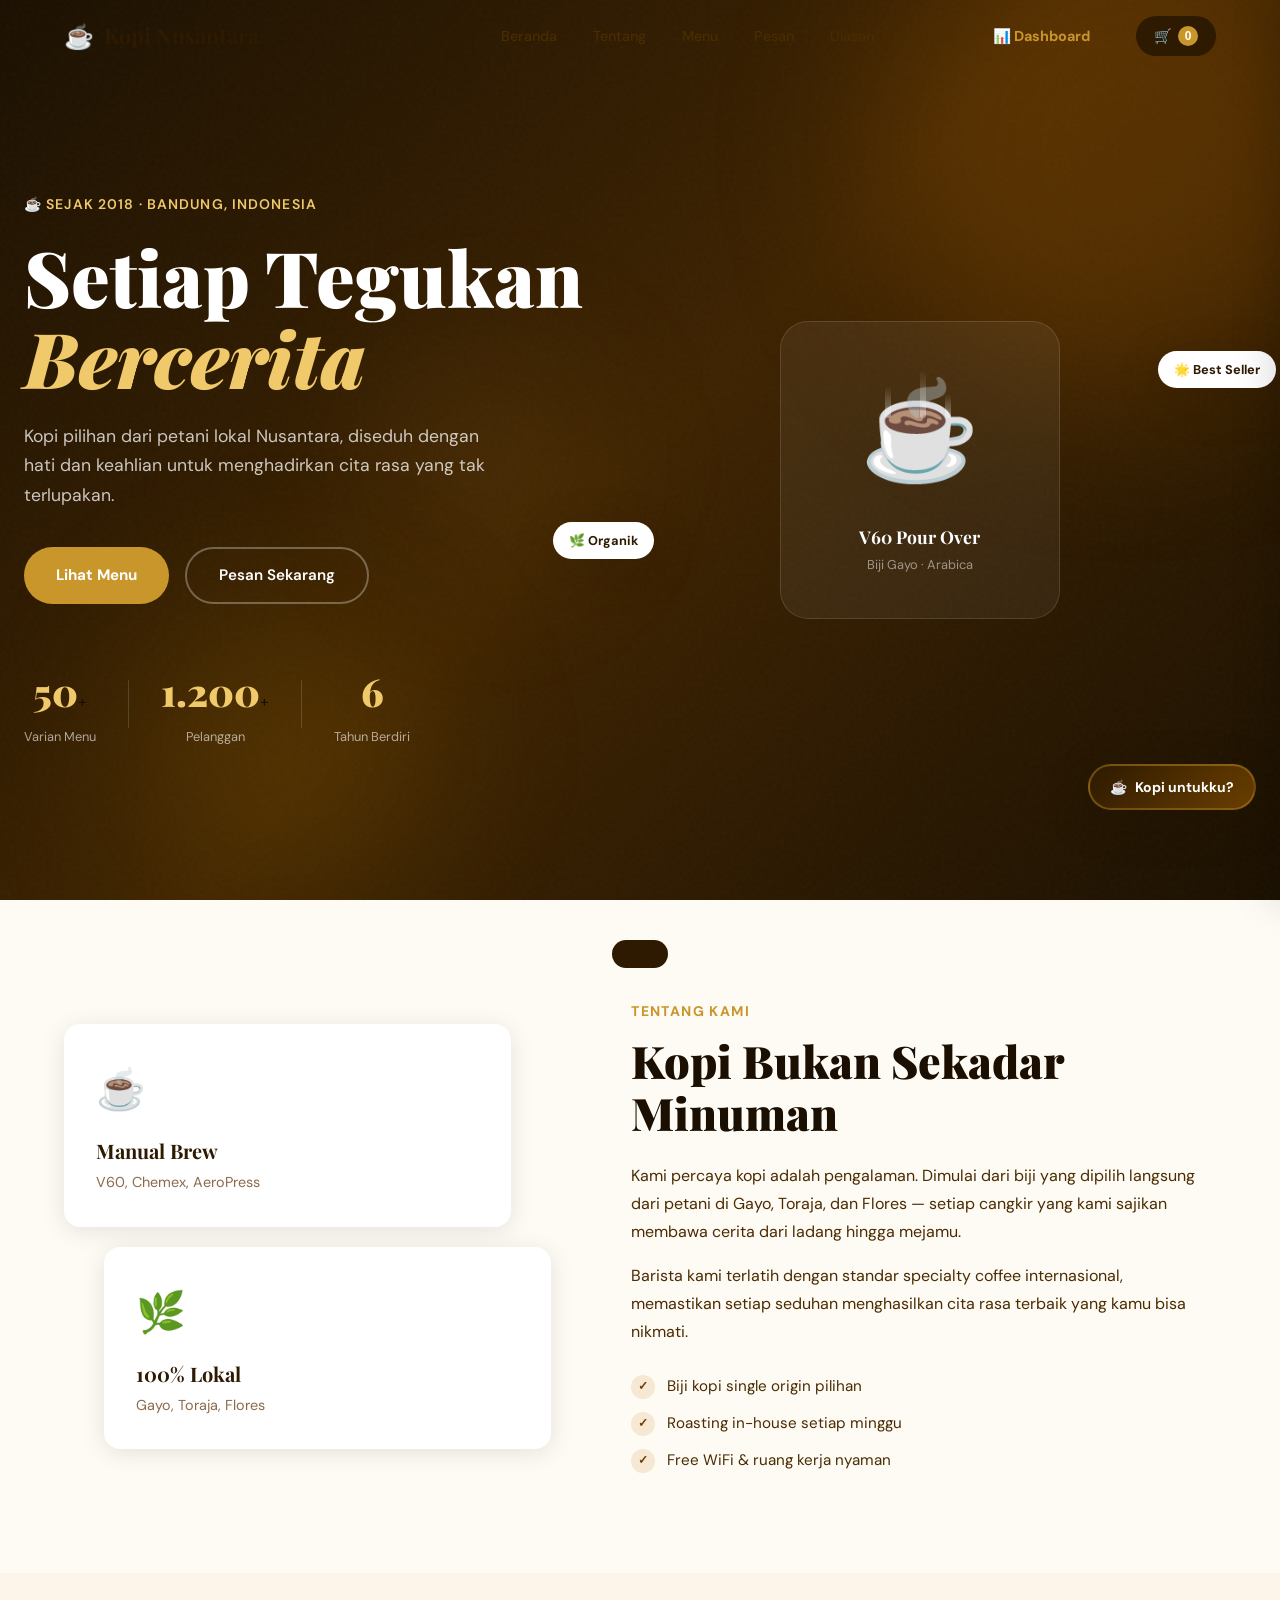
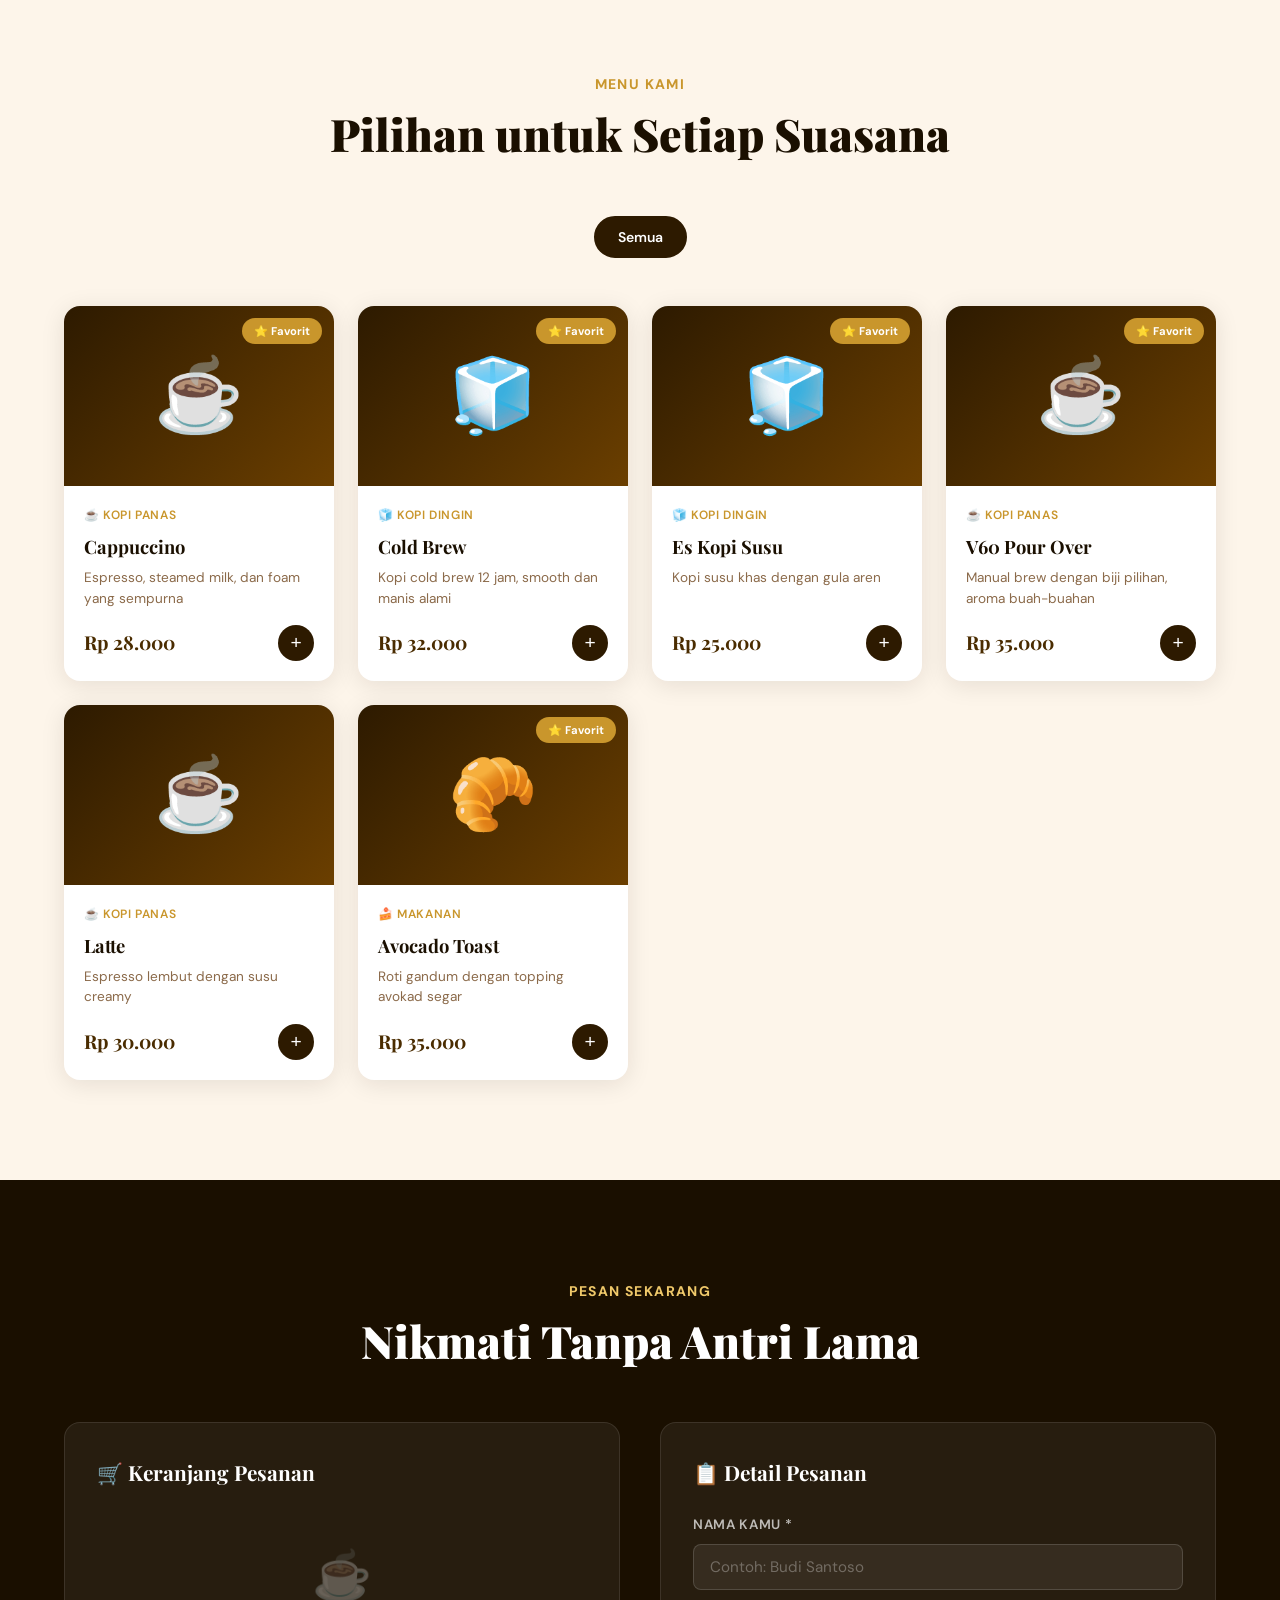
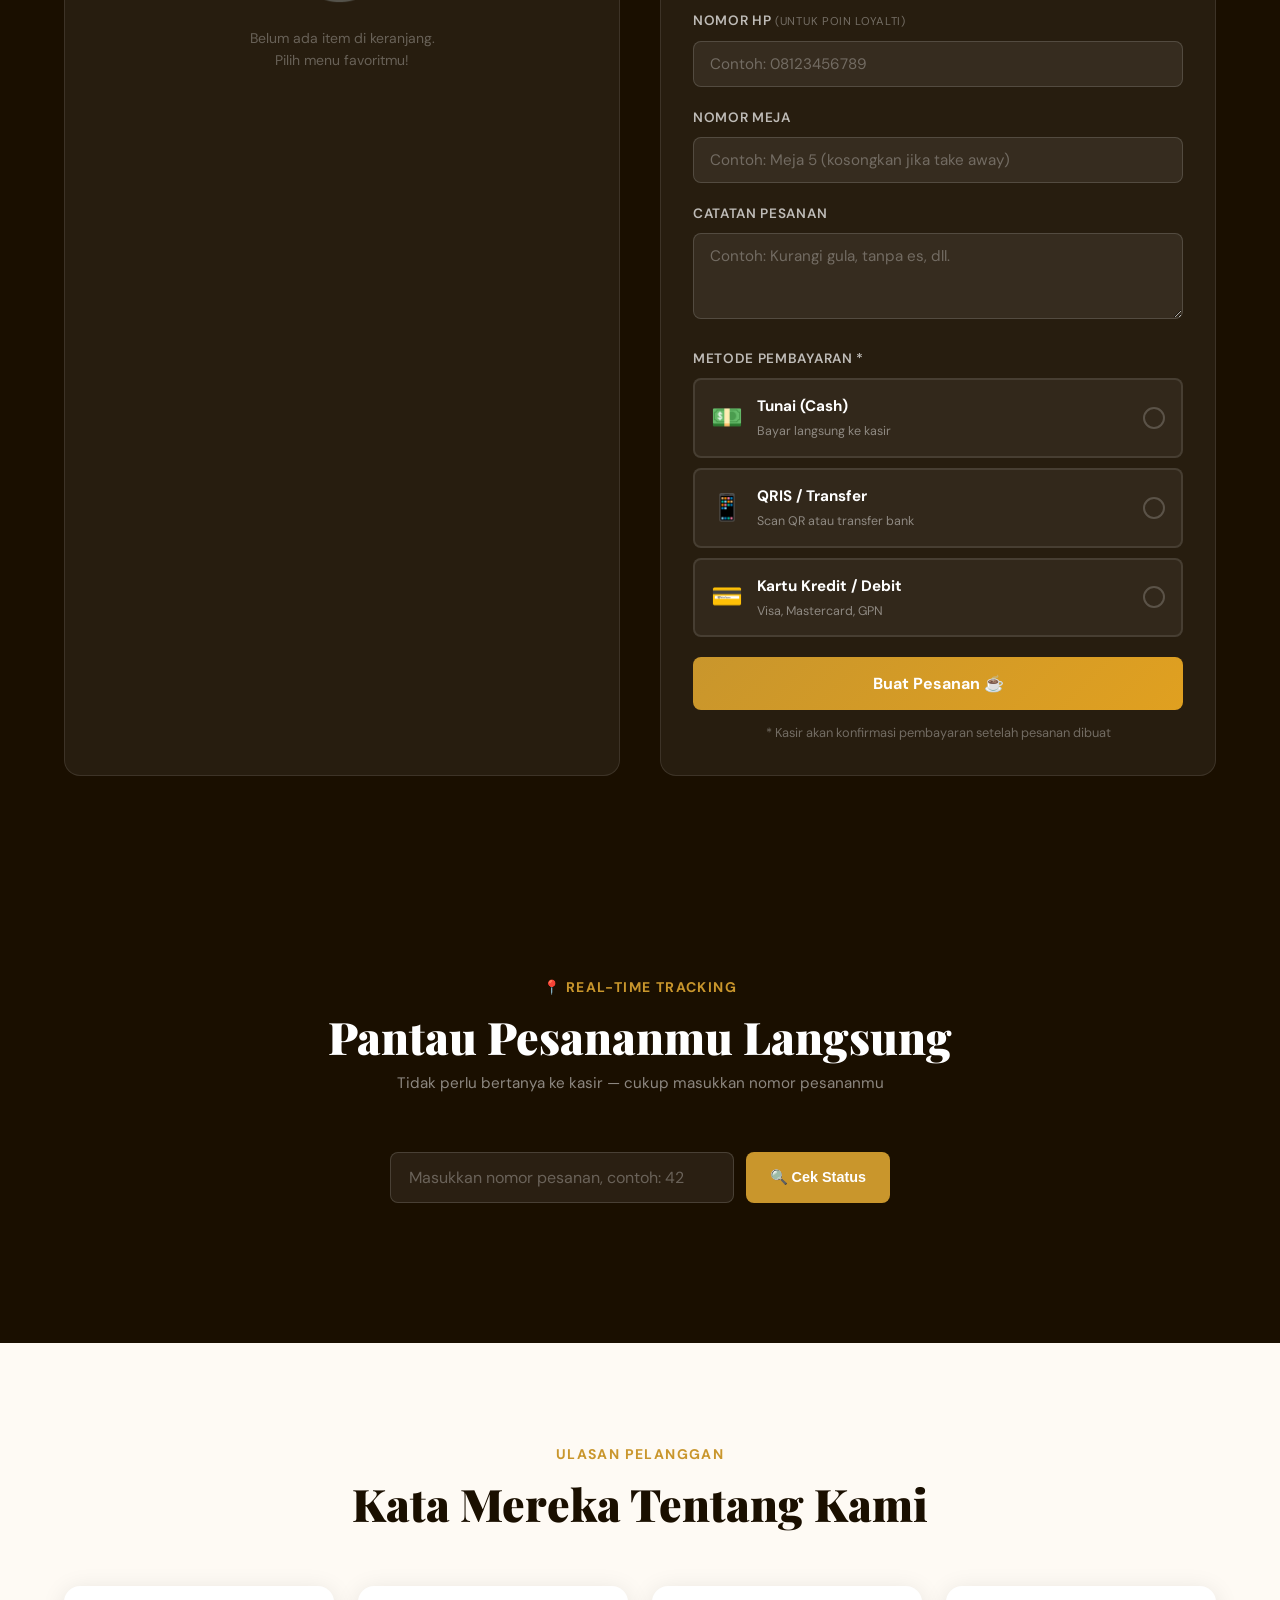
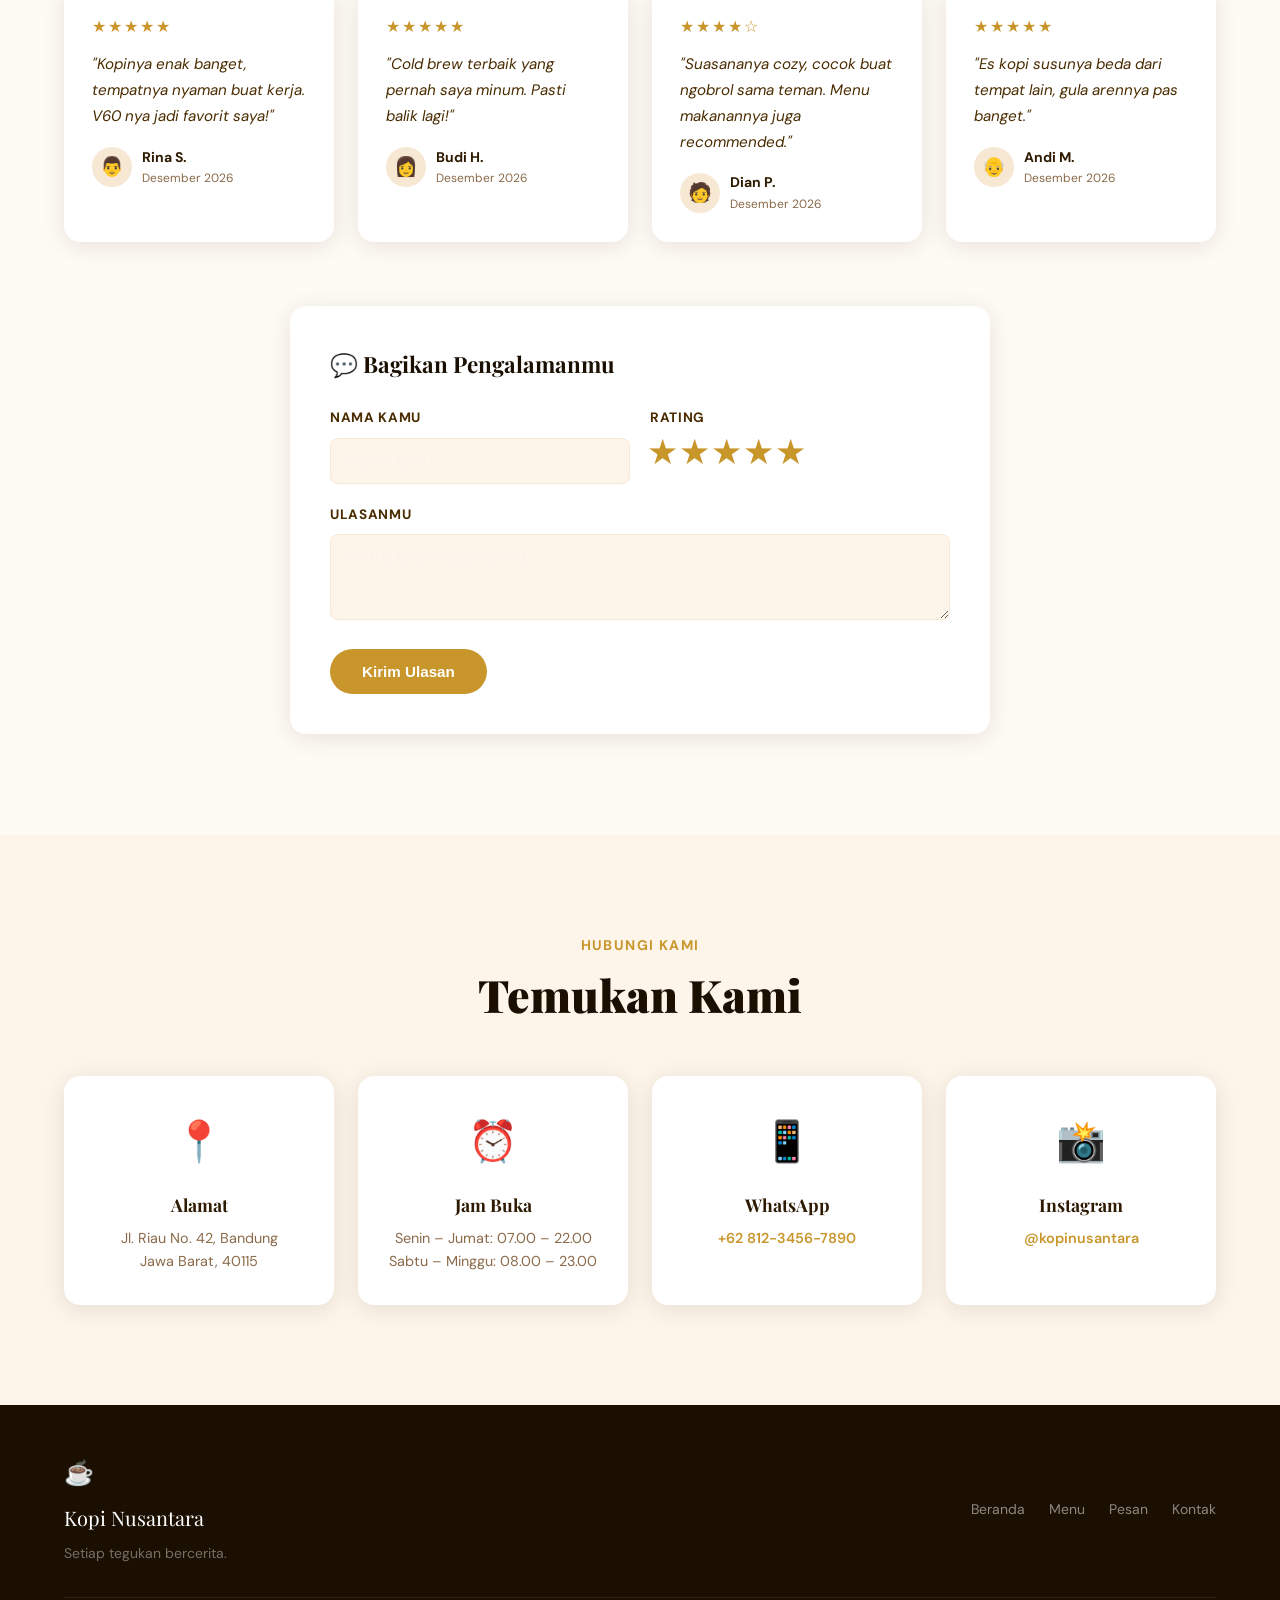
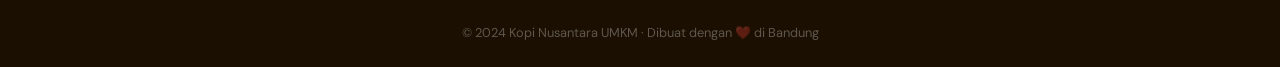
<file: index.html>
<!DOCTYPE html>
<html lang="id">
<head>
  <meta charset="UTF-8" />
  <meta name="viewport" content="width=device-width, initial-scale=1.0" />
  <title>Kopi Nusantara — Setiap Tegukan Bercerita</title>
  <link rel="preconnect" href="https://fonts.googleapis.com" />
  <link rel="preconnect" href="https://fonts.gstatic.com" crossorigin />
  <link href="https://fonts.googleapis.com/css2?family=Playfair+Display:ital,wght@0,400;0,700;0,900;1,400&family=DM+Sans:wght@300;400;500;600&display=swap" rel="stylesheet" />
  <link rel="stylesheet" href="style.css" />
</head>
<body>

  <!-- NAVBAR -->
  <nav class="navbar" id="navbar">
    <div class="nav-container">
      <div class="nav-logo">
        <span class="logo-icon">☕</span>
        <span class="logo-text">Kopi Nusantara</span>
      </div>
      <ul class="nav-links" id="navLinks">
        <li><a href="#home">Beranda</a></li>
        <li><a href="#about">Tentang</a></li>
        <li><a href="#menu">Menu</a></li>
        <li><a href="#order">Pesan</a></li>
        <li><a href="#testimonial">Ulasan</a></li>
        <li><a href="#contact">Kontak</a></li>
        <li><a href="dashboard.html" style="color:var(--gold);font-weight:700">📊 Dashboard</a></li>
      </ul>
      <button class="cart-btn" id="cartBtn" onclick="toggleCart()">
        🛒 <span class="cart-count" id="cartCount">0</span>
      </button>
      <button class="loyalty-nav-btn" id="loyaltyNavBtn" onclick="openLoyaltyPanel()" title="Poin Loyalti Kamu" style="display:none">
        <span class="loyalty-icon">⭐</span>
        <span class="loyalty-nav-pts" id="loyaltyNavPts">0 poin</span>
      </button>
      <button class="hamburger" id="hamburger" onclick="toggleMenu()">
        <span></span><span></span><span></span>
      </button>
    </div>
  </nav>

  <!-- HERO SECTION -->
  <section class="hero" id="home">
    <div class="hero-bg">
      <div class="hero-grain"></div>
      <div class="hero-circle c1"></div>
      <div class="hero-circle c2"></div>
      <div class="hero-circle c3"></div>
    </div>
    <div class="hero-content">
      <p class="hero-eyebrow">☕ Sejak 2018 · Bandung, Indonesia</p>
      <h1 class="hero-title">
        Setiap Tegukan<br /><em>Bercerita</em>
      </h1>
      <p class="hero-desc">
        Kopi pilihan dari petani lokal Nusantara, diseduh dengan hati dan keahlian
        untuk menghadirkan cita rasa yang tak terlupakan.
      </p>
      <div class="hero-actions">
        <a href="#menu" class="btn-primary">Lihat Menu</a>
        <a href="#order" class="btn-secondary">Pesan Sekarang</a>
      </div>
      <div class="hero-stats">
        <div class="stat"><span class="stat-num" data-target="50">0</span><span>+</span><p>Varian Menu</p></div>
        <div class="stat-divider"></div>
        <div class="stat"><span class="stat-num" data-target="1200">0</span><span>+</span><p>Pelanggan</p></div>
        <div class="stat-divider"></div>
        <div class="stat"><span class="stat-num" data-target="6">0</span><span></span><p>Tahun Berdiri</p></div>
      </div>
    </div>
    <div class="hero-visual">
      <div class="coffee-card">
        <div class="coffee-img-wrap">
          <div class="coffee-emoji">☕</div>
          <div class="steam s1"></div>
          <div class="steam s2"></div>
          <div class="steam s3"></div>
        </div>
        <div class="coffee-tag">
          <strong>V60 Pour Over</strong>
          <span>Biji Gayo · Arabica</span>
        </div>
      </div>
      <div class="float-badge badge-1">🌟 Best Seller</div>
      <div class="float-badge badge-2">🌿 Organik</div>
    </div>
  </section>

  <!-- ABOUT SECTION -->
  <section class="about" id="about">
    <div class="container">
      <div class="about-grid">
        <div class="about-visual">
          <div class="about-card main-card">
            <div class="about-icon-big">☕</div>
            <h3>Manual Brew</h3>
            <p>V60, Chemex, AeroPress</p>
          </div>
          <div class="about-card side-card">
            <div class="about-icon-big">🌿</div>
            <h3>100% Lokal</h3>
            <p>Gayo, Toraja, Flores</p>
          </div>
        </div>
        <div class="about-content">
          <p class="section-eyebrow">Tentang Kami</p>
          <h2 class="section-title">Kopi Bukan Sekadar Minuman</h2>
          <p class="about-text">
            Kami percaya kopi adalah pengalaman. Dimulai dari biji yang dipilih langsung dari
            petani di Gayo, Toraja, dan Flores — setiap cangkir yang kami sajikan membawa
            cerita dari ladang hingga mejamu.
          </p>
          <p class="about-text">
            Barista kami terlatih dengan standar specialty coffee internasional,
            memastikan setiap seduhan menghasilkan cita rasa terbaik yang kamu bisa nikmati.
          </p>
          <div class="about-features">
            <div class="feature-item">
              <span class="feature-icon">✓</span>
              <span>Biji kopi single origin pilihan</span>
            </div>
            <div class="feature-item">
              <span class="feature-icon">✓</span>
              <span>Roasting in-house setiap minggu</span>
            </div>
            <div class="feature-item">
              <span class="feature-icon">✓</span>
              <span>Free WiFi & ruang kerja nyaman</span>
            </div>
          </div>
        </div>
      </div>
    </div>
  </section>

  <!-- MENU SECTION -->
  <section class="menu-section" id="menu">
    <div class="container">
      <div class="section-header">
        <p class="section-eyebrow">Menu Kami</p>
        <h2 class="section-title">Pilihan untuk Setiap Suasana</h2>
      </div>
      <div class="category-tabs" id="categoryTabs">
        <button class="tab-btn active" data-id="all">Semua</button>
        <!-- kategori dari API akan diload di sini -->
      </div>
      <div class="menu-grid" id="menuGrid">
        <!-- menu dari API -->
        <div class="menu-loading">
          <div class="spinner"></div>
          <p>Memuat menu...</p>
        </div>
      </div>
    </div>
  </section>

  <!-- ORDER SECTION -->
  <section class="order-section" id="order">
    <div class="container">
      <div class="section-header light">
        <p class="section-eyebrow">Pesan Sekarang</p>
        <h2 class="section-title">Nikmati Tanpa Antri Lama</h2>
      </div>
      <div class="order-grid">
        <div class="cart-panel">
          <h3>🛒 Keranjang Pesanan</h3>
          <div class="cart-items" id="cartItems">
            <div class="cart-empty">
              <span>☕</span>
              <p>Belum ada item di keranjang.<br />Pilih menu favoritmu!</p>
            </div>
          </div>
          <div class="cart-total" id="cartTotal" style="display:none">
            <div class="total-row">
              <span>Subtotal</span>
              <span id="subtotalVal">Rp 0</span>
            </div>
            <div class="total-row">
              <span>PPN (10%)</span>
              <span id="taxVal">Rp 0</span>
            </div>
            <div class="total-row grand">
              <span>Total</span>
              <span id="grandTotalVal">Rp 0</span>
            </div>
          </div>
        </div>
        <div class="form-panel">
          <h3>📋 Detail Pesanan</h3>
          <div class="order-form" id="orderForm">
            <div class="form-group">
              <label for="customerName">Nama Kamu *</label>
              <input type="text" id="customerName" placeholder="Contoh: Budi Santoso" />
            </div>
            <div class="form-group">
              <label for="customerPhone">Nomor HP <small style="opacity:0.5;font-weight:400">(untuk poin loyalti)</small></label>
              <div class="phone-input-wrap">
                <input type="tel" id="customerPhone" placeholder="Contoh: 08123456789" oninput="checkLoyalty()" />
                <div class="loyalty-badge-inline" id="loyaltyBadgeInline" style="display:none"></div>
              </div>
            </div>
            <div class="redeem-panel" id="redeemPanel" style="display:none">
              <div class="redeem-inner">
                <span class="redeem-icon">⭐</span>
                <div class="redeem-info">
                  <strong id="redeemPoints">0 poin tersedia</strong>
                  <span id="redeemTier">Bronze Member</span>
                </div>
                <button class="redeem-btn" id="redeemBtn" onclick="toggleRedeem()">Tukar Poin</button>
              </div>
              <div class="redeem-slider-wrap" id="redeemSliderWrap" style="display:none">
                <label>Tukar <strong id="sliderPtsLabel">0</strong> poin = Diskon <strong id="sliderDiscLabel">Rp 0</strong></label>
                <input type="range" id="redeemSlider" min="0" max="0" step="100" value="0" oninput="updateRedeemSlider()" />
                <button class="btn-apply-redeem" onclick="applyRedeem()">Terapkan Diskon</button>
              </div>
            </div>
            <div class="form-group">
              <label for="tableNumber">Nomor Meja</label>
              <input type="text" id="tableNumber" placeholder="Contoh: Meja 5 (kosongkan jika take away)" />
            </div>
            <div class="form-group">
              <label for="orderNote">Catatan Pesanan</label>
              <textarea id="orderNote" rows="3" placeholder="Contoh: Kurangi gula, tanpa es, dll."></textarea>
            </div>

            <!-- PAYMENT METHOD -->
            <div class="form-group">
              <label>Metode Pembayaran *</label>
              <div class="payment-methods">
                <div class="payment-option" data-method="cash" onclick="selectPayment('cash')">
                  <div class="payment-icon">💵</div>
                  <div class="payment-info"><strong>Tunai (Cash)</strong><span>Bayar langsung ke kasir</span></div>
                  <div class="payment-check">✓</div>
                </div>
                <div class="payment-option" data-method="qris" onclick="selectPayment('qris')">
                  <div class="payment-icon">📱</div>
                  <div class="payment-info"><strong>QRIS / Transfer</strong><span>Scan QR atau transfer bank</span></div>
                  <div class="payment-check">✓</div>
                </div>
                <div class="payment-option" data-method="card" onclick="selectPayment('card')">
                  <div class="payment-icon">💳</div>
                  <div class="payment-info"><strong>Kartu Kredit / Debit</strong><span>Visa, Mastercard, GPN</span></div>
                  <div class="payment-check">✓</div>
                </div>
              </div>
            </div>

            <!-- QRIS DETAIL -->
            <div class="payment-detail" id="qrisDetail" style="display:none">
              <div class="qris-box">
                <p class="qris-label">Scan QR Code di bawah ini</p>
                <div class="qris-img">
                  <div class="qris-placeholder">
                    <div class="qr-grid"></div>
                    <span>QRIS</span>
                    <small>Kopi Nusantara</small>
                  </div>
                </div>
                <p class="qris-note">atau transfer ke <strong>BCA 1234567890</strong> a/n Kopi Nusantara</p>
                <div class="form-group" style="margin-top:12px;margin-bottom:0">
                  <label for="transferProof">Upload Bukti Transfer (opsional)</label>
                  <input type="file" id="transferProof" accept="image/*" class="file-input" />
                </div>
              </div>
            </div>

            <!-- CARD DETAIL -->
            <div class="payment-detail" id="cardDetail" style="display:none">
              <div class="card-info-box">
                <div class="card-icon-row">
                  <span class="card-brand visa">VISA</span>
                  <span class="card-brand mc">MC</span>
                  <span class="card-brand gpn">GPN</span>
                </div>
                <p>Mesin EDC tersedia di kasir. Tunjukkan nomor pesanan kamu saat melakukan pembayaran.</p>
              </div>
            </div>

            <input type="hidden" id="paymentMethod" value="" />

            <button class="btn-order" id="submitOrderBtn" onclick="submitOrder()">
              Buat Pesanan ☕
            </button>
            <p class="order-note">* Kasir akan konfirmasi pembayaran setelah pesanan dibuat</p>
          </div>
        </div>
      </div>
    </div>
  </section>

  <!-- ORDER TRACKER SECTION -->
  <section class="tracker-section" id="tracker">
    <div class="container">
      <div class="section-header">
        <p class="section-eyebrow">📍 Real-Time Tracking</p>
        <h2 class="section-title">Pantau Pesananmu Langsung</h2>
        <p class="tracker-subtitle">Tidak perlu bertanya ke kasir — cukup masukkan nomor pesananmu</p>
      </div>
      <div class="tracker-lookup">
        <div class="tracker-input-wrap">
          <input type="number" id="trackOrderId" placeholder="Masukkan nomor pesanan, contoh: 42" min="1" />
          <button class="btn-track" onclick="trackOrder()">🔍 Cek Status</button>
        </div>
      </div>
      <div class="tracker-result" id="trackerResult" style="display:none">
        <div class="tracker-card">
          <div class="tracker-header">
            <div class="tracker-order-info">
              <span class="tracker-order-id" id="trackerId">#0000</span>
              <span class="tracker-customer" id="trackerCustomer">-</span>
            </div>
            <div class="tracker-current-status">
              <span class="tracker-status-icon" id="trackerIcon">☕</span>
              <span class="tracker-status-msg" id="trackerMsg">-</span>
              <span class="tracker-eta" id="trackerEta">-</span>
            </div>
          </div>
          <div class="tracker-timeline" id="trackerTimeline"></div>
          <div class="tracker-items" id="trackerItems"></div>
        </div>
      </div>
    </div>
  </section>

  <!-- TESTIMONIAL SECTION -->
  <section class="testimonial-section" id="testimonial">
    <div class="container">
      <div class="section-header">
        <p class="section-eyebrow">Ulasan Pelanggan</p>
        <h2 class="section-title">Kata Mereka Tentang Kami</h2>
      </div>
      <div class="testimonial-grid" id="testimonialGrid">
        <div class="menu-loading"><div class="spinner"></div></div>
      </div>
      <div class="testimonial-form-wrap">
        <h3>💬 Bagikan Pengalamanmu</h3>
        <div class="testimonial-form">
          <div class="form-row">
            <div class="form-group">
              <label>Nama Kamu</label>
              <input type="text" id="testName" placeholder="Nama kamu" />
            </div>
            <div class="form-group">
              <label>Rating</label>
              <div class="star-rating" id="starRating">
                <span class="star" data-val="1">★</span>
                <span class="star" data-val="2">★</span>
                <span class="star" data-val="3">★</span>
                <span class="star" data-val="4">★</span>
                <span class="star" data-val="5">★</span>
              </div>
              <input type="hidden" id="ratingVal" value="5" />
            </div>
          </div>
          <div class="form-group">
            <label>Ulasanmu</label>
            <textarea id="testMessage" rows="3" placeholder="Ceritakan pengalamanmu..."></textarea>
          </div>
          <button class="btn-primary" onclick="submitTestimonial()">Kirim Ulasan</button>
        </div>
      </div>
    </div>
  </section>

  <!-- CONTACT SECTION -->
  <section class="contact-section" id="contact">
    <div class="container">
      <div class="section-header">
        <p class="section-eyebrow">Hubungi Kami</p>
        <h2 class="section-title">Temukan Kami</h2>
      </div>
      <div class="contact-grid">
        <div class="contact-card">
          <div class="contact-icon">📍</div>
          <h4>Alamat</h4>
          <p>Jl. Riau No. 42, Bandung<br />Jawa Barat, 40115</p>
        </div>
        <div class="contact-card">
          <div class="contact-icon">⏰</div>
          <h4>Jam Buka</h4>
          <p>Senin – Jumat: 07.00 – 22.00<br />Sabtu – Minggu: 08.00 – 23.00</p>
        </div>
        <div class="contact-card">
          <div class="contact-icon">📱</div>
          <h4>WhatsApp</h4>
          <p><a href="https://wa.me/6281234567890" target="_blank">+62 812-3456-7890</a></p>
        </div>
        <div class="contact-card">
          <div class="contact-icon">📸</div>
          <h4>Instagram</h4>
          <p><a href="https://instagram.com/kopinusantara" target="_blank">@kopinusantara</a></p>
        </div>
      </div>
    </div>
  </section>

  <!-- FOOTER -->
  <footer class="footer">
    <div class="container">
      <div class="footer-content">
        <div class="footer-brand">
          <span class="logo-icon">☕</span>
          <span class="logo-text">Kopi Nusantara</span>
          <p>Setiap tegukan bercerita.</p>
        </div>
        <div class="footer-links">
          <a href="#home">Beranda</a>
          <a href="#menu">Menu</a>
          <a href="#order">Pesan</a>
          <a href="#contact">Kontak</a>
        </div>
      </div>
      <div class="footer-bottom">
        <p>© 2024 Kopi Nusantara UMKM · Dibuat dengan ❤️ di Bandung</p>
      </div>
    </div>
  </footer>

  <!-- CART SIDEBAR -->
  <div class="cart-sidebar" id="cartSidebar">
    <div class="cart-sidebar-header">
      <h3>🛒 Keranjang</h3>
      <button onclick="toggleCart()">✕</button>
    </div>
    <div class="cart-sidebar-items" id="sidebarItems"></div>
    <div class="cart-sidebar-footer">
      <p>Total: <strong id="sidebarTotal">Rp 0</strong></p>
      <a href="#order" class="btn-primary" onclick="toggleCart()">Lanjut Pesan</a>
    </div>
  </div>
  <div class="cart-overlay" id="cartOverlay" onclick="toggleCart()"></div>

  <!-- TOAST NOTIFICATION -->
  <div class="toast" id="toast"></div>

  <!-- ORDER SUCCESS MODAL -->
  <div class="modal-overlay" id="modalOverlay" style="display:none">
    <div class="modal">
      <div class="modal-icon" id="modalIcon">🎉</div>
      <h3 id="modalTitle">Pesanan Berhasil!</h3>
      <p id="modalMessage">Pesananmu sedang diproses oleh barista kami.</p>
      <div class="modal-payment-info" id="modalPaymentInfo" style="display:none">
        <div class="modal-payment-badge" id="modalPaymentBadge"></div>
        <div class="modal-payment-detail" id="modalPaymentDetail"></div>
      </div>
      <div class="modal-order-id" id="modalOrderId" style="display:none">
        <span>Nomor Pesanan</span>
        <strong id="modalOrderNum">#0000</strong>
      </div>
      <button class="btn-primary" onclick="closeModal()">Oke, Makasih! ☕</button>
    </div>
  </div>

  <!-- LOYALTY PANEL -->
  <div class="modal-overlay" id="loyaltyOverlay" style="display:none" onclick="closeLoyaltyPanel()">
    <div class="loyalty-modal" onclick="event.stopPropagation()">
      <div class="loyalty-modal-header">
        <h3>⭐ Loyalti Kamu</h3>
        <button onclick="closeLoyaltyPanel()">✕</button>
      </div>
      <div class="loyalty-modal-body" id="loyaltyModalBody">
        <div class="loyalty-tier-card" id="ltCard">
          <div class="lt-tier-badge" id="ltTierBadge">🥉 Bronze</div>
          <div class="lt-points" id="ltPoints">0</div>
          <div class="lt-points-label">Total Poin</div>
          <div class="lt-progress-wrap">
            <div class="lt-progress-bar"><div class="lt-progress-fill" id="ltProgressFill" style="width:0%"></div></div>
            <span id="ltProgressLabel">0 poin lagi ke Silver</span>
          </div>
        </div>
        <div class="lt-perks">
          <h4>Keuntungan Member</h4>
          <div class="lt-perk-list">
            <div class="lt-perk active"><span>🥉</span><div><strong>Bronze</strong><p>1 poin per Rp 1.000</p></div></div>
            <div class="lt-perk" id="ltPerkSilver"><span>🥈</span><div><strong>Silver (500 poin)</strong><p>1.5x poin + diskon 5%</p></div></div>
            <div class="lt-perk" id="ltPerkGold"><span>🥇</span><div><strong>Gold (1500 poin)</strong><p>2x poin + diskon 10%</p></div></div>
            <div class="lt-perk" id="ltPerkPlatinum"><span>💎</span><div><strong>Platinum (4000 poin)</strong><p>3x poin + diskon 15%</p></div></div>
          </div>
        </div>
        <div class="lt-history" id="ltHistory"></div>
      </div>
    </div>
  </div>

  <!-- PERSONA QUIZ MODAL -->
  <div class="modal-overlay" id="quizOverlay" style="display:none">
    <div class="quiz-modal">
      <div class="quiz-header">
        <h3>☕ Kopi Persona Quiz</h3>
        <p>Jawab 3 pertanyaan, kami rekomendasikan kopi terbaikmu</p>
        <button class="quiz-close" onclick="closeQuiz()">✕</button>
      </div>
      <div class="quiz-body" id="quizBody"></div>
    </div>
  </div>

  <!-- QUIZ TRIGGER BUTTON (floating) -->
  <button class="quiz-float-btn" onclick="openQuiz()" title="Cari kopi yang cocok buat kamu!">
    ☕ <span>Kopi untukku?</span>
  </button>

  <script src="app.js"></script>
</body>
</html>
</file>
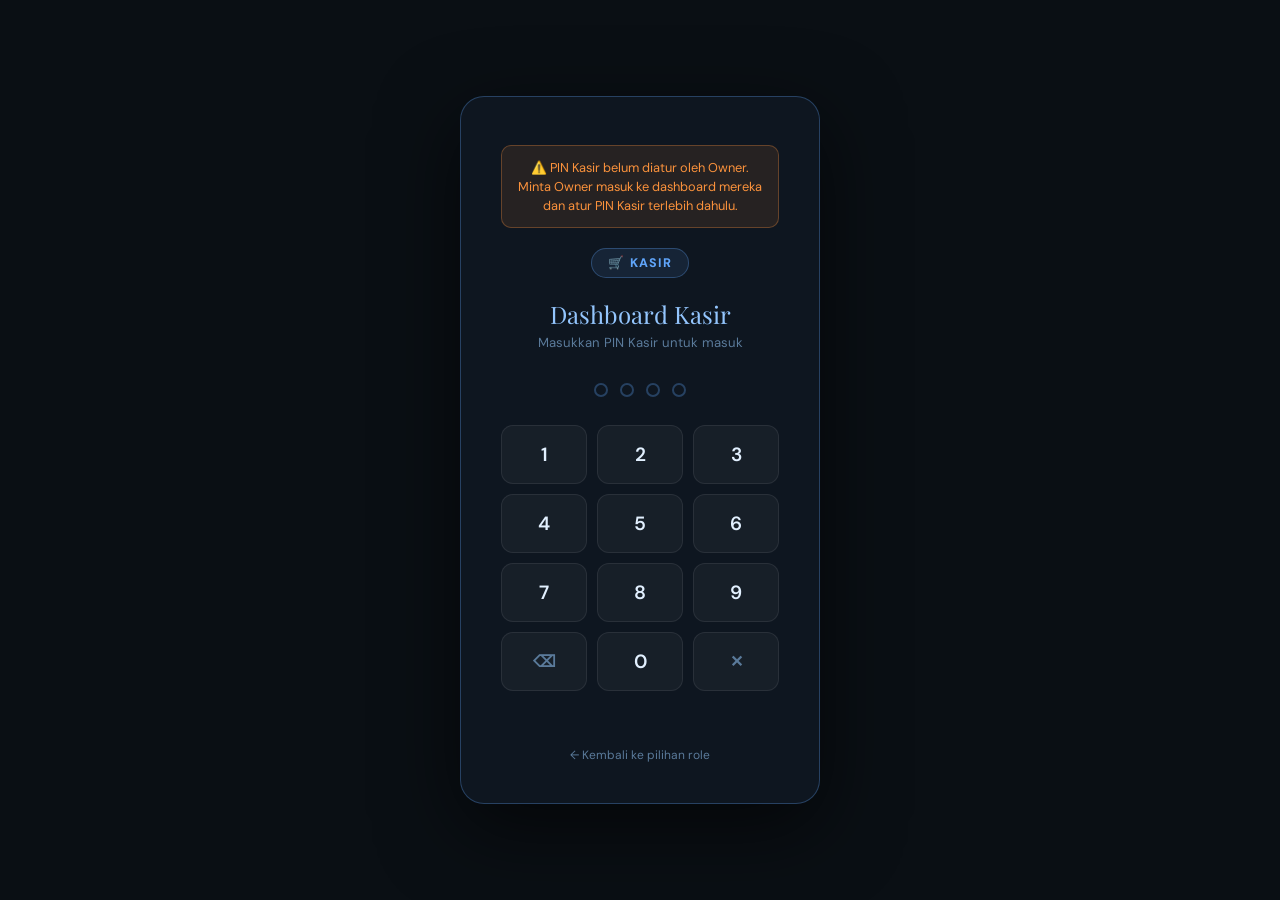
<file: dashboard-kasir.html>
<!DOCTYPE html>
<html lang="id">
<head>
  <meta charset="UTF-8" />
  <meta name="viewport" content="width=device-width, initial-scale=1.0" />
  <title>Kopi Nusantara — Kasir Dashboard</title>
  <link href="https://fonts.googleapis.com/css2?family=Playfair+Display:wght@700;900&family=DM+Sans:wght@300;400;500;600;700&display=swap" rel="stylesheet" />
  <style>
    :root {
      --bg:#0a0f14; --card:#0e1620; --card2:#131e2b; --border:rgba(96,165,250,0.15);
      --blue:#60a5fa; --blue-light:#93c5fd; --blue-dim:rgba(96,165,250,0.1);
      --gold:#c9962c; --gold-light:#f0c96a;
      --green:#4ade80; --red:#f87171; --orange:#fb923c; --purple:#c084fc;
      --text:#e2f0ff; --muted:#5a7a9a; --muted2:#3d5a73;
      --font:'DM Sans',sans-serif; --display:'Playfair Display',serif;
      --radius:16px; --radius-sm:10px; --shadow:0 4px 24px rgba(0,0,0,0.5);
      --transition:0.25s cubic-bezier(0.4,0,0.2,1);
    }
    *, *::before, *::after { box-sizing:border-box; margin:0; padding:0; }
    html { scroll-behavior:smooth; }
    body { background:var(--bg); color:var(--text); font-family:var(--font); display:flex; min-height:100vh; overflow-x:hidden; }

    /* ── LOCK SCREEN ── */
    #lockScreen { position:fixed; inset:0; z-index:9999; background:var(--bg); display:flex; align-items:center; justify-content:center; font-family:var(--font); }
    .lock-card { background:var(--card); border:1px solid rgba(96,165,250,0.3); border-radius:24px; padding:48px 40px 40px; width:360px; text-align:center; box-shadow:0 24px 80px rgba(0,0,0,0.6); animation:lockPop 0.5s cubic-bezier(0.34,1.56,0.64,1) both; }
    @keyframes lockPop { from{opacity:0;transform:scale(0.85) translateY(24px)} to{opacity:1;transform:scale(1) translateY(0)} }
    .lock-role-badge { display:inline-flex; align-items:center; gap:6px; background:rgba(96,165,250,0.1); border:1px solid rgba(96,165,250,0.3); color:var(--blue); padding:6px 16px; border-radius:50px; font-size:0.78rem; font-weight:800; text-transform:uppercase; letter-spacing:0.1em; margin-bottom:20px; }
    .lock-title { font-family:var(--display); font-size:1.5rem; color:var(--blue-light); margin-bottom:4px; }
    .lock-sub { color:var(--muted); font-size:0.82rem; margin-bottom:32px; }
    .pin-dots { display:flex; justify-content:center; gap:12px; margin-bottom:28px; }
    .pin-dot { width:14px; height:14px; border-radius:50%; border:2px solid rgba(96,165,250,0.3); background:transparent; transition:all 0.2s ease; }
    .pin-dot.filled { background:var(--blue); border-color:var(--blue); box-shadow:0 0 10px rgba(96,165,250,0.5); transform:scale(1.2); }
    .pin-dot.error { border-color:var(--red); background:var(--red); animation:shake 0.4s ease; }
    @keyframes shake { 0%,100%{transform:translateX(0)} 20%{transform:translateX(-6px)} 40%{transform:translateX(6px)} 60%{transform:translateX(-4px)} 80%{transform:translateX(4px)} }
    .pin-numpad { display:grid; grid-template-columns:repeat(3,1fr); gap:10px; margin-bottom:16px; }
    .pin-key { background:rgba(255,255,255,0.04); border:1px solid rgba(255,255,255,0.08); border-radius:12px; color:var(--text); font-size:1.2rem; font-weight:600; padding:16px; cursor:pointer; transition:all 0.15s ease; font-family:var(--font); user-select:none; }
    .pin-key:hover { background:rgba(96,165,250,0.1); border-color:rgba(96,165,250,0.3); color:var(--blue-light); }
    .pin-key:active { transform:scale(0.93); }
    .pin-key.del { font-size:1rem; color:var(--muted); }
    .pin-key.del:hover { color:var(--red); }
    .pin-key.zero { grid-column:2; }
    .lock-error { color:var(--red); font-size:0.8rem; height:20px; margin-top:4px; }
    .lock-attempts { color:var(--muted); font-size:0.72rem; margin-top:6px; }
    .lock-locked { color:var(--orange); font-size:0.82rem; font-weight:600; margin-top:12px; }
    .lock-back { display:block; color:var(--muted); font-size:0.75rem; margin-top:20px; cursor:pointer; text-decoration:none; transition:color 0.2s; }
    .lock-back:hover { color:var(--blue); }
    .lock-no-pin { background:rgba(251,146,60,0.1); border:1px solid rgba(251,146,60,0.3); border-radius:10px; padding:12px 16px; margin-bottom:20px; color:var(--orange); font-size:0.8rem; line-height:1.5; }

    /* ── SIDEBAR ── */
    .sidebar { width:220px; flex-shrink:0; background:#070d14; border-right:1px solid var(--border); display:flex; flex-direction:column; position:fixed; top:0; left:0; bottom:0; z-index:100; }
    .sidebar-logo { padding:24px 20px 18px; border-bottom:1px solid var(--border); display:flex; align-items:center; gap:10px; }
    .logo-icon { font-size:1.4rem; }
    .logo-text { font-family:var(--display); font-size:1rem; color:var(--blue-light); }
    .logo-sub { font-size:0.65rem; color:var(--muted); display:block; }
    .role-pill { display:inline-flex; align-items:center; gap:5px; background:rgba(96,165,250,0.1); border:1px solid rgba(96,165,250,0.25); color:var(--blue); padding:3px 10px; border-radius:50px; font-size:0.65rem; font-weight:800; text-transform:uppercase; letter-spacing:0.08em; margin-top:6px; }
    .sidebar-nav { padding:14px 10px; flex:1; }
    .nav-label { font-size:0.6rem; font-weight:700; text-transform:uppercase; letter-spacing:0.12em; color:var(--muted2); padding:10px 10px 5px; }
    .nav-item { display:flex; align-items:center; gap:10px; padding:10px 12px; border-radius:var(--radius-sm); color:var(--muted); font-size:0.875rem; font-weight:500; cursor:pointer; transition:var(--transition); margin-bottom:2px; border:none; background:none; width:100%; text-align:left; font-family:var(--font); }
    .nav-item:hover { background:var(--blue-dim); color:var(--blue-light); }
    .nav-item.active { background:var(--blue-dim); color:var(--blue-light); }
    .nav-icon { font-size:1.1rem; width:22px; text-align:center; }
    .nav-badge { margin-left:auto; background:var(--red); color:white; font-size:0.65rem; font-weight:800; min-width:18px; height:18px; border-radius:50px; display:flex; align-items:center; justify-content:center; padding:0 5px; }
    .sidebar-footer { padding:16px 20px; border-top:1px solid var(--border); display:flex; align-items:center; gap:10px; }
    .user-avatar { width:36px; height:36px; border-radius:50%; background:var(--blue-dim); border:2px solid rgba(96,165,250,0.3); display:flex; align-items:center; justify-content:center; font-size:1.1rem; }
    .user-name { font-size:0.82rem; font-weight:600; color:var(--text); }
    .user-role { font-size:0.7rem; color:var(--blue); }

    /* ── MAIN ── */
    .main { margin-left:220px; flex:1; display:flex; flex-direction:column; min-height:100vh; }
    .topbar { position:sticky; top:0; z-index:50; background:rgba(10,15,20,0.88); backdrop-filter:blur(16px); border-bottom:1px solid var(--border); padding:14px 28px; display:flex; align-items:center; gap:14px; }
    .topbar-title { font-family:var(--display); font-size:1.2rem; color:var(--text); flex:1; }
    .topbar-time { color:var(--muted); font-size:0.82rem; }
    .live-pill { display:flex; align-items:center; gap:6px; background:rgba(74,222,128,0.08); border:1px solid rgba(74,222,128,0.2); padding:6px 14px; border-radius:50px; font-size:0.78rem; font-weight:700; color:var(--green); }
    .live-dot { width:8px; height:8px; background:var(--green); border-radius:50%; animation:pulse 1.5s ease infinite; }
    .refresh-btn { background:var(--blue-dim); border:1px solid var(--border); color:var(--blue); padding:8px 14px; border-radius:var(--radius-sm); font-size:0.8rem; font-weight:600; cursor:pointer; transition:var(--transition); font-family:var(--font); display:flex; align-items:center; gap:6px; }
    .refresh-btn:hover { background:var(--blue); color:#000; }
    .content { padding:28px; flex:1; }

    /* ── SHIFT STATS ── */
    .shift-bar { display:grid; grid-template-columns:repeat(auto-fill,minmax(160px,1fr)); gap:12px; margin-bottom:24px; }
    .shift-stat { background:var(--card); border:1px solid var(--border); border-radius:var(--radius-sm); padding:16px 18px; }
    .shift-stat:hover { border-color:var(--blue); }
    .shift-label { font-size:0.72rem; font-weight:700; color:var(--muted); text-transform:uppercase; letter-spacing:0.07em; margin-bottom:8px; }
    .shift-val { font-family:var(--display); font-size:1.6rem; font-weight:900; color:var(--text); }
    .shift-val.blue { color:var(--blue-light); }
    .shift-val.green { color:var(--green); }
    .shift-val.orange { color:var(--orange); }

    /* ── ORDER BOARD ── */
    .board-header { display:flex; align-items:center; justify-content:space-between; margin-bottom:20px; }
    .board-title { font-family:var(--display); font-size:1.2rem; color:var(--text); }
    .filter-tabs { display:flex; gap:6px; }
    .filter-tab { background:var(--card2); border:1px solid var(--border); color:var(--muted); padding:6px 14px; border-radius:50px; font-size:0.75rem; font-weight:600; cursor:pointer; transition:var(--transition); font-family:var(--font); }
    .filter-tab.active { background:var(--blue); border-color:var(--blue); color:#000; }

    .orders-board { display:grid; grid-template-columns:repeat(auto-fill,minmax(260px,1fr)); gap:16px; }

    .order-ticket { background:var(--card); border:1px solid var(--border); border-radius:var(--radius); overflow:hidden; transition:var(--transition); }
    .order-ticket:hover { border-color:var(--blue); transform:translateY(-2px); }

    .ticket-head { padding:14px 16px; display:flex; align-items:center; justify-content:space-between; }
    .ticket-head.pending  { background:rgba(251,146,60,0.08); border-bottom:1px solid rgba(251,146,60,0.15); }
    .ticket-head.preparing{ background:rgba(96,165,250,0.08); border-bottom:1px solid rgba(96,165,250,0.15); }
    .ticket-head.ready    { background:rgba(74,222,128,0.08); border-bottom:1px solid rgba(74,222,128,0.15); }

    .ticket-num { font-family:var(--display); font-size:1.3rem; font-weight:900; }
    .ticket-num.pending   { color:var(--orange); }
    .ticket-num.preparing { color:var(--blue-light); }
    .ticket-num.ready     { color:var(--green); }

    .ticket-badge { padding:4px 10px; border-radius:50px; font-size:0.68rem; font-weight:800; text-transform:uppercase; letter-spacing:0.05em; }
    .ticket-badge.pending  { background:rgba(251,146,60,0.12); color:var(--orange); }
    .ticket-badge.preparing{ background:rgba(96,165,250,0.12); color:var(--blue-light); }
    .ticket-badge.ready    { background:rgba(74,222,128,0.12); color:var(--green); }

    .ticket-body { padding:14px 16px; }
    .ticket-customer { font-weight:700; font-size:0.9rem; color:var(--text); margin-bottom:3px; }
    .ticket-meta { font-size:0.75rem; color:var(--muted); margin-bottom:10px; }
    .ticket-items { font-size:0.8rem; color:var(--text); line-height:1.6; background:rgba(255,255,255,0.03); padding:8px 10px; border-radius:var(--radius-sm); margin-bottom:4px; }

    .ticket-foot { display:flex; align-items:center; justify-content:space-between; padding:12px 16px; border-top:1px solid var(--border); gap:8px; flex-wrap:wrap; }
    .ticket-total { font-family:var(--display); font-size:1rem; font-weight:700; color:var(--gold-light); }
    .ticket-pay { font-size:0.7rem; color:var(--muted); margin-top:2px; }
    .ticket-actions { display:flex; gap:6px; flex-wrap:wrap; }

    .tbtn { padding:7px 13px; border-radius:var(--radius-sm); font-size:0.75rem; font-weight:700; border:none; cursor:pointer; transition:var(--transition); font-family:var(--font); }
    .tbtn.process { background:var(--blue); color:#000; }
    .tbtn.process:hover { background:var(--blue-light); }
    .tbtn.ready { background:rgba(74,222,128,0.12); color:var(--green); border:1px solid rgba(74,222,128,0.3); }
    .tbtn.ready:hover { background:var(--green); color:#000; }
    .tbtn.done { background:rgba(255,255,255,0.05); color:var(--muted); border:1px solid var(--border); }
    .tbtn.done:hover { background:rgba(255,255,255,0.1); color:var(--text); }
    .tbtn.pay { background:rgba(201,150,44,0.15); color:var(--gold); border:1px solid rgba(201,150,44,0.3); }
    .tbtn.pay:hover { background:var(--gold); color:#000; }

    .no-orders { grid-column:1/-1; text-align:center; padding:80px 0; color:var(--muted); }
    .no-orders-icon { font-size:3rem; margin-bottom:12px; }

    /* ── TOAST ── */
    .toast { position:fixed; bottom:24px; right:24px; background:var(--card2); border:1px solid var(--border); color:var(--text); padding:12px 20px; border-radius:var(--radius-sm); font-size:0.875rem; z-index:3000; transform:translateY(80px); transition:transform 0.3s ease; box-shadow:var(--shadow); }
    .toast.show { transform:translateY(0); }

    @keyframes pulse { 0%,100%{opacity:1} 50%{opacity:0.4} }
    @keyframes spin { to{transform:rotate(360deg)} }
    @keyframes fadeUp { from{opacity:0;transform:translateY(16px)} to{opacity:1;transform:translateY(0)} }
    .anim { animation:fadeUp 0.35s ease both; }
    .spinning { animation:spin 0.7s linear infinite; }

    @media(max-width:800px){ .sidebar{width:60px} .logo-text,.logo-sub,.role-pill,.nav-item span:not(.nav-icon),.nav-label,.nav-badge,.user-name,.user-role{display:none} .main{margin-left:60px} }
  </style>
</head>
<body>

<!-- ══════════════════ LOCK SCREEN ══════════════════ -->
<div id="lockScreen">
  <div class="lock-card">
    <div id="noPinWarning" class="lock-no-pin" style="display:none">
      ⚠️ PIN Kasir belum diatur oleh Owner. Minta Owner masuk ke dashboard mereka dan atur PIN Kasir terlebih dahulu.
    </div>
    <div class="lock-role-badge">🛒 Kasir</div>
    <div class="lock-title">Dashboard Kasir</div>
    <div class="lock-sub">Masukkan PIN Kasir untuk masuk</div>
    <div class="pin-dots">
      <div class="pin-dot" id="d0"></div><div class="pin-dot" id="d1"></div>
      <div class="pin-dot" id="d2"></div><div class="pin-dot" id="d3"></div>
    </div>
    <div class="pin-numpad">
      <button class="pin-key" onclick="kIn('1')">1</button><button class="pin-key" onclick="kIn('2')">2</button><button class="pin-key" onclick="kIn('3')">3</button>
      <button class="pin-key" onclick="kIn('4')">4</button><button class="pin-key" onclick="kIn('5')">5</button><button class="pin-key" onclick="kIn('6')">6</button>
      <button class="pin-key" onclick="kIn('7')">7</button><button class="pin-key" onclick="kIn('8')">8</button><button class="pin-key" onclick="kIn('9')">9</button>
      <button class="pin-key del" onclick="kDel()">⌫</button><button class="pin-key zero" onclick="kIn('0')">0</button><button class="pin-key del" onclick="kClr()">✕</button>
    </div>
    <div class="lock-error" id="lockErr"></div>
    <div class="lock-attempts" id="lockTry"></div>
    <div class="lock-locked" id="lockMsg" style="display:none"></div>
    <a class="lock-back" href="dashboard.html">← Kembali ke pilihan role</a>
  </div>
</div>

<!-- ══════════════════ SIDEBAR ══════════════════ -->
<aside class="sidebar">
  <div class="sidebar-logo">
    <span class="logo-icon">🛒</span>
    <div>
      <span class="logo-text">Kopi Nusantara</span>
      <span class="logo-sub">Kasir Panel</span>
      <span class="role-pill">🛒 Kasir</span>
    </div>
  </div>
  <nav class="sidebar-nav">
    <div class="nav-label">Pesanan</div>
    <button class="nav-item active" id="nv-live"><span class="nav-icon">📋</span><span>Live Orders</span><span class="nav-badge" id="pendBadge" style="display:none">0</span></button>
    <div class="nav-label">Info</div>
    <button class="nav-item" onclick="window.open('index.html')"><span class="nav-icon">🌐</span><span>Website</span></button>
    <button class="nav-item" onclick="logout()"><span class="nav-icon">🚪</span><span>Logout</span></button>
  </nav>
  <div class="sidebar-footer">
    <div class="user-avatar">🛒</div>
    <div><div class="user-name">Kasir</div><div class="user-role">Order Access</div></div>
  </div>
</aside>

<!-- ══════════════════ MAIN ══════════════════ -->
<main class="main">
  <div class="topbar">
    <div class="topbar-title">🛒 Live Orders</div>
    <div class="live-pill"><span class="live-dot"></span>Auto-refresh 15d</div>
    <div class="topbar-time" id="clock">--:--</div>
    <button class="refresh-btn" onclick="loadOrders()"><span id="rfIcon">🔄</span> Refresh</button>
  </div>

  <div class="content">
    <!-- Shift stats bar -->
    <div class="shift-bar">
      <div class="shift-stat"><div class="shift-label">⏳ Antrian</div><div class="shift-val orange" id="sPending">—</div></div>
      <div class="shift-stat"><div class="shift-label">☕ Diproses</div><div class="shift-val blue" id="sPreparing">—</div></div>
      <div class="shift-stat"><div class="shift-label">🔔 Siap Ambil</div><div class="shift-val green" id="sReady">—</div></div>
      <div class="shift-stat"><div class="shift-label">✅ Selesai Hari Ini</div><div class="shift-val" id="sDone">—</div></div>
      <div class="shift-stat"><div class="shift-label">💰 Revenue Shift</div><div class="shift-val" id="sRevenue">—</div></div>
    </div>

    <!-- Order board -->
    <div class="board-header">
      <div class="board-title">Pesanan Masuk</div>
      <div class="filter-tabs">
        <button class="filter-tab active" onclick="filterOrders('all',this)">Semua</button>
        <button class="filter-tab" onclick="filterOrders('pending',this)">⏳ Pending</button>
        <button class="filter-tab" onclick="filterOrders('preparing',this)">☕ Diproses</button>
        <button class="filter-tab" onclick="filterOrders('ready',this)">🔔 Siap</button>
      </div>
    </div>
    <div class="orders-board" id="ordersBoard">
      <div class="no-orders"><div class="no-orders-icon">⏳</div><p>Memuat pesanan...</p></div>
    </div>
  </div>
</main>

<div class="toast" id="toast"></div>

<script>
  const API = 'http://localhost:3000/api';
  const PIN_KASIR_KEY = 'kopi_pin_kasir';
  const SESSION_KEY   = 'kopi_session_kasir';
  const ATTEMPTS_KEY  = 'kopi_atm_kasir';
  const LOCKOUT_KEY   = 'kopi_lock_kasir';
  const MAX_ATM = 5, LOCK_MIN = 5;

  let buf = '', locked = false;
  let allOrders = [], activeFilter = 'all';
  let autoRefresh;

  // ── AUTH ──────────────────────────────────────────
  (function init() {
    // Check if kasir PIN has been set by owner
    const hasPin = localStorage.getItem(PIN_KASIR_KEY);
    if (!hasPin) {
      document.getElementById('noPinWarning').style.display = 'block';
    }
    if (sessionStorage.getItem(SESSION_KEY) === 'ok') {
      document.getElementById('lockScreen').style.display = 'none';
      onEnter(); return;
    }
    checkLock();
  })();

  function getPin() { return localStorage.getItem(PIN_KASIR_KEY); }

  function checkLock() {
    const until = localStorage.getItem(LOCKOUT_KEY);
    if (!until) return;
    const rem = Math.ceil((+until - Date.now()) / 60000);
    if (rem > 0) { setLocked(rem); setTimeout(checkLock, 60000); }
    else { localStorage.removeItem(LOCKOUT_KEY); localStorage.removeItem(ATTEMPTS_KEY); }
  }

  function setLocked(min) {
    locked = true;
    document.querySelectorAll('.pin-key').forEach(k => k.disabled = true);
    document.getElementById('lockMsg').style.display = 'block';
    document.getElementById('lockMsg').textContent = `🔒 Dikunci ${min} menit lagi`;
  }

  function kIn(d) {
    if (locked || buf.length >= 4) return;
    buf += d; updateDots();
    if (buf.length === 4) setTimeout(checkPin, 200);
  }
  function kDel() { buf = buf.slice(0,-1); updateDots(); }
  function kClr() { buf=''; updateDots(); document.getElementById('lockErr').textContent=''; }

  function updateDots(err=false) {
    for(let i=0;i<4;i++){
      const d=document.getElementById('d'+i);
      d.className='pin-dot';
      if(i<buf.length) d.classList.add('filled');
      if(err) d.classList.add('error');
    }
  }

  function checkPin() {
    const pin = getPin();
    if (!pin) {
      document.getElementById('lockErr').textContent = '⚠️ PIN belum diatur oleh Owner!';
      buf=''; updateDots(); return;
    }
    const atm = parseInt(localStorage.getItem(ATTEMPTS_KEY)||'0');
    if (buf === pin) {
      localStorage.removeItem(ATTEMPTS_KEY); localStorage.removeItem(LOCKOUT_KEY);
      sessionStorage.setItem(SESSION_KEY, 'ok');
      const ls = document.getElementById('lockScreen');
      ls.style.transition='opacity 0.4s ease'; ls.style.opacity='0';
      setTimeout(() => { ls.style.display='none'; onEnter(); }, 400);
    } else {
      const n = atm+1; localStorage.setItem(ATTEMPTS_KEY, n);
      updateDots(true);
      document.getElementById('lockErr').textContent = '❌ PIN salah!';
      if (n >= MAX_ATM) {
        localStorage.setItem(LOCKOUT_KEY, Date.now()+LOCK_MIN*60000);
        setLocked(LOCK_MIN);
      } else {
        document.getElementById('lockTry').textContent = `Sisa percobaan: ${MAX_ATM-n}`;
      }
      setTimeout(() => { buf=''; updateDots(); if(!locked) document.getElementById('lockErr').textContent=''; }, 700);
    }
  }

  document.addEventListener('keydown', e => {
    if (document.getElementById('lockScreen').style.display==='none') return;
    if (locked) return;
    if (e.key>='0'&&e.key<='9') kIn(e.key);
    if (e.key==='Backspace') kDel();
    if (e.key==='Escape') kClr();
  });

  function onEnter() {
    startClock();
    loadOrders();
    autoRefresh = setInterval(loadOrders, 15000);
  }

  function logout() {
    if (!confirm('Yakin logout?')) return;
    clearInterval(autoRefresh);
    sessionStorage.removeItem(SESSION_KEY);
    location.reload();
  }

  // ── CLOCK ──────────────────────────────────────────
  function startClock() {
    const tick = () => document.getElementById('clock').textContent = new Date().toLocaleTimeString('id-ID',{hour:'2-digit',minute:'2-digit',second:'2-digit'});
    tick(); setInterval(tick, 1000);
  }

  // ── ORDERS ─────────────────────────────────────────
  async function loadOrders() {
    const ic = document.getElementById('rfIcon');
    ic.classList.add('spinning');
    try {
      const {data} = await (await fetch(`${API}/dashboard/live-orders`)).json();
      allOrders = data || [];
    } catch {
      allOrders = getDemoOrders();
    }
    updateShiftStats();
    renderOrders();
    setTimeout(() => ic.classList.remove('spinning'), 500);
  }

  function getDemoOrders() {
    return [
      {id:42,customer_name:'Budi S.',table_number:'Meja 3',status:'preparing',payment_method:'cash',payment_status:'paid',total_amount:83000,items_text:'1x Cappuccino · 1x Avocado Toast',created_at:new Date(Date.now()-300000)},
      {id:43,customer_name:'Rina P.',table_number:null,status:'pending',payment_method:'qris',payment_status:'unpaid',total_amount:32000,items_text:'1x Cold Brew',created_at:new Date(Date.now()-60000)},
      {id:44,customer_name:'Dian A.',table_number:'Meja 7',status:'ready',payment_method:'card',payment_status:'paid',total_amount:58000,items_text:'2x Es Kopi Susu · 1x Banana Cake',created_at:new Date(Date.now()-900000)},
      {id:45,customer_name:'Andi M.',table_number:'Meja 2',status:'pending',payment_method:'cash',payment_status:'unpaid',total_amount:25000,items_text:'1x Es Kopi Susu',created_at:new Date(Date.now()-30000)},
    ];
  }

  function updateShiftStats() {
    const pending   = allOrders.filter(o=>o.status==='pending').length;
    const preparing = allOrders.filter(o=>o.status==='preparing').length;
    const ready     = allOrders.filter(o=>o.status==='ready').length;
    document.getElementById('sPending').textContent   = pending;
    document.getElementById('sPreparing').textContent = preparing;
    document.getElementById('sReady').textContent     = ready;

    const badge = document.getElementById('pendBadge');
    badge.textContent = pending;
    badge.style.display = pending > 0 ? 'flex' : 'none';

    // Fetch done count & revenue from API
    fetch(`${API}/dashboard/stats`).then(r=>r.json()).then(({data})=>{
      document.getElementById('sDone').textContent = data.today_orders || '—';
      document.getElementById('sRevenue').textContent = fmtRp(data.today_revenue);
    }).catch(()=>{
      document.getElementById('sDone').textContent = '—';
      document.getElementById('sRevenue').textContent = 'Rp —';
    });
  }

  function filterOrders(f, btn) {
    activeFilter = f;
    document.querySelectorAll('.filter-tab').forEach(b=>b.classList.remove('active'));
    btn.classList.add('active');
    renderOrders();
  }

  function renderOrders() {
    const filtered = activeFilter === 'all'
      ? allOrders
      : allOrders.filter(o=>o.status===activeFilter);

    if (!filtered || filtered.length === 0) {
      document.getElementById('ordersBoard').innerHTML = `
        <div class="no-orders">
          <div class="no-orders-icon">${activeFilter==='all'?'✅':'🔍'}</div>
          <p>${activeFilter==='all'?'Tidak ada pesanan aktif saat ini.':'Tidak ada pesanan dengan status ini.'}</p>
        </div>`;
      return;
    }

    const pmLb = {cash:'💵 Cash',qris:'📱 QRIS',card:'💳 Kartu'};
    document.getElementById('ordersBoard').innerHTML = filtered.map(o => `
      <div class="order-ticket anim">
        <div class="ticket-head ${o.status}">
          <div class="ticket-num ${o.status}">#${String(o.id).padStart(4,'0')}</div>
          <span class="ticket-badge ${o.status}">${statusLabel(o.status)}</span>
        </div>
        <div class="ticket-body">
          <div class="ticket-customer">${o.customer_name}</div>
          <div class="ticket-meta">${o.table_number||'🥡 Take Away'} · ${timeSince(o.created_at)}</div>
          <div class="ticket-items">${o.items_text||'-'}</div>
        </div>
        <div class="ticket-foot">
          <div>
            <div class="ticket-total">${fmtRp(o.total_amount)}</div>
            <div class="ticket-pay">${pmLb[o.payment_method]||'—'} · ${o.payment_status==='paid'?'✅ Lunas':'⏳ Belum bayar'}</div>
          </div>
          <div class="ticket-actions">
            ${o.status==='pending'   ? `<button class="tbtn process" onclick="updStatus(${o.id},'preparing')">☕ Proses</button>` : ''}
            ${o.status==='preparing' ? `<button class="tbtn ready"   onclick="updStatus(${o.id},'ready')">🔔 Siap</button>` : ''}
            ${o.status==='ready'     ? `<button class="tbtn done"    onclick="updStatus(${o.id},'done')">✅ Selesai</button>` : ''}
            ${o.payment_status==='unpaid' ? `<button class="tbtn pay" onclick="confPay(${o.id})">💳 Bayar</button>` : ''}
          </div>
        </div>
      </div>`).join('');
  }

  function statusLabel(s) {
    return {pending:'⏳ Pending',preparing:'☕ Diproses',ready:'🔔 Siap Ambil',done:'✅ Selesai'}[s]||s;
  }

  async function updStatus(id, status) {
    try {
      await fetch(`${API}/orders/${id}/status`, {
        method:'PATCH', headers:{'Content-Type':'application/json'},
        body:JSON.stringify({status})
      });
      toast(`✅ #${id} → ${statusLabel(status)}`);
      loadOrders();
    } catch {
      // demo mode: update locally
      const o = allOrders.find(x=>x.id===id);
      if(o) o.status = status;
      updateShiftStats();
      renderOrders();
      toast(`✅ Demo: #${id} → ${statusLabel(status)}`);
    }
  }

  async function confPay(id) {
    try {
      await fetch(`${API}/orders/${id}/payment`, {
        method:'PATCH', headers:{'Content-Type':'application/json'},
        body:JSON.stringify({payment_status:'paid'})
      });
      toast(`💳 Pembayaran #${id} dikonfirmasi!`);
      loadOrders();
    } catch {
      const o = allOrders.find(x=>x.id===id);
      if(o) o.payment_status = 'paid';
      renderOrders();
      toast(`💳 Demo: pembayaran #${id} dikonfirmasi`);
    }
  }

  // ── HELPERS ────────────────────────────────────────
  function fmtRp(n) { return 'Rp '+Math.round(Number(n)).toLocaleString('id-ID'); }

  function timeSince(date) {
    const diff = Math.floor((Date.now()-new Date(date))/1000);
    if (diff<60) return `${diff}d lalu`;
    if (diff<3600) return `${Math.floor(diff/60)}m lalu`;
    return `${Math.floor(diff/3600)}j lalu`;
  }

  let tTimer;
  function toast(msg) {
    const t=document.getElementById('toast');
    t.textContent=msg; t.classList.add('show');
    clearTimeout(tTimer); tTimer=setTimeout(()=>t.classList.remove('show'),3000);
  }
</script>
</body>
</html>
</file>
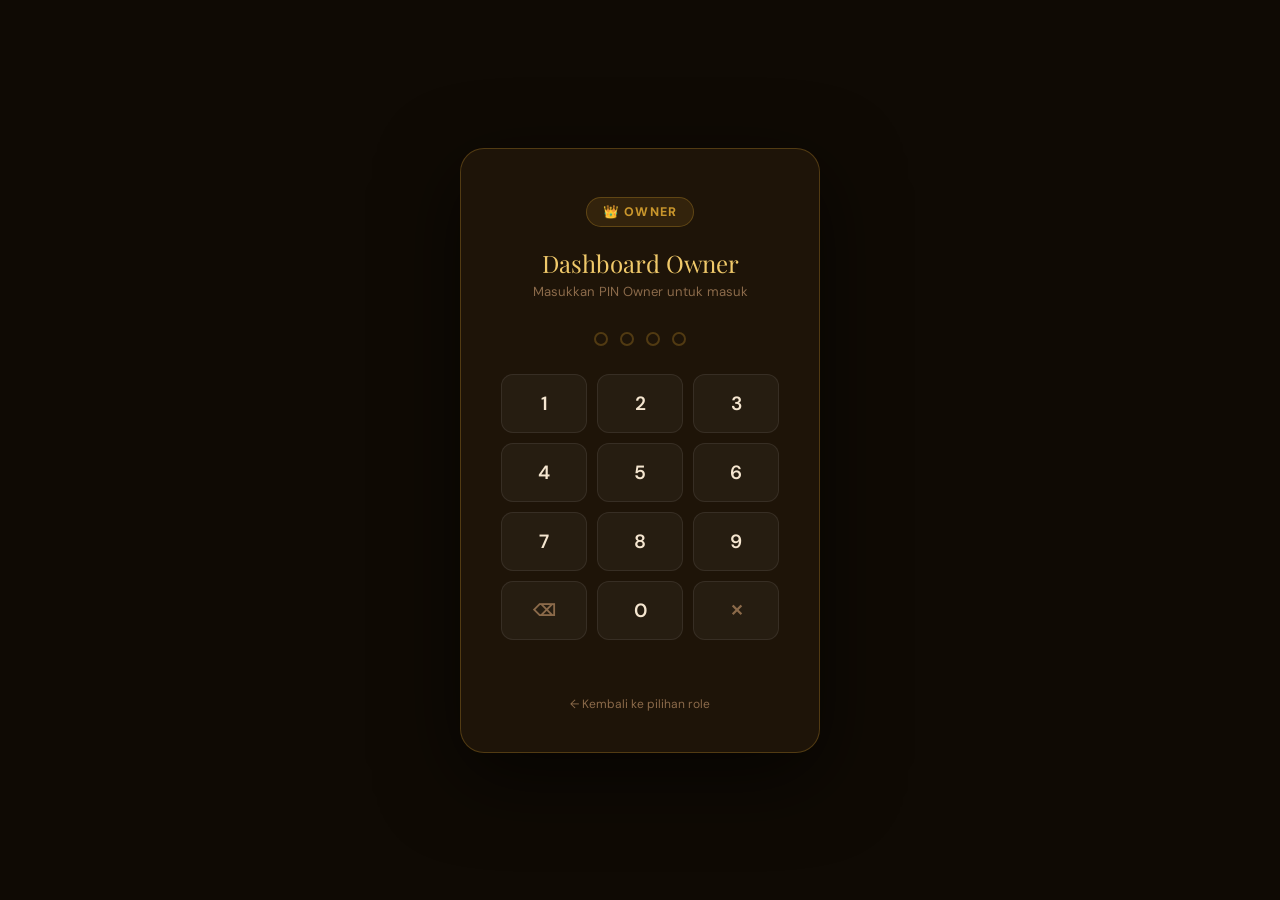
<file: dashboard-owner.html>
<!DOCTYPE html>
<html lang="id">
<head>
  <meta charset="UTF-8" />
  <meta name="viewport" content="width=device-width, initial-scale=1.0" />
  <title>Kopi Nusantara — Owner Dashboard</title>
  <link href="https://fonts.googleapis.com/css2?family=Playfair+Display:wght@700;900&family=DM+Sans:wght@300;400;500;600;700&display=swap" rel="stylesheet" />
  <style>
    :root {
      --bg:#0f0a04; --card:#1e1408; --card2:#261b0a; --border:rgba(201,150,44,0.15);
      --gold:#c9962c; --gold-light:#f0c96a; --gold-dim:rgba(201,150,44,0.12);
      --green:#4ade80; --blue:#60a5fa; --red:#f87171; --orange:#fb923c; --purple:#c084fc;
      --text:#f5e6d0; --muted:#8b6a4a; --muted2:#6b4f33;
      --font:'DM Sans',sans-serif; --display:'Playfair Display',serif;
      --radius:16px; --radius-sm:10px; --shadow:0 4px 24px rgba(0,0,0,0.4);
      --transition:0.25s cubic-bezier(0.4,0,0.2,1);
      /* Owner accent = gold */
      --accent:var(--gold); --accent-light:var(--gold-light); --accent-dim:var(--gold-dim);
    }
    *, *::before, *::after { box-sizing:border-box; margin:0; padding:0; }
    html { scroll-behavior:smooth; }
    body { background:var(--bg); color:var(--text); font-family:var(--font); display:flex; min-height:100vh; overflow-x:hidden; }

    /* ── LOCK SCREEN ── */
    #lockScreen {
      position:fixed; inset:0; z-index:9999; background:var(--bg);
      display:flex; align-items:center; justify-content:center; font-family:var(--font);
    }
    .lock-card {
      background:var(--card); border:1px solid rgba(201,150,44,0.3); border-radius:24px;
      padding:48px 40px 40px; width:360px; text-align:center;
      box-shadow:0 24px 80px rgba(0,0,0,0.6);
      animation:lockPop 0.5s cubic-bezier(0.34,1.56,0.64,1) both;
    }
    @keyframes lockPop { from{opacity:0;transform:scale(0.85) translateY(24px)} to{opacity:1;transform:scale(1) translateY(0)} }
    .lock-role-badge {
      display:inline-flex; align-items:center; gap:6px;
      background:rgba(201,150,44,0.12); border:1px solid rgba(201,150,44,0.3);
      color:var(--gold); padding:6px 16px; border-radius:50px;
      font-size:0.78rem; font-weight:800; text-transform:uppercase;
      letter-spacing:0.1em; margin-bottom:20px;
    }
    .lock-title { font-family:var(--display); font-size:1.5rem; color:var(--gold-light); margin-bottom:4px; }
    .lock-sub { color:var(--muted); font-size:0.82rem; margin-bottom:32px; }
    .pin-dots { display:flex; justify-content:center; gap:12px; margin-bottom:28px; }
    .pin-dot { width:14px; height:14px; border-radius:50%; border:2px solid rgba(201,150,44,0.3); background:transparent; transition:all 0.2s ease; }
    .pin-dot.filled { background:var(--gold); border-color:var(--gold); box-shadow:0 0 10px rgba(201,150,44,0.5); transform:scale(1.2); }
    .pin-dot.error { border-color:var(--red); background:var(--red); animation:shake 0.4s ease; }
    @keyframes shake { 0%,100%{transform:translateX(0)} 20%{transform:translateX(-6px)} 40%{transform:translateX(6px)} 60%{transform:translateX(-4px)} 80%{transform:translateX(4px)} }
    .pin-numpad { display:grid; grid-template-columns:repeat(3,1fr); gap:10px; margin-bottom:16px; }
    .pin-key { background:rgba(255,255,255,0.04); border:1px solid rgba(255,255,255,0.08); border-radius:12px; color:var(--text); font-size:1.2rem; font-weight:600; padding:16px; cursor:pointer; transition:all 0.15s ease; font-family:var(--font); user-select:none; }
    .pin-key:hover { background:rgba(201,150,44,0.12); border-color:rgba(201,150,44,0.3); color:var(--gold-light); }
    .pin-key:active { transform:scale(0.93); background:rgba(201,150,44,0.2); }
    .pin-key.del { font-size:1rem; color:var(--muted); }
    .pin-key.del:hover { color:var(--red); }
    .pin-key.zero { grid-column:2; }
    .lock-error { color:var(--red); font-size:0.8rem; height:20px; margin-top:4px; }
    .lock-attempts { color:var(--muted); font-size:0.72rem; margin-top:6px; }
    .lock-locked { color:var(--orange); font-size:0.82rem; font-weight:600; margin-top:12px; }
    .lock-back { display:block; color:var(--muted); font-size:0.75rem; margin-top:20px; cursor:pointer; text-decoration:none; transition:color 0.2s; }
    .lock-back:hover { color:var(--gold); }

    /* ── SIDEBAR ── */
    .sidebar { width:240px; flex-shrink:0; background:#120c02; border-right:1px solid var(--border); display:flex; flex-direction:column; position:fixed; top:0; left:0; bottom:0; z-index:100; }
    .sidebar-logo { padding:28px 24px 20px; border-bottom:1px solid var(--border); display:flex; align-items:center; gap:10px; }
    .logo-icon { font-size:1.6rem; }
    .logo-text { font-family:var(--display); font-size:1.1rem; color:var(--gold-light); }
    .logo-sub { font-size:0.68rem; color:var(--muted); display:block; }
    .role-pill { display:inline-flex; align-items:center; gap:5px; background:rgba(201,150,44,0.12); border:1px solid rgba(201,150,44,0.25); color:var(--gold); padding:3px 10px; border-radius:50px; font-size:0.65rem; font-weight:800; text-transform:uppercase; letter-spacing:0.08em; margin-top:6px; }
    .sidebar-nav { padding:16px 12px; flex:1; overflow-y:auto; }
    .nav-label { font-size:0.62rem; font-weight:700; text-transform:uppercase; letter-spacing:0.12em; color:var(--muted2); padding:12px 12px 6px; }
    .nav-item { display:flex; align-items:center; gap:10px; padding:10px 12px; border-radius:var(--radius-sm); color:var(--muted); font-size:0.875rem; font-weight:500; cursor:pointer; transition:var(--transition); margin-bottom:2px; border:none; background:none; width:100%; text-align:left; font-family:var(--font); }
    .nav-item:hover { background:var(--gold-dim); color:var(--gold-light); }
    .nav-item.active { background:var(--gold-dim); color:var(--gold-light); }
    .nav-icon { font-size:1.1rem; width:22px; text-align:center; }
    .sidebar-footer { padding:16px 24px; border-top:1px solid var(--border); display:flex; align-items:center; gap:10px; }
    .user-avatar { width:36px; height:36px; border-radius:50%; background:var(--gold-dim); border:2px solid rgba(201,150,44,0.3); display:flex; align-items:center; justify-content:center; font-size:1.1rem; }
    .user-name { font-size:0.82rem; font-weight:600; color:var(--text); }
    .user-role { font-size:0.7rem; color:var(--gold); }

    /* ── MAIN ── */
    .main { margin-left:240px; flex:1; display:flex; flex-direction:column; min-height:100vh; }
    .topbar { position:sticky; top:0; z-index:50; background:rgba(15,10,4,0.88); backdrop-filter:blur(16px); border-bottom:1px solid var(--border); padding:16px 32px; display:flex; align-items:center; gap:16px; }
    .topbar-title { font-family:var(--display); font-size:1.3rem; color:var(--text); flex:1; }
    .topbar-time { color:var(--muted); font-size:0.82rem; }
    .live-pill { display:flex; align-items:center; gap:6px; background:rgba(74,222,128,0.08); border:1px solid rgba(74,222,128,0.2); padding:6px 14px; border-radius:50px; font-size:0.78rem; font-weight:700; color:var(--green); }
    .live-dot { width:8px; height:8px; background:var(--green); border-radius:50%; animation:pulse 1.5s ease infinite; }
    .refresh-btn { background:var(--gold-dim); border:1px solid var(--border); color:var(--gold); padding:8px 16px; border-radius:var(--radius-sm); font-size:0.8rem; font-weight:600; cursor:pointer; transition:var(--transition); font-family:var(--font); display:flex; align-items:center; gap:6px; }
    .refresh-btn:hover { background:var(--gold); color:#000; }
    .content { padding:32px; flex:1; overflow-y:auto; }

    /* ── VIEWS ── */
    .view { display:none; }
    .view.active { display:block; }

    /* ── STAT CARDS ── */
    .stats-grid { display:grid; grid-template-columns:repeat(auto-fill,minmax(200px,1fr)); gap:16px; margin-bottom:28px; }
    .stat-card { background:var(--card); border:1px solid var(--border); border-radius:var(--radius); padding:20px 22px; transition:var(--transition); position:relative; overflow:hidden; }
    .stat-card:hover { border-color:var(--gold); transform:translateY(-2px); }
    .stat-label { font-size:0.75rem; font-weight:600; color:var(--muted); text-transform:uppercase; letter-spacing:0.08em; margin-bottom:10px; display:flex; align-items:center; gap:6px; }
    .stat-value { font-family:var(--display); font-size:2rem; font-weight:900; color:var(--text); line-height:1; margin-bottom:6px; }
    .stat-change { font-size:0.75rem; font-weight:600; }
    .stat-change.up { color:var(--green); }
    .stat-change.neutral { color:var(--muted); }

    /* ── PANELS ── */
    .panels-grid { display:grid; grid-template-columns:1.6fr 1fr; gap:20px; margin-bottom:28px; }
    .panel { background:var(--card); border:1px solid var(--border); border-radius:var(--radius); overflow:hidden; }
    .panel-header { display:flex; align-items:center; justify-content:space-between; padding:18px 22px; border-bottom:1px solid var(--border); }
    .panel-title { font-size:0.9rem; font-weight:700; color:var(--text); display:flex; align-items:center; gap:8px; }
    .panel-body { padding:20px 22px; }

    /* ── CHART ── */
    .chart-wrap { height:180px; display:flex; align-items:flex-end; gap:8px; }
    .chart-bar-wrap { flex:1; display:flex; flex-direction:column; align-items:center; gap:6px; height:100%; justify-content:flex-end; }
    .chart-bar { width:100%; background:linear-gradient(to top,var(--gold),var(--gold-light)); border-radius:6px 6px 0 0; min-height:4px; transition:height 0.8s cubic-bezier(0.34,1.56,0.64,1); position:relative; cursor:pointer; }
    .chart-bar:hover { background:linear-gradient(to top,var(--gold-light),#fff59d); }
    .chart-tooltip { position:absolute; bottom:110%; left:50%; transform:translateX(-50%); background:var(--card2); border:1px solid var(--border); border-radius:8px; padding:6px 10px; font-size:0.7rem; white-space:nowrap; color:var(--text); opacity:0; transition:opacity 0.2s; z-index:10; pointer-events:none; }
    .chart-bar:hover .chart-tooltip { opacity:1; }
    .chart-label { font-size:0.62rem; color:var(--muted); text-align:center; }

    /* ── TRENDING ── */
    .trending-list { display:flex; flex-direction:column; gap:10px; }
    .trending-item { display:flex; align-items:center; gap:12px; padding:10px 12px; border-radius:var(--radius-sm); background:rgba(255,255,255,0.02); transition:var(--transition); }
    .trending-item:hover { background:var(--gold-dim); }
    .t-rank { width:24px; height:24px; border-radius:50%; background:var(--card2); display:flex; align-items:center; justify-content:center; font-size:0.7rem; font-weight:800; color:var(--muted); flex-shrink:0; }
    .t-rank.top { background:var(--gold); color:#000; }
    .t-name { flex:1; font-size:0.875rem; font-weight:600; color:var(--text); }
    .t-sold { font-size:0.75rem; color:var(--muted); }
    .t-bar-wrap { width:80px; background:rgba(255,255,255,0.05); border-radius:50px; height:6px; overflow:hidden; }
    .t-bar { height:100%; background:var(--gold); border-radius:50px; transition:width 0.8s ease; }

    /* ── PAYMENT ── */
    .pb-item { display:flex; align-items:center; gap:12px; margin-bottom:12px; }
    .pb-label { font-size:0.82rem; color:var(--text); flex:1; }
    .pb-bar-wrap { flex:2; background:rgba(255,255,255,0.05); border-radius:50px; height:8px; overflow:hidden; }
    .pb-bar { height:100%; border-radius:50px; transition:width 0.8s ease; }
    .pb-bar.cash{background:var(--green)} .pb-bar.qris{background:var(--blue)} .pb-bar.card{background:var(--purple)}
    .pb-val { font-size:0.75rem; color:var(--muted); min-width:32px; text-align:right; }

    /* ── AI PANEL ── */
    .ai-panel { background:linear-gradient(135deg,#1a0f00,#2d1a00); border:1px solid rgba(201,150,44,0.25); border-radius:var(--radius); padding:24px; margin-bottom:28px; position:relative; overflow:hidden; }
    .ai-panel::before { content:'🤖'; position:absolute; right:20px; top:50%; transform:translateY(-50%); font-size:5rem; opacity:0.06; }
    .ai-title { font-family:var(--display); font-size:1.2rem; color:var(--gold-light); margin-bottom:6px; }
    .ai-desc { color:var(--muted); font-size:0.85rem; margin-bottom:20px; }
    .ai-grid { display:grid; grid-template-columns:repeat(auto-fill,minmax(200px,1fr)); gap:12px; }
    .ai-card { background:rgba(255,255,255,0.04); border:1px solid rgba(201,150,44,0.15); border-radius:var(--radius-sm); padding:14px 16px; transition:var(--transition); }
    .ai-card:hover { border-color:var(--gold); }
    .ai-card-name { font-weight:700; font-size:0.875rem; color:var(--text); margin-bottom:4px; }
    .ai-card-reason { font-size:0.75rem; color:var(--muted); margin-bottom:8px; }
    .ai-mood { font-size:0.68rem; background:rgba(201,150,44,0.1); color:var(--gold); padding:2px 8px; border-radius:50px; display:inline-block; }

    /* ── CHANGE PIN MODAL ── */
    .modal-bg { position:fixed; inset:0; z-index:8000; background:rgba(0,0,0,0.7); backdrop-filter:blur(8px); display:flex; align-items:center; justify-content:center; }
    .modal-card { background:var(--card2); border:1px solid var(--border); border-radius:20px; padding:36px 32px; width:340px; animation:lockPop 0.35s cubic-bezier(0.34,1.56,0.64,1) both; }
    .modal-card h3 { font-family:var(--display); font-size:1.2rem; color:var(--gold-light); margin-bottom:6px; }
    .modal-card p { color:var(--muted); font-size:0.8rem; margin-bottom:24px; }
    .field-group { margin-bottom:16px; }
    .field-group label { display:block; font-size:0.75rem; font-weight:700; color:var(--muted); text-transform:uppercase; letter-spacing:0.08em; margin-bottom:8px; }
    .field-group input { width:100%; background:rgba(255,255,255,0.05); border:1.5px solid rgba(255,255,255,0.1); border-radius:10px; color:var(--text); padding:12px 16px; font-size:1.2rem; font-family:var(--font); letter-spacing:0.3em; text-align:center; transition:all 0.2s; }
    .field-group input:focus { outline:none; border-color:var(--gold); background:rgba(201,150,44,0.06); }
    .modal-actions { display:flex; gap:10px; margin-top:8px; }
    .btn-save { flex:1; background:var(--gold); color:#000; border:none; padding:12px; border-radius:10px; font-weight:700; font-size:0.875rem; cursor:pointer; font-family:var(--font); transition:all 0.2s; }
    .btn-save:hover { background:var(--gold-light); }
    .btn-cancel { background:rgba(255,255,255,0.05); color:var(--muted); border:1px solid var(--border); padding:12px 18px; border-radius:10px; font-size:0.875rem; cursor:pointer; font-family:var(--font); transition:all 0.2s; }
    .btn-cancel:hover { color:var(--text); }

    /* ── TOAST ── */
    .toast { position:fixed; bottom:24px; right:24px; background:var(--card2); border:1px solid var(--border); color:var(--text); padding:12px 20px; border-radius:var(--radius-sm); font-size:0.875rem; z-index:3000; transform:translateY(80px); transition:transform 0.3s ease; box-shadow:var(--shadow); }
    .toast.show { transform:translateY(0); }

    @keyframes pulse { 0%,100%{opacity:1} 50%{opacity:0.4} }
    @keyframes spin { to{transform:rotate(360deg)} }
    .spinning { animation:spin 0.7s linear infinite; }
    @media(max-width:900px){ .sidebar{width:64px} .logo-text,.logo-sub,.role-pill,.nav-item span:not(.nav-icon),.nav-label,.user-name,.user-role{display:none} .main{margin-left:64px} .panels-grid{grid-template-columns:1fr} }
  </style>
</head>
<body>

<!-- ══════════════════ LOCK SCREEN ══════════════════ -->
<div id="lockScreen">
  <div class="lock-card">
    <div class="lock-role-badge">👑 Owner</div>
    <div class="lock-title">Dashboard Owner</div>
    <div class="lock-sub">Masukkan PIN Owner untuk masuk</div>
    <div class="pin-dots">
      <div class="pin-dot" id="d0"></div><div class="pin-dot" id="d1"></div>
      <div class="pin-dot" id="d2"></div><div class="pin-dot" id="d3"></div>
    </div>
    <div class="pin-numpad">
      <button class="pin-key" onclick="kIn('1')">1</button><button class="pin-key" onclick="kIn('2')">2</button><button class="pin-key" onclick="kIn('3')">3</button>
      <button class="pin-key" onclick="kIn('4')">4</button><button class="pin-key" onclick="kIn('5')">5</button><button class="pin-key" onclick="kIn('6')">6</button>
      <button class="pin-key" onclick="kIn('7')">7</button><button class="pin-key" onclick="kIn('8')">8</button><button class="pin-key" onclick="kIn('9')">9</button>
      <button class="pin-key del" onclick="kDel()">⌫</button><button class="pin-key zero" onclick="kIn('0')">0</button><button class="pin-key del" onclick="kClr()">✕</button>
    </div>
    <div class="lock-error" id="lockErr"></div>
    <div class="lock-attempts" id="lockTry"></div>
    <div class="lock-locked" id="lockMsg" style="display:none"></div>
    <a class="lock-back" href="dashboard.html">← Kembali ke pilihan role</a>
  </div>
</div>

<!-- ══════════════════ SIDEBAR ══════════════════ -->
<aside class="sidebar">
  <div class="sidebar-logo">
    <span class="logo-icon">☕</span>
    <div>
      <span class="logo-text">Kopi Nusantara</span>
      <span class="logo-sub">Owner Panel</span>
      <span class="role-pill">👑 Owner</span>
    </div>
  </div>
  <nav class="sidebar-nav">
    <div class="nav-label">Bisnis</div>
    <button class="nav-item active" onclick="switchV('stats')" id="nv-stats"><span class="nav-icon">📊</span><span>Statistik</span></button>
    <button class="nav-item" onclick="switchV('revenue')" id="nv-revenue"><span class="nav-icon">💰</span><span>Revenue</span></button>
    <button class="nav-item" onclick="switchV('ai')" id="nv-ai"><span class="nav-icon">🤖</span><span>AI Insight</span></button>
    <div class="nav-label">Manajemen</div>
    <button class="nav-item" onclick="switchV('menu')" id="nv-menu"><span class="nav-icon">📋</span><span>Menu</span></button>
    <button class="nav-item" onclick="openPinChange()"><span class="nav-icon">🔐</span><span>Ganti PIN Owner</span></button>
    <button class="nav-item" onclick="changePinKasir()"><span class="nav-icon">🔑</span><span>Atur PIN Kasir</span></button>
    <div class="nav-label">Lainnya</div>
    <button class="nav-item" onclick="window.open('dashboard-kasir.html')"><span class="nav-icon">🛒</span><span>Lihat Kasir</span></button>
    <button class="nav-item" onclick="window.open('index.html')"><span class="nav-icon">🌐</span><span>Website</span></button>
    <button class="nav-item" onclick="logout()"><span class="nav-icon">🚪</span><span>Logout</span></button>
  </nav>
  <div class="sidebar-footer">
    <div class="user-avatar">👑</div>
    <div><div class="user-name">Owner</div><div class="user-role">Full Access</div></div>
  </div>
</aside>

<!-- ══════════════════ MAIN ══════════════════ -->
<main class="main">
  <div class="topbar">
    <div class="topbar-title" id="topTitle">📊 Statistik Bisnis</div>
    <div class="live-pill"><span class="live-dot"></span>Live</div>
    <div class="topbar-time" id="clock">--:--</div>
    <button class="refresh-btn" onclick="refreshAll()"><span id="rfIcon">🔄</span> Refresh</button>
  </div>

  <div class="content">

    <!-- STATS VIEW -->
    <div class="view active" id="view-stats">
      <div class="stats-grid" id="statsGrid">
        <div class="stat-card"><div class="stat-label">💰 Revenue Hari Ini</div><div class="stat-value" id="sRevDay">—</div><div class="stat-change neutral">Pesanan selesai</div></div>
        <div class="stat-card"><div class="stat-label">📦 Order Hari Ini</div><div class="stat-value" id="sOrdDay">—</div><div class="stat-change neutral">Total pesanan</div></div>
        <div class="stat-card"><div class="stat-label">💎 Revenue Minggu</div><div class="stat-value" id="sRevWeek">—</div><div class="stat-change up">↑ 7 hari terakhir</div></div>
        <div class="stat-card"><div class="stat-label">🏆 Revenue Bulan</div><div class="stat-value" id="sRevMonth">—</div><div class="stat-change up">↑ Bulan ini</div></div>
        <div class="stat-card"><div class="stat-label">⭐ Member Loyalti</div><div class="stat-value" id="sMembers">—</div><div class="stat-change up">↑ Terdaftar</div></div>
        <div class="stat-card"><div class="stat-label">⭐ Rating</div><div class="stat-value" id="sRating">—</div><div class="stat-change neutral">Dari ulasan</div></div>
      </div>
      <div class="panels-grid">
        <div class="panel">
          <div class="panel-header"><div class="panel-title">💳 Metode Pembayaran Hari Ini</div></div>
          <div class="panel-body" id="payPanel"><div style="color:var(--muted);font-size:0.8rem">Memuat...</div></div>
        </div>
        <div class="panel">
          <div class="panel-header"><div class="panel-title">🔥 Menu Terlaris</div></div>
          <div class="panel-body"><div class="trending-list" id="trendList"><div style="color:var(--muted);font-size:0.8rem">Memuat...</div></div></div>
        </div>
      </div>
    </div>

    <!-- REVENUE VIEW -->
    <div class="view" id="view-revenue">
      <div class="panel" style="margin-bottom:28px">
        <div class="panel-header"><div class="panel-title">📈 Revenue 7 Hari Terakhir</div></div>
        <div class="panel-body"><div class="chart-wrap" id="revChart"><div style="color:var(--muted);text-align:center;width:100%;padding:40px 0">Memuat chart...</div></div></div>
      </div>
    </div>

    <!-- AI VIEW -->
    <div class="view" id="view-ai">
      <div class="ai-panel">
        <div class="ai-title">🤖 AI Rekomendasi Saat Ini</div>
        <div class="ai-desc" id="aiGreet">Memuat AI...</div>
        <div class="ai-grid" id="aiGrid"><div style="color:var(--muted);font-size:0.8rem">Loading...</div></div>
      </div>
      <div class="panel">
        <div class="panel-header"><div class="panel-title">⏰ Tips Waktu & Cuaca</div></div>
        <div class="panel-body" id="weatherTip"><div style="color:var(--muted);font-size:0.8rem">Memuat...</div></div>
      </div>
    </div>

    <!-- MENU VIEW -->
    <div class="view" id="view-menu">
      <div style="display:flex;align-items:center;justify-content:space-between;margin-bottom:24px">
        <h2 style="font-family:var(--display);font-size:1.4rem;color:var(--text)">📋 Manajemen Menu</h2>
      </div>
      <div id="menuGrid" style="display:grid;grid-template-columns:repeat(auto-fill,minmax(230px,1fr));gap:16px">
        <div style="color:var(--muted);font-size:0.8rem">Memuat menu...</div>
      </div>
    </div>

  </div><!-- /content -->
</main>

<!-- CHANGE OWNER PIN MODAL -->
<div class="modal-bg" id="pinModal" style="display:none" onclick="if(event.target===this)closePinChange()">
  <div class="modal-card">
    <h3>🔐 Ganti PIN Owner</h3>
    <p>PIN default: 1234. Segera ganti untuk keamanan!</p>
    <div class="field-group"><label>PIN Lama</label><input type="password" id="oldPin" maxlength="8" placeholder="••••" inputmode="numeric" /></div>
    <div class="field-group"><label>PIN Baru</label><input type="password" id="newPin" maxlength="8" placeholder="••••" inputmode="numeric" /></div>
    <div class="field-group"><label>Konfirmasi PIN Baru</label><input type="password" id="cfmPin" maxlength="8" placeholder="••••" inputmode="numeric" /></div>
    <div class="modal-actions">
      <button class="btn-cancel" onclick="closePinChange()">Batal</button>
      <button class="btn-save" onclick="savePinOwner()">Simpan</button>
    </div>
  </div>
</div>

<!-- CHANGE KASIR PIN MODAL (owner bisa set PIN kasir) -->
<div class="modal-bg" id="kasirPinModal" style="display:none" onclick="if(event.target===this)closeKasirPinModal()">
  <div class="modal-card">
    <h3>🔑 Atur PIN Kasir</h3>
    <p>Set PIN untuk akses dashboard kasir. PIN kasir diatur oleh owner.</p>
    <div class="field-group"><label>PIN Kasir Baru</label><input type="password" id="newKasirPin" maxlength="8" placeholder="••••" inputmode="numeric" /></div>
    <div class="field-group"><label>Konfirmasi</label><input type="password" id="cfmKasirPin" maxlength="8" placeholder="••••" inputmode="numeric" /></div>
    <div class="modal-actions">
      <button class="btn-cancel" onclick="closeKasirPinModal()">Batal</button>
      <button class="btn-save" onclick="saveKasirPin()">Simpan PIN Kasir</button>
    </div>
  </div>
</div>

<div class="toast" id="toast"></div>

<script>
  const API = 'http://localhost:3000/api';
  const PIN_OWNER_KEY  = 'kopi_pin_owner';
  const PIN_KASIR_KEY  = 'kopi_pin_kasir';
  const SESSION_KEY    = 'kopi_session_owner';
  const ATTEMPTS_KEY   = 'kopi_atm_owner';
  const LOCKOUT_KEY    = 'kopi_lock_owner';
  const MAX_ATM = 5, LOCK_MIN = 5;

  let buf = '', locked = false;

  // ── AUTH ──────────────────────────────────────────
  (function init() {
    if (sessionStorage.getItem(SESSION_KEY) === 'ok') {
      document.getElementById('lockScreen').style.display = 'none';
      onEnter();
      return;
    }
    checkLock();
  })();

  function getPin() { return localStorage.getItem(PIN_OWNER_KEY) || '1234'; }

  function checkLock() {
    const until = localStorage.getItem(LOCKOUT_KEY);
    if (!until) return;
    const rem = Math.ceil((+until - Date.now()) / 60000);
    if (rem > 0) { setLocked(rem); setTimeout(checkLock, 60000); }
    else { localStorage.removeItem(LOCKOUT_KEY); localStorage.removeItem(ATTEMPTS_KEY); }
  }

  function setLocked(min) {
    locked = true;
    document.querySelectorAll('.pin-key').forEach(k => k.disabled = true);
    document.getElementById('lockMsg').style.display = 'block';
    document.getElementById('lockMsg').textContent = `🔒 Dikunci ${min} menit lagi`;
  }

  function kIn(d) {
    if (locked || buf.length >= 4) return;
    buf += d; updateDots();
    if (buf.length === 4) setTimeout(checkPin, 200);
  }
  function kDel() { buf = buf.slice(0,-1); updateDots(); }
  function kClr() { buf = ''; updateDots(); document.getElementById('lockErr').textContent = ''; }

  function updateDots(err=false) {
    for (let i=0;i<4;i++) {
      const d = document.getElementById('d'+i);
      d.className = 'pin-dot';
      if (i < buf.length) d.classList.add('filled');
      if (err) d.classList.add('error');
    }
  }

  function checkPin() {
    const atm = parseInt(localStorage.getItem(ATTEMPTS_KEY)||'0');
    if (buf === getPin()) {
      localStorage.removeItem(ATTEMPTS_KEY); localStorage.removeItem(LOCKOUT_KEY);
      sessionStorage.setItem(SESSION_KEY, 'ok');
      const ls = document.getElementById('lockScreen');
      ls.style.transition = 'opacity 0.4s ease'; ls.style.opacity = '0';
      setTimeout(() => { ls.style.display='none'; onEnter(); }, 400);
    } else {
      const n = atm + 1; localStorage.setItem(ATTEMPTS_KEY, n);
      updateDots(true);
      document.getElementById('lockErr').textContent = '❌ PIN salah!';
      if (n >= MAX_ATM) {
        localStorage.setItem(LOCKOUT_KEY, Date.now() + LOCK_MIN*60000);
        setLocked(LOCK_MIN);
      } else {
        document.getElementById('lockTry').textContent = `Sisa percobaan: ${MAX_ATM-n}`;
      }
      setTimeout(() => { buf=''; updateDots(); if(!locked) document.getElementById('lockErr').textContent=''; }, 700);
    }
  }

  document.addEventListener('keydown', e => {
    if (document.getElementById('lockScreen').style.display==='none') return;
    if (locked) return;
    if (e.key>='0'&&e.key<='9') kIn(e.key);
    if (e.key==='Backspace') kDel();
    if (e.key==='Escape') kClr();
  });

  function onEnter() { startClock(); refreshAll(); }

  function logout() {
    if (!confirm('Yakin logout?')) return;
    sessionStorage.removeItem(SESSION_KEY);
    location.reload();
  }

  // ── CLOCK ──────────────────────────────────────────
  function startClock() {
    const tick = () => document.getElementById('clock').textContent = new Date().toLocaleTimeString('id-ID',{hour:'2-digit',minute:'2-digit',second:'2-digit'});
    tick(); setInterval(tick,1000);
  }

  // ── NAVIGATION ─────────────────────────────────────
  function switchV(v) {
    document.querySelectorAll('.view').forEach(x=>x.classList.remove('active'));
    document.querySelectorAll('.nav-item').forEach(x=>x.classList.remove('active'));
    document.getElementById('view-'+v).classList.add('active');
    if(document.getElementById('nv-'+v)) document.getElementById('nv-'+v).classList.add('active');
    const titles={stats:'📊 Statistik Bisnis',revenue:'💰 Revenue',ai:'🤖 AI Insight',menu:'📋 Manajemen Menu'};
    document.getElementById('topTitle').textContent = titles[v]||v;
    if(v==='ai') loadAI();
    if(v==='menu') loadMenu();
    if(v==='revenue') loadRevenue();
  }

  async function refreshAll() {
    const ic=document.getElementById('rfIcon');
    ic.classList.add('spinning');
    await Promise.all([loadStats(),loadPayments(),loadTrending(),loadRevenue()]);
    setTimeout(()=>ic.classList.remove('spinning'),600);
  }

  // ── DATA LOADERS ───────────────────────────────────
  async function loadStats() {
    try {
      const {data} = await (await fetch(`${API}/dashboard/stats`)).json();
      document.getElementById('sRevDay').textContent   = fmtRp(data.today_revenue);
      document.getElementById('sOrdDay').textContent   = data.today_orders;
      document.getElementById('sRevWeek').textContent  = fmtRp(data.week_revenue);
      document.getElementById('sRevMonth').textContent = fmtRp(data.month_revenue);
      document.getElementById('sMembers').textContent  = data.member_count;
      document.getElementById('sRating').textContent   = data.avg_rating||'—';
    } catch {
      ['sRevDay','sRevWeek','sRevMonth'].forEach(id=>document.getElementById(id).textContent='Rp —');
      document.getElementById('sOrdDay').textContent='—'; document.getElementById('sMembers').textContent='—'; document.getElementById('sRating').textContent='—';
    }
  }

  async function loadRevenue() {
    try {
      const {data} = await (await fetch(`${API}/dashboard/revenue`)).json();
      renderChart(data);
    } catch {
      renderChart([{label:'Sen',revenue:980000,orders:38},{label:'Sel',revenue:1120000,orders:44},{label:'Rab',revenue:870000,orders:33},{label:'Kam',revenue:1340000,orders:52},{label:'Jum',revenue:1560000,orders:61},{label:'Sab',revenue:1890000,orders:74},{label:'Min',revenue:1245000,orders:47}]);
    }
  }

  function renderChart(data) {
    const max = Math.max(...data.map(d=>d.revenue),1);
    document.getElementById('revChart').innerHTML = data.map(d=>`
      <div class="chart-bar-wrap">
        <div class="chart-bar" style="height:${Math.max(8,(d.revenue/max)*160)}px">
          <div class="chart-tooltip">${fmtRp(d.revenue)}<br/>${d.orders} order</div>
        </div>
        <div class="chart-label">${d.label}</div>
      </div>`).join('');
  }

  async function loadTrending() {
    try {
      const {data} = await (await fetch(`${API}/dashboard/trending`)).json();
      renderTrending(data);
    } catch {
      renderTrending([{name:'Es Kopi Susu',category:'Kopi Dingin',total_sold:89,icon:'🧊'},{name:'Cold Brew',category:'Kopi Dingin',total_sold:74,icon:'🧊'},{name:'Cappuccino',category:'Kopi Panas',total_sold:61,icon:'☕'},{name:'V60 Pour Over',category:'Kopi Panas',total_sold:52,icon:'☕'},{name:'Latte',category:'Kopi Panas',total_sold:45,icon:'☕'}]);
    }
  }

  function renderTrending(data) {
    const max = Math.max(...data.map(d=>d.total_sold),1);
    const em = {'Kopi Panas':'☕','Kopi Dingin':'🧊','Non-Kopi':'🍵','Makanan':'🍰'};
    document.getElementById('trendList').innerHTML = data.map((d,i)=>`
      <div class="trending-item">
        <div class="t-rank ${i<3?'top':''}">${i+1}</div>
        <div style="font-size:1.2rem">${em[d.category]||d.icon||'☕'}</div>
        <div class="t-name">${d.name}</div>
        <div class="t-sold">${d.total_sold} terjual</div>
        <div class="t-bar-wrap"><div class="t-bar" style="width:${(d.total_sold/max)*100}%"></div></div>
      </div>`).join('');
  }

  async function loadPayments() {
    try {
      const {data} = await (await fetch(`${API}/dashboard/payments`)).json();
      renderPayments(data);
    } catch {
      renderPayments([{payment_method:'cash',count:28,total:750000},{payment_method:'qris',count:15,total:380000},{payment_method:'card',count:4,total:115000}]);
    }
  }

  function renderPayments(data) {
    const total = data.reduce((s,d)=>s+d.count,0)||1;
    const lb = {cash:'💵 Tunai',qris:'📱 QRIS',card:'💳 Kartu'};
    document.getElementById('payPanel').innerHTML = data.map(d=>`
      <div class="pb-item">
        <div class="pb-label">${lb[d.payment_method]||d.payment_method}</div>
        <div class="pb-bar-wrap"><div class="pb-bar ${d.payment_method}" style="width:${(d.count/total)*100}%"></div></div>
        <div class="pb-val">${d.count}x</div>
      </div>`).join('');
  }

  async function loadAI() {
    try {
      const h = new Date().getHours();
      const {data} = await (await fetch(`${API}/ai/recommend?time=${h}`)).json();
      document.getElementById('aiGreet').textContent = data.greeting + ' — ' + data.weather_note;
      document.getElementById('aiGrid').innerHTML = data.recommendations.map(r=>`
        <div class="ai-card">
          <div class="ai-card-name">☕ ${r.name}</div>
          <div class="ai-card-reason">${r.reason}</div>
          <span class="ai-mood">${r.mood_match}</span>
        </div>`).join('');
      const {data:wt} = await (await fetch(`${API}/ai/weather-tip`)).json();
      document.getElementById('weatherTip').innerHTML = `
        <div style="display:flex;align-items:flex-start;gap:16px">
          <div style="font-size:2.5rem">${wt.icon}</div>
          <div><p style="color:var(--text);font-weight:600;margin-bottom:6px">${wt.msg}</p>
          <p style="color:var(--muted);font-size:0.82rem">Rekomendasi: ${wt.menus.join(', ')}</p></div>
        </div>`;
    } catch {
      document.getElementById('aiGreet').textContent = 'AI sedang offline — pastikan ANTHROPIC_API_KEY diisi di .env';
      document.getElementById('aiGrid').innerHTML = '<div style="color:var(--muted);font-size:0.8rem">Demo mode</div>';
    }
  }

  async function loadMenu() {
    try {
      const {data} = await (await fetch(`${API}/menus`)).json();
      const em = {'Kopi Panas':'☕','Kopi Dingin':'🧊','Non-Kopi':'🍵','Makanan':'🍰'};
      document.getElementById('menuGrid').innerHTML = data.map(m=>`
        <div style="background:var(--card);border:1px solid var(--border);border-radius:var(--radius);padding:16px;transition:var(--transition)" onmouseover="this.style.borderColor='var(--gold)'" onmouseout="this.style.borderColor='var(--border)'">
          <div style="font-size:2.5rem;margin-bottom:10px">${em[m.category_name]||'☕'}</div>
          <div style="font-weight:700;color:var(--text);margin-bottom:4px">${m.name}</div>
          <div style="font-size:0.75rem;color:var(--muted);margin-bottom:10px">${m.category_name}</div>
          <div style="font-family:var(--display);font-size:1.1rem;color:var(--gold-light);margin-bottom:12px">${fmtRp(m.price)}</div>
          <span style="font-size:0.7rem;padding:3px 10px;border-radius:50px;background:${m.is_available?'rgba(74,222,128,0.1)':'rgba(248,113,113,0.1)'};color:${m.is_available?'var(--green)':'var(--red)'}">${m.is_available?'✓ Tersedia':'✗ Habis'}</span>
        </div>`).join('');
    } catch {}
  }

  // ── PIN OWNER CHANGE ───────────────────────────────
  function openPinChange() { document.getElementById('pinModal').style.display='flex'; document.getElementById('oldPin').value=''; document.getElementById('newPin').value=''; document.getElementById('cfmPin').value=''; }
  function closePinChange() { document.getElementById('pinModal').style.display='none'; }

  function savePinOwner() {
    const o=document.getElementById('oldPin').value.trim();
    const n=document.getElementById('newPin').value.trim();
    const c=document.getElementById('cfmPin').value.trim();
    if (o!==getPin()) { toast('❌ PIN lama salah!'); return; }
    if (n.length<4) { toast('⚠️ PIN minimal 4 digit!'); return; }
    if (!/^\d+$/.test(n)) { toast('⚠️ PIN hanya angka!'); return; }
    if (n!==c) { toast('❌ Konfirmasi tidak cocok!'); return; }
    localStorage.setItem(PIN_OWNER_KEY, n);
    closePinChange();
    toast('✅ PIN Owner berhasil diubah!');
  }

  // ── PIN KASIR SET (oleh owner) ─────────────────────
  function changePinKasir() { document.getElementById('kasirPinModal').style.display='flex'; document.getElementById('newKasirPin').value=''; document.getElementById('cfmKasirPin').value=''; }
  function closeKasirPinModal() { document.getElementById('kasirPinModal').style.display='none'; }

  function saveKasirPin() {
    const n=document.getElementById('newKasirPin').value.trim();
    const c=document.getElementById('cfmKasirPin').value.trim();
    if (n.length<4) { toast('⚠️ PIN minimal 4 digit!'); return; }
    if (!/^\d+$/.test(n)) { toast('⚠️ PIN hanya angka!'); return; }
    if (n!==c) { toast('❌ Konfirmasi tidak cocok!'); return; }
    localStorage.setItem(PIN_KASIR_KEY, n);
    closeKasirPinModal();
    toast('✅ PIN Kasir berhasil diatur! Kasir bisa login sekarang.');
  }

  // ── HELPERS ────────────────────────────────────────
  function fmtRp(n) { return 'Rp '+Math.round(Number(n)).toLocaleString('id-ID'); }
  let tTimer;
  function toast(msg) {
    const t=document.getElementById('toast');
    t.textContent=msg; t.classList.add('show');
    clearTimeout(tTimer); tTimer=setTimeout(()=>t.classList.remove('show'),3000);
  }
</script>
</body>
</html>
</file>
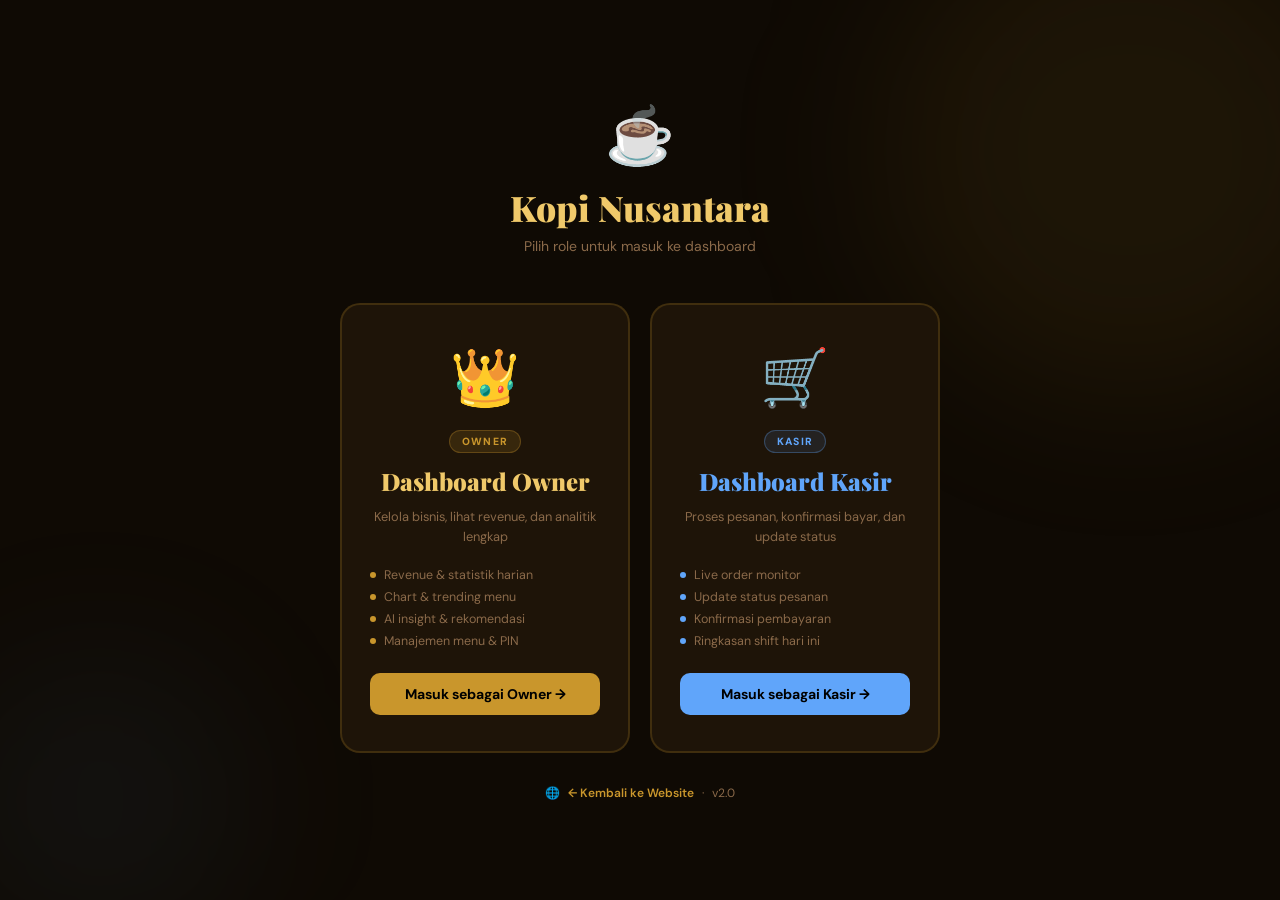
<file: dashboard.html>
<!DOCTYPE html>
<html lang="id">
<head>
  <meta charset="UTF-8" />
  <meta name="viewport" content="width=device-width, initial-scale=1.0" />
  <title>Kopi Nusantara — Pilih Akses</title>
  <link href="https://fonts.googleapis.com/css2?family=Playfair+Display:wght@700;900&family=DM+Sans:wght@300;400;600;700&display=swap" rel="stylesheet" />
  <style>
    :root {
      --bg: #0f0a04; --card: #1e1408; --border: rgba(201,150,44,0.2);
      --gold: #c9962c; --gold-light: #f0c96a;
      --blue: #60a5fa; --text: #f5e6d0; --muted: #8b6a4a;
      --font: 'DM Sans', sans-serif; --display: 'Playfair Display', serif;
      --transition: 0.3s cubic-bezier(0.4,0,0.2,1);
    }
    *, *::before, *::after { box-sizing: border-box; margin: 0; padding: 0; }
    body {
      background: var(--bg); color: var(--text); font-family: var(--font);
      min-height: 100vh; display: flex; flex-direction: column;
      align-items: center; justify-content: center; padding: 24px; overflow: hidden;
    }
    .bg-circle { position: fixed; border-radius: 50%; filter: blur(80px); pointer-events: none; z-index: 0; }
    .bc1 { width:500px; height:500px; background:rgba(201,150,44,0.08); top:-100px; right:-100px; }
    .bc2 { width:300px; height:300px; background:rgba(96,165,250,0.05); bottom:-50px; left:-50px; }
    .portal-wrap { position:relative; z-index:1; display:flex; flex-direction:column; align-items:center; width:100%; max-width:600px; }
    .portal-logo { font-size:3.5rem; margin-bottom:12px; animation: up 0.5s ease both; }
    .portal-title { font-family:var(--display); font-size:2.2rem; font-weight:900; color:var(--gold-light); text-align:center; margin-bottom:6px; animation: up 0.5s ease 0.1s both; }
    .portal-sub { color:var(--muted); font-size:0.875rem; text-align:center; margin-bottom:48px; animation: up 0.5s ease 0.15s both; }
    .role-cards { display:grid; grid-template-columns:1fr 1fr; gap:20px; width:100%; animation: up 0.5s ease 0.25s both; }
    .role-card {
      background:var(--card); border:2px solid var(--border); border-radius:20px;
      padding:36px 28px; text-align:center; cursor:pointer; transition:var(--transition);
      display:flex; flex-direction:column; align-items:center; position:relative; overflow:hidden;
    }
    .role-card:hover { transform:translateY(-6px); }
    .role-card.owner:hover { border-color:var(--gold); box-shadow:0 16px 48px rgba(201,150,44,0.2); }
    .role-card.kasir:hover { border-color:var(--blue); box-shadow:0 16px 48px rgba(96,165,250,0.15); }
    .role-icon { font-size:3.5rem; margin-bottom:16px; }
    .role-tag { display:inline-block; font-size:0.65rem; font-weight:800; text-transform:uppercase; letter-spacing:0.12em; padding:4px 12px; border-radius:50px; margin-bottom:12px; }
    .owner .role-tag { background:rgba(201,150,44,0.15); color:var(--gold); border:1px solid rgba(201,150,44,0.3); }
    .kasir .role-tag { background:rgba(96,165,250,0.1); color:var(--blue); border:1px solid rgba(96,165,250,0.3); }
    .role-name { font-family:var(--display); font-size:1.5rem; font-weight:900; margin-bottom:10px; }
    .owner .role-name { color:var(--gold-light); }
    .kasir .role-name { color:var(--blue); }
    .role-desc { color:var(--muted); font-size:0.8rem; line-height:1.6; margin-bottom:20px; }
    .role-features { display:flex; flex-direction:column; gap:6px; text-align:left; width:100%; }
    .role-feature { display:flex; align-items:center; gap:8px; font-size:0.78rem; color:var(--muted); }
    .role-feature-dot { width:6px; height:6px; border-radius:50%; flex-shrink:0; }
    .owner .role-feature-dot { background:var(--gold); }
    .kasir .role-feature-dot { background:var(--blue); }
    .role-enter-btn { margin-top:24px; width:100%; padding:12px; border-radius:10px; border:none; font-weight:700; font-size:0.875rem; cursor:pointer; font-family:var(--font); transition:var(--transition); }
    .owner .role-enter-btn { background:var(--gold); color:#000; }
    .owner .role-enter-btn:hover { background:var(--gold-light); }
    .kasir .role-enter-btn { background:var(--blue); color:#000; }
    .kasir .role-enter-btn:hover { background:#93c5fd; }
    .portal-footer { margin-top:32px; color:var(--muted); font-size:0.75rem; display:flex; align-items:center; gap:8px; animation: up 0.5s ease 0.4s both; }
    .portal-footer a { color:var(--gold); text-decoration:none; font-weight:600; }
    @keyframes up { from{opacity:0;transform:translateY(30px)} to{opacity:1;transform:translateY(0)} }
    @media(max-width:500px){ .role-cards{grid-template-columns:1fr} }
  </style>
</head>
<body>
  <div class="bg-circle bc1"></div>
  <div class="bg-circle bc2"></div>
  <div class="portal-wrap">
    <div class="portal-logo">☕</div>
    <h1 class="portal-title">Kopi Nusantara</h1>
    <p class="portal-sub">Pilih role untuk masuk ke dashboard</p>
    <div class="role-cards">
      <div class="role-card owner" onclick="goTo('owner')">
        <div class="role-icon">👑</div>
        <span class="role-tag">Owner</span>
        <div class="role-name">Dashboard Owner</div>
        <div class="role-desc">Kelola bisnis, lihat revenue, dan analitik lengkap</div>
        <div class="role-features">
          <div class="role-feature"><div class="role-feature-dot"></div>Revenue & statistik harian</div>
          <div class="role-feature"><div class="role-feature-dot"></div>Chart & trending menu</div>
          <div class="role-feature"><div class="role-feature-dot"></div>AI insight & rekomendasi</div>
          <div class="role-feature"><div class="role-feature-dot"></div>Manajemen menu & PIN</div>
        </div>
        <button class="role-enter-btn">Masuk sebagai Owner →</button>
      </div>
      <div class="role-card kasir" onclick="goTo('kasir')">
        <div class="role-icon">🛒</div>
        <span class="role-tag">Kasir</span>
        <div class="role-name">Dashboard Kasir</div>
        <div class="role-desc">Proses pesanan, konfirmasi bayar, dan update status</div>
        <div class="role-features">
          <div class="role-feature"><div class="role-feature-dot"></div>Live order monitor</div>
          <div class="role-feature"><div class="role-feature-dot"></div>Update status pesanan</div>
          <div class="role-feature"><div class="role-feature-dot"></div>Konfirmasi pembayaran</div>
          <div class="role-feature"><div class="role-feature-dot"></div>Ringkasan shift hari ini</div>
        </div>
        <button class="role-enter-btn">Masuk sebagai Kasir →</button>
      </div>
    </div>
    <div class="portal-footer">
      <span>🌐</span><a href="home.html">← Kembali ke Website</a><span>·</span><span>v2.0</span>
    </div>
  </div>
  <script>
    function goTo(role) {
      const card = document.querySelector('.role-card.' + role);
      card.style.transform = 'scale(0.97)';
      setTimeout(() => {
        window.location.href = role === 'owner' ? 'dashboard-owner.html' : 'dashboard-kasir.html';
      }, 150);
    }
  </script>
</body>
</html>
</file>
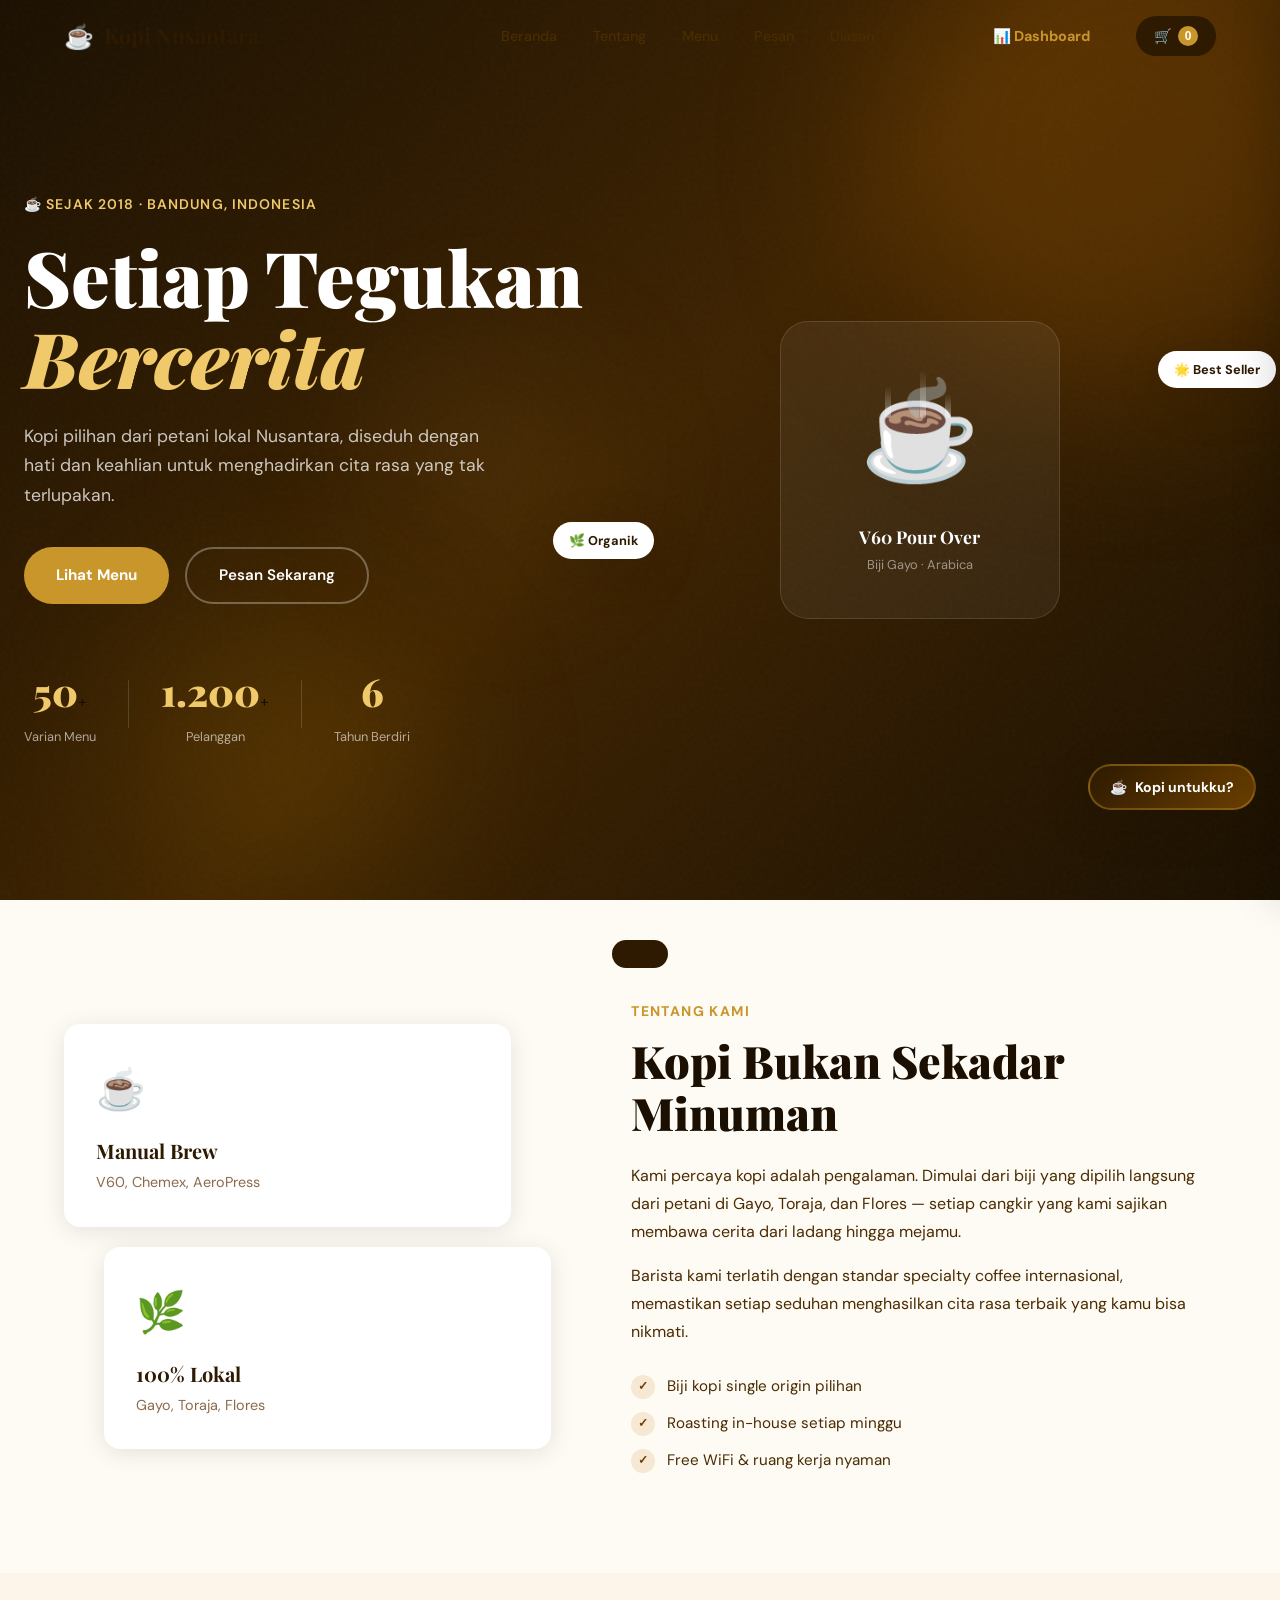
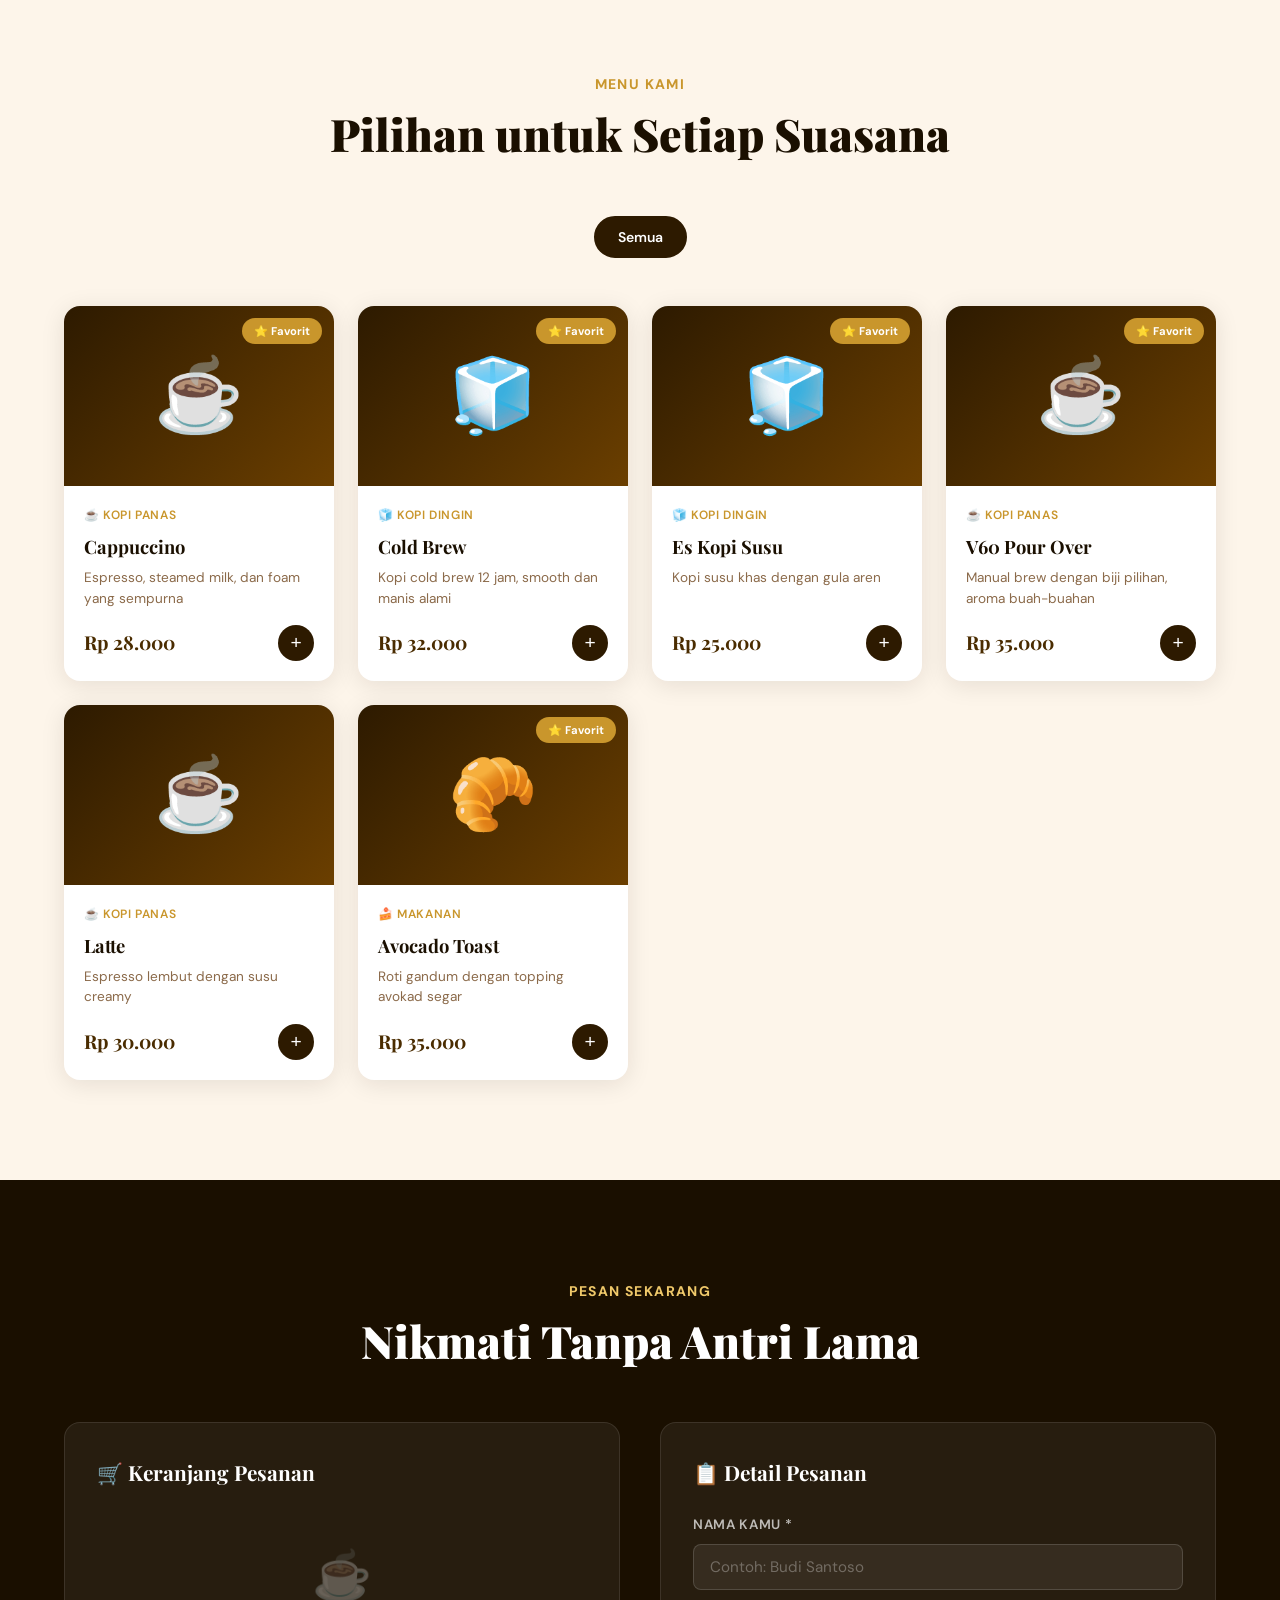
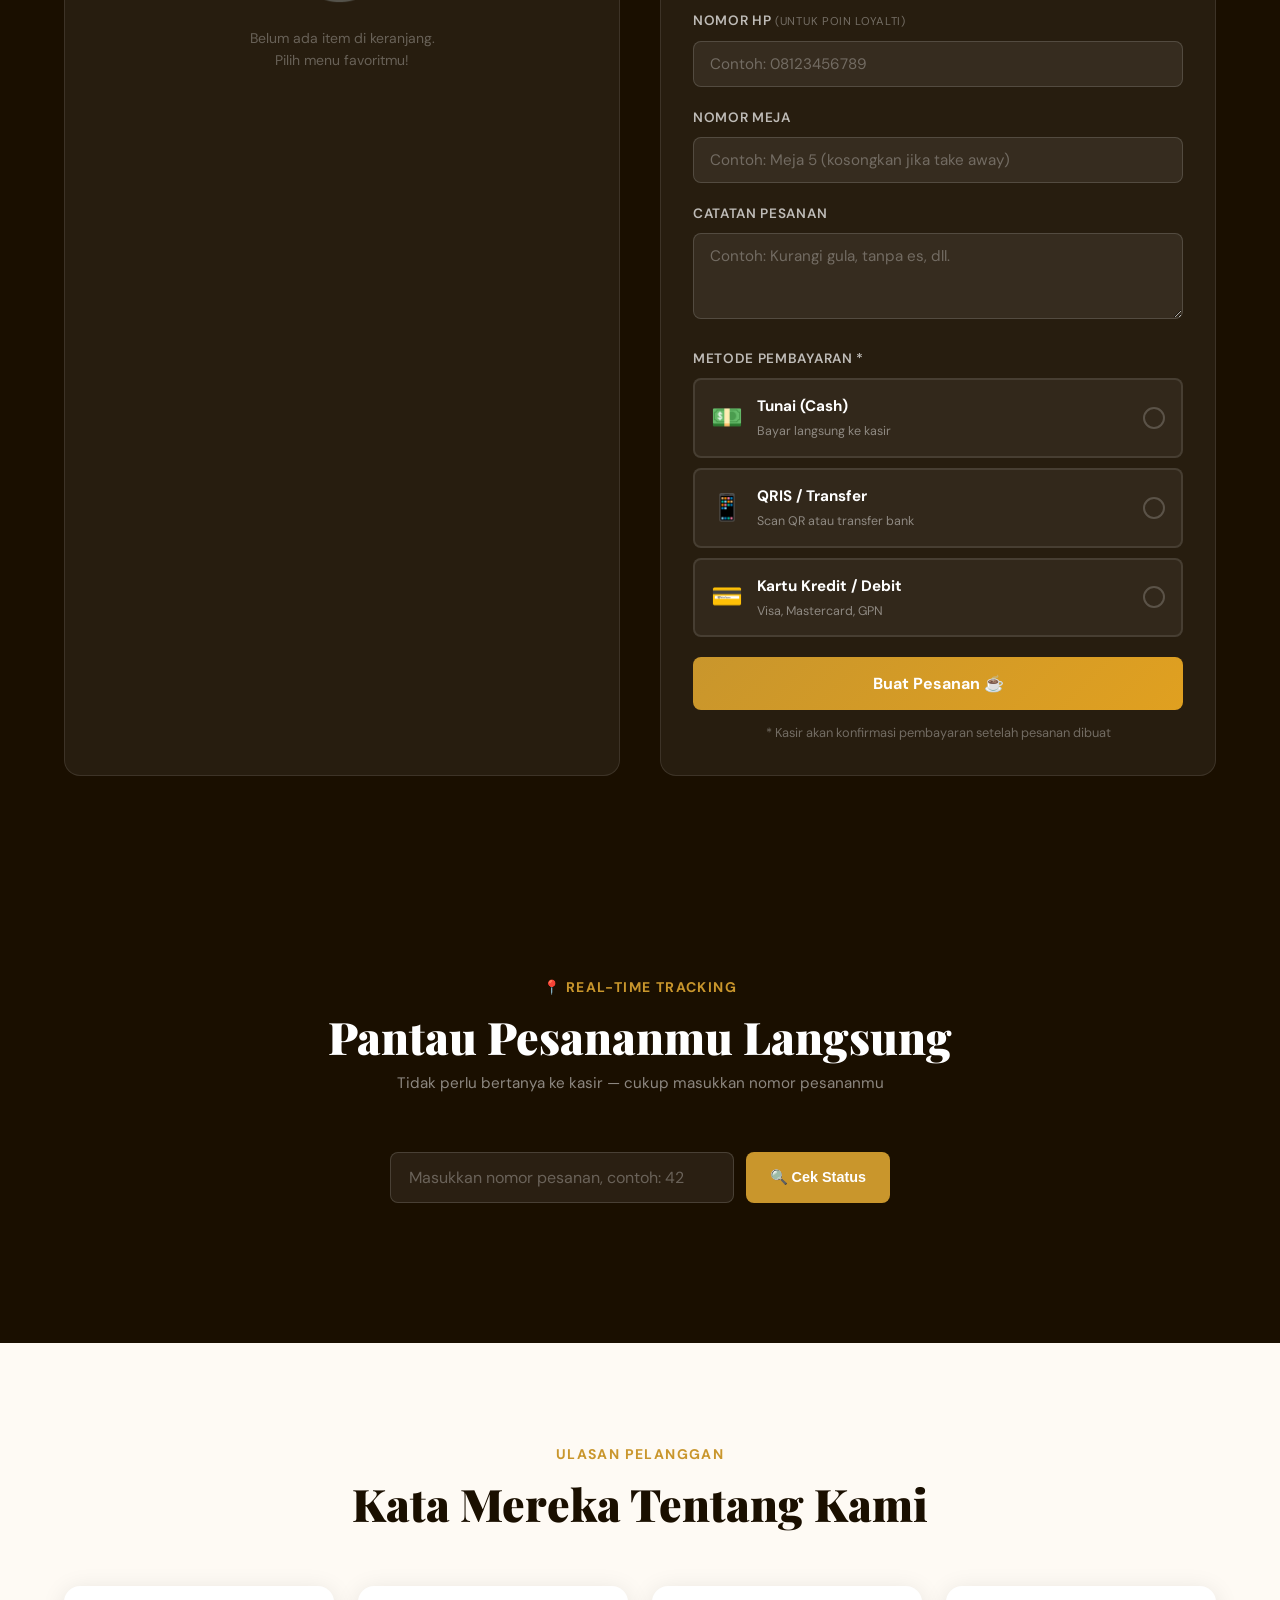
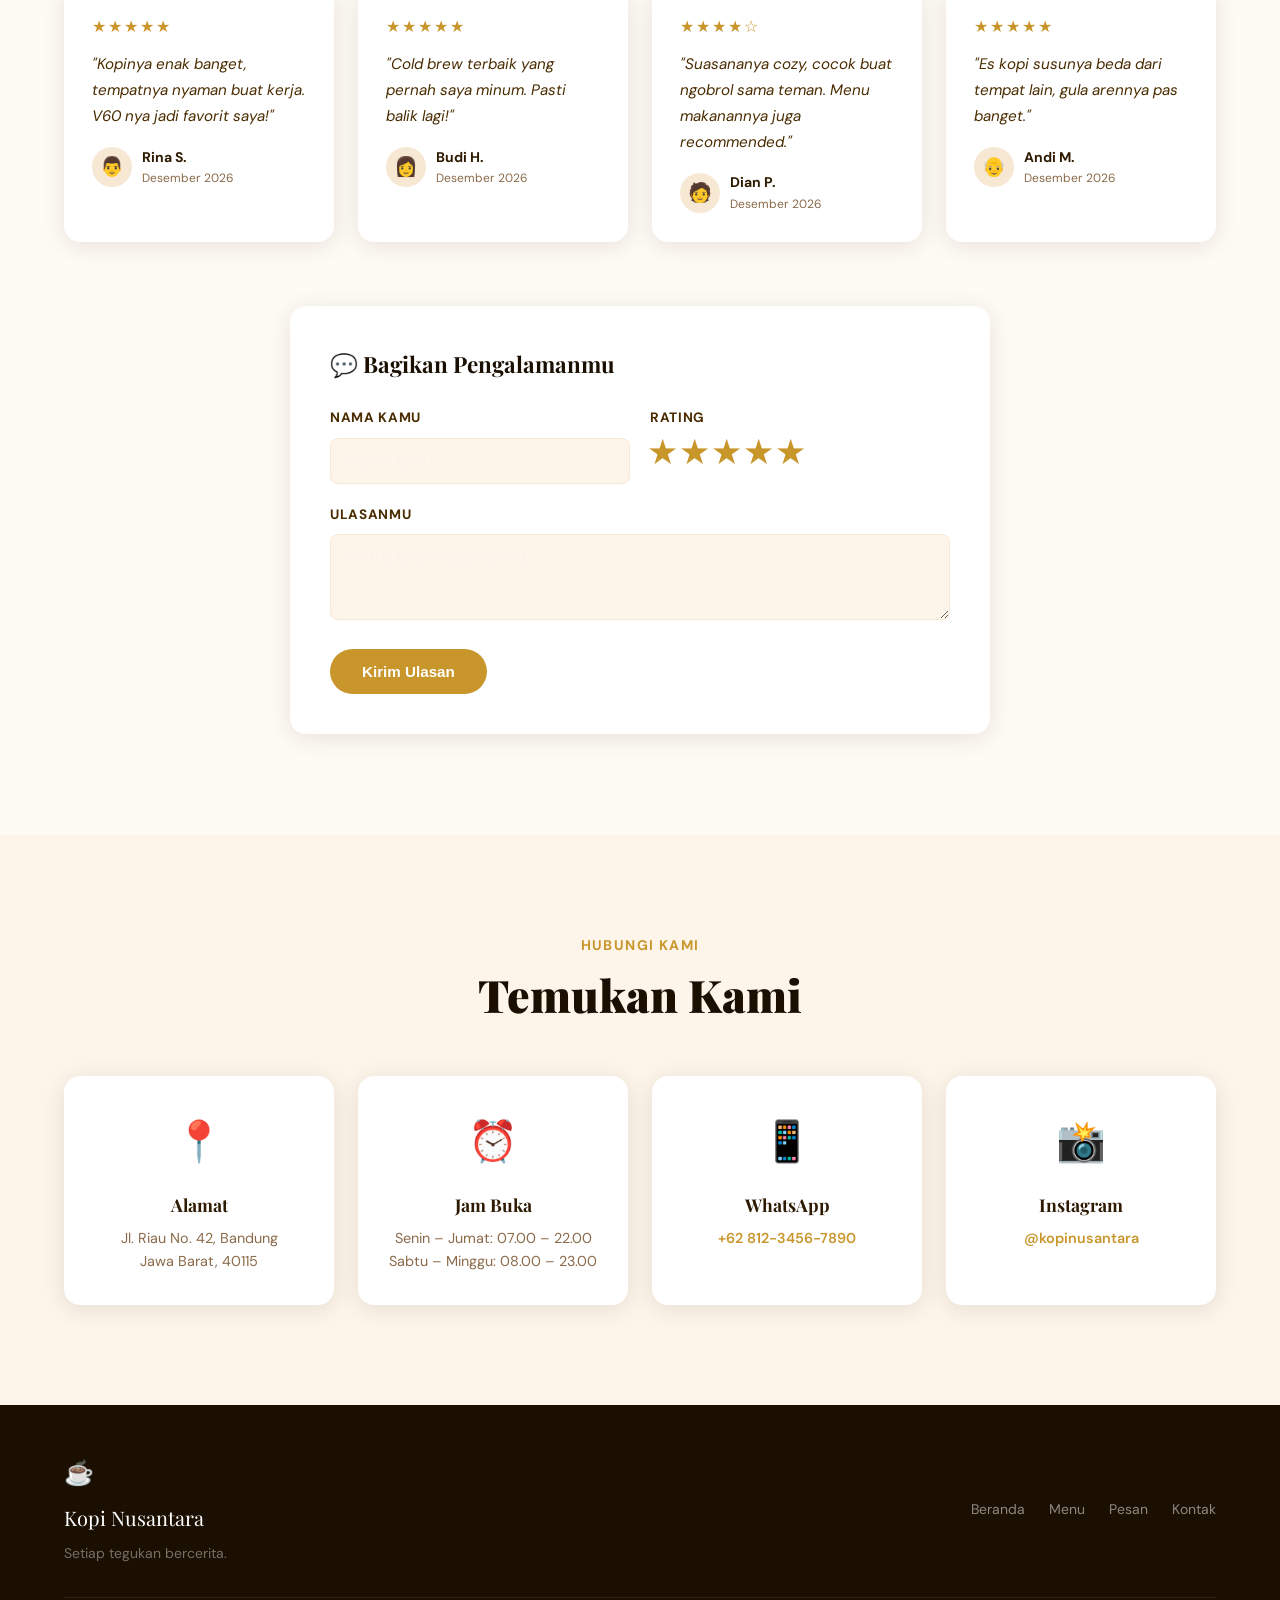
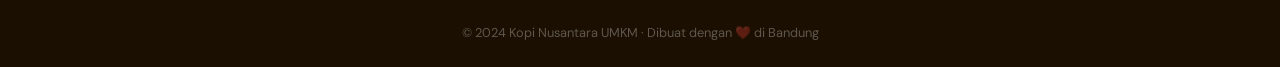
<file: home.html>
<!DOCTYPE html>
<html lang="id">
<head>
  <meta charset="UTF-8" />
  <meta name="viewport" content="width=device-width, initial-scale=1.0" />
  <title>Kopi Nusantara — Setiap Tegukan Bercerita</title>
  <link rel="preconnect" href="https://fonts.googleapis.com" />
  <link rel="preconnect" href="https://fonts.gstatic.com" crossorigin />
  <link href="https://fonts.googleapis.com/css2?family=Playfair+Display:ital,wght@0,400;0,700;0,900;1,400&family=DM+Sans:wght@300;400;500;600&display=swap" rel="stylesheet" />
  <link rel="stylesheet" href="style.css" />
</head>
<body>

  <!-- NAVBAR -->
  <nav class="navbar" id="navbar">
    <div class="nav-container">
      <div class="nav-logo">
        <span class="logo-icon">☕</span>
        <span class="logo-text">Kopi Nusantara</span>
      </div>
      <ul class="nav-links" id="navLinks">
        <li><a href="#home">Beranda</a></li>
        <li><a href="#about">Tentang</a></li>
        <li><a href="#menu">Menu</a></li>
        <li><a href="#order">Pesan</a></li>
        <li><a href="#testimonial">Ulasan</a></li>
        <li><a href="#contact">Kontak</a></li>
        <li><a href="dashboard.html" style="color:var(--gold);font-weight:700">📊 Dashboard</a></li>
      </ul>
      <button class="cart-btn" id="cartBtn" onclick="toggleCart()">
        🛒 <span class="cart-count" id="cartCount">0</span>
      </button>
      <button class="loyalty-nav-btn" id="loyaltyNavBtn" onclick="openLoyaltyPanel()" title="Poin Loyalti Kamu" style="display:none">
        <span class="loyalty-icon">⭐</span>
        <span class="loyalty-nav-pts" id="loyaltyNavPts">0 poin</span>
      </button>
      <button class="hamburger" id="hamburger" onclick="toggleMenu()">
        <span></span><span></span><span></span>
      </button>
    </div>
  </nav>

  <!-- HERO SECTION -->
  <section class="hero" id="home">
    <div class="hero-bg">
      <div class="hero-grain"></div>
      <div class="hero-circle c1"></div>
      <div class="hero-circle c2"></div>
      <div class="hero-circle c3"></div>
    </div>
    <div class="hero-content">
      <p class="hero-eyebrow">☕ Sejak 2018 · Bandung, Indonesia</p>
      <h1 class="hero-title">
        Setiap Tegukan<br /><em>Bercerita</em>
      </h1>
      <p class="hero-desc">
        Kopi pilihan dari petani lokal Nusantara, diseduh dengan hati dan keahlian
        untuk menghadirkan cita rasa yang tak terlupakan.
      </p>
      <div class="hero-actions">
        <a href="#menu" class="btn-primary">Lihat Menu</a>
        <a href="#order" class="btn-secondary">Pesan Sekarang</a>
      </div>
      <div class="hero-stats">
        <div class="stat"><span class="stat-num" data-target="50">0</span><span>+</span><p>Varian Menu</p></div>
        <div class="stat-divider"></div>
        <div class="stat"><span class="stat-num" data-target="1200">0</span><span>+</span><p>Pelanggan</p></div>
        <div class="stat-divider"></div>
        <div class="stat"><span class="stat-num" data-target="6">0</span><span></span><p>Tahun Berdiri</p></div>
      </div>
    </div>
    <div class="hero-visual">
      <div class="coffee-card">
        <div class="coffee-img-wrap">
          <div class="coffee-emoji">☕</div>
          <div class="steam s1"></div>
          <div class="steam s2"></div>
          <div class="steam s3"></div>
        </div>
        <div class="coffee-tag">
          <strong>V60 Pour Over</strong>
          <span>Biji Gayo · Arabica</span>
        </div>
      </div>
      <div class="float-badge badge-1">🌟 Best Seller</div>
      <div class="float-badge badge-2">🌿 Organik</div>
    </div>
  </section>

  <!-- ABOUT SECTION -->
  <section class="about" id="about">
    <div class="container">
      <div class="about-grid">
        <div class="about-visual">
          <div class="about-card main-card">
            <div class="about-icon-big">☕</div>
            <h3>Manual Brew</h3>
            <p>V60, Chemex, AeroPress</p>
          </div>
          <div class="about-card side-card">
            <div class="about-icon-big">🌿</div>
            <h3>100% Lokal</h3>
            <p>Gayo, Toraja, Flores</p>
          </div>
        </div>
        <div class="about-content">
          <p class="section-eyebrow">Tentang Kami</p>
          <h2 class="section-title">Kopi Bukan Sekadar Minuman</h2>
          <p class="about-text">
            Kami percaya kopi adalah pengalaman. Dimulai dari biji yang dipilih langsung dari
            petani di Gayo, Toraja, dan Flores — setiap cangkir yang kami sajikan membawa
            cerita dari ladang hingga mejamu.
          </p>
          <p class="about-text">
            Barista kami terlatih dengan standar specialty coffee internasional,
            memastikan setiap seduhan menghasilkan cita rasa terbaik yang kamu bisa nikmati.
          </p>
          <div class="about-features">
            <div class="feature-item">
              <span class="feature-icon">✓</span>
              <span>Biji kopi single origin pilihan</span>
            </div>
            <div class="feature-item">
              <span class="feature-icon">✓</span>
              <span>Roasting in-house setiap minggu</span>
            </div>
            <div class="feature-item">
              <span class="feature-icon">✓</span>
              <span>Free WiFi & ruang kerja nyaman</span>
            </div>
          </div>
        </div>
      </div>
    </div>
  </section>

  <!-- MENU SECTION -->
  <section class="menu-section" id="menu">
    <div class="container">
      <div class="section-header">
        <p class="section-eyebrow">Menu Kami</p>
        <h2 class="section-title">Pilihan untuk Setiap Suasana</h2>
      </div>
      <div class="category-tabs" id="categoryTabs">
        <button class="tab-btn active" data-id="all">Semua</button>
        <!-- kategori dari API akan diload di sini -->
      </div>
      <div class="menu-grid" id="menuGrid">
        <!-- menu dari API -->
        <div class="menu-loading">
          <div class="spinner"></div>
          <p>Memuat menu...</p>
        </div>
      </div>
    </div>
  </section>

  <!-- ORDER SECTION -->
  <section class="order-section" id="order">
    <div class="container">
      <div class="section-header light">
        <p class="section-eyebrow">Pesan Sekarang</p>
        <h2 class="section-title">Nikmati Tanpa Antri Lama</h2>
      </div>
      <div class="order-grid">
        <div class="cart-panel">
          <h3>🛒 Keranjang Pesanan</h3>
          <div class="cart-items" id="cartItems">
            <div class="cart-empty">
              <span>☕</span>
              <p>Belum ada item di keranjang.<br />Pilih menu favoritmu!</p>
            </div>
          </div>
          <div class="cart-total" id="cartTotal" style="display:none">
            <div class="total-row">
              <span>Subtotal</span>
              <span id="subtotalVal">Rp 0</span>
            </div>
            <div class="total-row">
              <span>PPN (10%)</span>
              <span id="taxVal">Rp 0</span>
            </div>
            <div class="total-row grand">
              <span>Total</span>
              <span id="grandTotalVal">Rp 0</span>
            </div>
          </div>
        </div>
        <div class="form-panel">
          <h3>📋 Detail Pesanan</h3>
          <div class="order-form" id="orderForm">
            <div class="form-group">
              <label for="customerName">Nama Kamu *</label>
              <input type="text" id="customerName" placeholder="Contoh: Budi Santoso" />
            </div>
            <div class="form-group">
              <label for="customerPhone">Nomor HP <small style="opacity:0.5;font-weight:400">(untuk poin loyalti)</small></label>
              <div class="phone-input-wrap">
                <input type="tel" id="customerPhone" placeholder="Contoh: 08123456789" oninput="checkLoyalty()" />
                <div class="loyalty-badge-inline" id="loyaltyBadgeInline" style="display:none"></div>
              </div>
            </div>
            <div class="redeem-panel" id="redeemPanel" style="display:none">
              <div class="redeem-inner">
                <span class="redeem-icon">⭐</span>
                <div class="redeem-info">
                  <strong id="redeemPoints">0 poin tersedia</strong>
                  <span id="redeemTier">Bronze Member</span>
                </div>
                <button class="redeem-btn" id="redeemBtn" onclick="toggleRedeem()">Tukar Poin</button>
              </div>
              <div class="redeem-slider-wrap" id="redeemSliderWrap" style="display:none">
                <label>Tukar <strong id="sliderPtsLabel">0</strong> poin = Diskon <strong id="sliderDiscLabel">Rp 0</strong></label>
                <input type="range" id="redeemSlider" min="0" max="0" step="100" value="0" oninput="updateRedeemSlider()" />
                <button class="btn-apply-redeem" onclick="applyRedeem()">Terapkan Diskon</button>
              </div>
            </div>
            <div class="form-group">
              <label for="tableNumber">Nomor Meja</label>
              <input type="text" id="tableNumber" placeholder="Contoh: Meja 5 (kosongkan jika take away)" />
            </div>
            <div class="form-group">
              <label for="orderNote">Catatan Pesanan</label>
              <textarea id="orderNote" rows="3" placeholder="Contoh: Kurangi gula, tanpa es, dll."></textarea>
            </div>

            <!-- PAYMENT METHOD -->
            <div class="form-group">
              <label>Metode Pembayaran *</label>
              <div class="payment-methods">
                <div class="payment-option" data-method="cash" onclick="selectPayment('cash')">
                  <div class="payment-icon">💵</div>
                  <div class="payment-info"><strong>Tunai (Cash)</strong><span>Bayar langsung ke kasir</span></div>
                  <div class="payment-check">✓</div>
                </div>
                <div class="payment-option" data-method="qris" onclick="selectPayment('qris')">
                  <div class="payment-icon">📱</div>
                  <div class="payment-info"><strong>QRIS / Transfer</strong><span>Scan QR atau transfer bank</span></div>
                  <div class="payment-check">✓</div>
                </div>
                <div class="payment-option" data-method="card" onclick="selectPayment('card')">
                  <div class="payment-icon">💳</div>
                  <div class="payment-info"><strong>Kartu Kredit / Debit</strong><span>Visa, Mastercard, GPN</span></div>
                  <div class="payment-check">✓</div>
                </div>
              </div>
            </div>

            <!-- QRIS DETAIL -->
            <div class="payment-detail" id="qrisDetail" style="display:none">
              <div class="qris-box">
                <p class="qris-label">Scan QR Code di bawah ini</p>
                <div class="qris-img">
                  <div class="qris-placeholder">
                    <div class="qr-grid"></div>
                    <span>QRIS</span>
                    <small>Kopi Nusantara</small>
                  </div>
                </div>
                <p class="qris-note">atau transfer ke <strong>BCA 1234567890</strong> a/n Kopi Nusantara</p>
                <div class="form-group" style="margin-top:12px;margin-bottom:0">
                  <label for="transferProof">Upload Bukti Transfer (opsional)</label>
                  <input type="file" id="transferProof" accept="image/*" class="file-input" />
                </div>
              </div>
            </div>

            <!-- CARD DETAIL -->
            <div class="payment-detail" id="cardDetail" style="display:none">
              <div class="card-info-box">
                <div class="card-icon-row">
                  <span class="card-brand visa">VISA</span>
                  <span class="card-brand mc">MC</span>
                  <span class="card-brand gpn">GPN</span>
                </div>
                <p>Mesin EDC tersedia di kasir. Tunjukkan nomor pesanan kamu saat melakukan pembayaran.</p>
              </div>
            </div>

            <input type="hidden" id="paymentMethod" value="" />

            <button class="btn-order" id="submitOrderBtn" onclick="submitOrder()">
              Buat Pesanan ☕
            </button>
            <p class="order-note">* Kasir akan konfirmasi pembayaran setelah pesanan dibuat</p>
          </div>
        </div>
      </div>
    </div>
  </section>

  <!-- ORDER TRACKER SECTION -->
  <section class="tracker-section" id="tracker">
    <div class="container">
      <div class="section-header">
        <p class="section-eyebrow">📍 Real-Time Tracking</p>
        <h2 class="section-title">Pantau Pesananmu Langsung</h2>
        <p class="tracker-subtitle">Tidak perlu bertanya ke kasir — cukup masukkan nomor pesananmu</p>
      </div>
      <div class="tracker-lookup">
        <div class="tracker-input-wrap">
          <input type="number" id="trackOrderId" placeholder="Masukkan nomor pesanan, contoh: 42" min="1" />
          <button class="btn-track" onclick="trackOrder()">🔍 Cek Status</button>
        </div>
      </div>
      <div class="tracker-result" id="trackerResult" style="display:none">
        <div class="tracker-card">
          <div class="tracker-header">
            <div class="tracker-order-info">
              <span class="tracker-order-id" id="trackerId">#0000</span>
              <span class="tracker-customer" id="trackerCustomer">-</span>
            </div>
            <div class="tracker-current-status">
              <span class="tracker-status-icon" id="trackerIcon">☕</span>
              <span class="tracker-status-msg" id="trackerMsg">-</span>
              <span class="tracker-eta" id="trackerEta">-</span>
            </div>
          </div>
          <div class="tracker-timeline" id="trackerTimeline"></div>
          <div class="tracker-items" id="trackerItems"></div>
        </div>
      </div>
    </div>
  </section>

  <!-- TESTIMONIAL SECTION -->
  <section class="testimonial-section" id="testimonial">
    <div class="container">
      <div class="section-header">
        <p class="section-eyebrow">Ulasan Pelanggan</p>
        <h2 class="section-title">Kata Mereka Tentang Kami</h2>
      </div>
      <div class="testimonial-grid" id="testimonialGrid">
        <div class="menu-loading"><div class="spinner"></div></div>
      </div>
      <div class="testimonial-form-wrap">
        <h3>💬 Bagikan Pengalamanmu</h3>
        <div class="testimonial-form">
          <div class="form-row">
            <div class="form-group">
              <label>Nama Kamu</label>
              <input type="text" id="testName" placeholder="Nama kamu" />
            </div>
            <div class="form-group">
              <label>Rating</label>
              <div class="star-rating" id="starRating">
                <span class="star" data-val="1">★</span>
                <span class="star" data-val="2">★</span>
                <span class="star" data-val="3">★</span>
                <span class="star" data-val="4">★</span>
                <span class="star" data-val="5">★</span>
              </div>
              <input type="hidden" id="ratingVal" value="5" />
            </div>
          </div>
          <div class="form-group">
            <label>Ulasanmu</label>
            <textarea id="testMessage" rows="3" placeholder="Ceritakan pengalamanmu..."></textarea>
          </div>
          <button class="btn-primary" onclick="submitTestimonial()">Kirim Ulasan</button>
        </div>
      </div>
    </div>
  </section>

  <!-- CONTACT SECTION -->
  <section class="contact-section" id="contact">
    <div class="container">
      <div class="section-header">
        <p class="section-eyebrow">Hubungi Kami</p>
        <h2 class="section-title">Temukan Kami</h2>
      </div>
      <div class="contact-grid">
        <div class="contact-card">
          <div class="contact-icon">📍</div>
          <h4>Alamat</h4>
          <p>Jl. Riau No. 42, Bandung<br />Jawa Barat, 40115</p>
        </div>
        <div class="contact-card">
          <div class="contact-icon">⏰</div>
          <h4>Jam Buka</h4>
          <p>Senin – Jumat: 07.00 – 22.00<br />Sabtu – Minggu: 08.00 – 23.00</p>
        </div>
        <div class="contact-card">
          <div class="contact-icon">📱</div>
          <h4>WhatsApp</h4>
          <p><a href="https://wa.me/6281234567890" target="_blank">+62 812-3456-7890</a></p>
        </div>
        <div class="contact-card">
          <div class="contact-icon">📸</div>
          <h4>Instagram</h4>
          <p><a href="https://instagram.com/kopinusantara" target="_blank">@kopinusantara</a></p>
        </div>
      </div>
    </div>
  </section>

  <!-- FOOTER -->
  <footer class="footer">
    <div class="container">
      <div class="footer-content">
        <div class="footer-brand">
          <span class="logo-icon">☕</span>
          <span class="logo-text">Kopi Nusantara</span>
          <p>Setiap tegukan bercerita.</p>
        </div>
        <div class="footer-links">
          <a href="#home">Beranda</a>
          <a href="#menu">Menu</a>
          <a href="#order">Pesan</a>
          <a href="#contact">Kontak</a>
        </div>
      </div>
      <div class="footer-bottom">
        <p>© 2024 Kopi Nusantara UMKM · Dibuat dengan ❤️ di Bandung</p>
      </div>
    </div>
  </footer>

  <!-- CART SIDEBAR -->
  <div class="cart-sidebar" id="cartSidebar">
    <div class="cart-sidebar-header">
      <h3>🛒 Keranjang</h3>
      <button onclick="toggleCart()">✕</button>
    </div>
    <div class="cart-sidebar-items" id="sidebarItems"></div>
    <div class="cart-sidebar-footer">
      <p>Total: <strong id="sidebarTotal">Rp 0</strong></p>
      <a href="#order" class="btn-primary" onclick="toggleCart()">Lanjut Pesan</a>
    </div>
  </div>
  <div class="cart-overlay" id="cartOverlay" onclick="toggleCart()"></div>

  <!-- TOAST NOTIFICATION -->
  <div class="toast" id="toast"></div>

  <!-- ORDER SUCCESS MODAL -->
  <div class="modal-overlay" id="modalOverlay" style="display:none">
    <div class="modal">
      <div class="modal-icon" id="modalIcon">🎉</div>
      <h3 id="modalTitle">Pesanan Berhasil!</h3>
      <p id="modalMessage">Pesananmu sedang diproses oleh barista kami.</p>
      <div class="modal-payment-info" id="modalPaymentInfo" style="display:none">
        <div class="modal-payment-badge" id="modalPaymentBadge"></div>
        <div class="modal-payment-detail" id="modalPaymentDetail"></div>
      </div>
      <div class="modal-order-id" id="modalOrderId" style="display:none">
        <span>Nomor Pesanan</span>
        <strong id="modalOrderNum">#0000</strong>
      </div>
      <button class="btn-primary" onclick="closeModal()">Oke, Makasih! ☕</button>
    </div>
  </div>

  <!-- LOYALTY PANEL -->
  <div class="modal-overlay" id="loyaltyOverlay" style="display:none" onclick="closeLoyaltyPanel()">
    <div class="loyalty-modal" onclick="event.stopPropagation()">
      <div class="loyalty-modal-header">
        <h3>⭐ Loyalti Kamu</h3>
        <button onclick="closeLoyaltyPanel()">✕</button>
      </div>
      <div class="loyalty-modal-body" id="loyaltyModalBody">
        <div class="loyalty-tier-card" id="ltCard">
          <div class="lt-tier-badge" id="ltTierBadge">🥉 Bronze</div>
          <div class="lt-points" id="ltPoints">0</div>
          <div class="lt-points-label">Total Poin</div>
          <div class="lt-progress-wrap">
            <div class="lt-progress-bar"><div class="lt-progress-fill" id="ltProgressFill" style="width:0%"></div></div>
            <span id="ltProgressLabel">0 poin lagi ke Silver</span>
          </div>
        </div>
        <div class="lt-perks">
          <h4>Keuntungan Member</h4>
          <div class="lt-perk-list">
            <div class="lt-perk active"><span>🥉</span><div><strong>Bronze</strong><p>1 poin per Rp 1.000</p></div></div>
            <div class="lt-perk" id="ltPerkSilver"><span>🥈</span><div><strong>Silver (500 poin)</strong><p>1.5x poin + diskon 5%</p></div></div>
            <div class="lt-perk" id="ltPerkGold"><span>🥇</span><div><strong>Gold (1500 poin)</strong><p>2x poin + diskon 10%</p></div></div>
            <div class="lt-perk" id="ltPerkPlatinum"><span>💎</span><div><strong>Platinum (4000 poin)</strong><p>3x poin + diskon 15%</p></div></div>
          </div>
        </div>
        <div class="lt-history" id="ltHistory"></div>
      </div>
    </div>
  </div>

  <!-- PERSONA QUIZ MODAL -->
  <div class="modal-overlay" id="quizOverlay" style="display:none">
    <div class="quiz-modal">
      <div class="quiz-header">
        <h3>☕ Kopi Persona Quiz</h3>
        <p>Jawab 3 pertanyaan, kami rekomendasikan kopi terbaikmu</p>
        <button class="quiz-close" onclick="closeQuiz()">✕</button>
      </div>
      <div class="quiz-body" id="quizBody"></div>
    </div>
  </div>

  <!-- QUIZ TRIGGER BUTTON (floating) -->
  <button class="quiz-float-btn" onclick="openQuiz()" title="Cari kopi yang cocok buat kamu!">
    ☕ <span>Kopi untukku?</span>
  </button>

  <script src="app.js"></script>
</body>
</html>
</file>
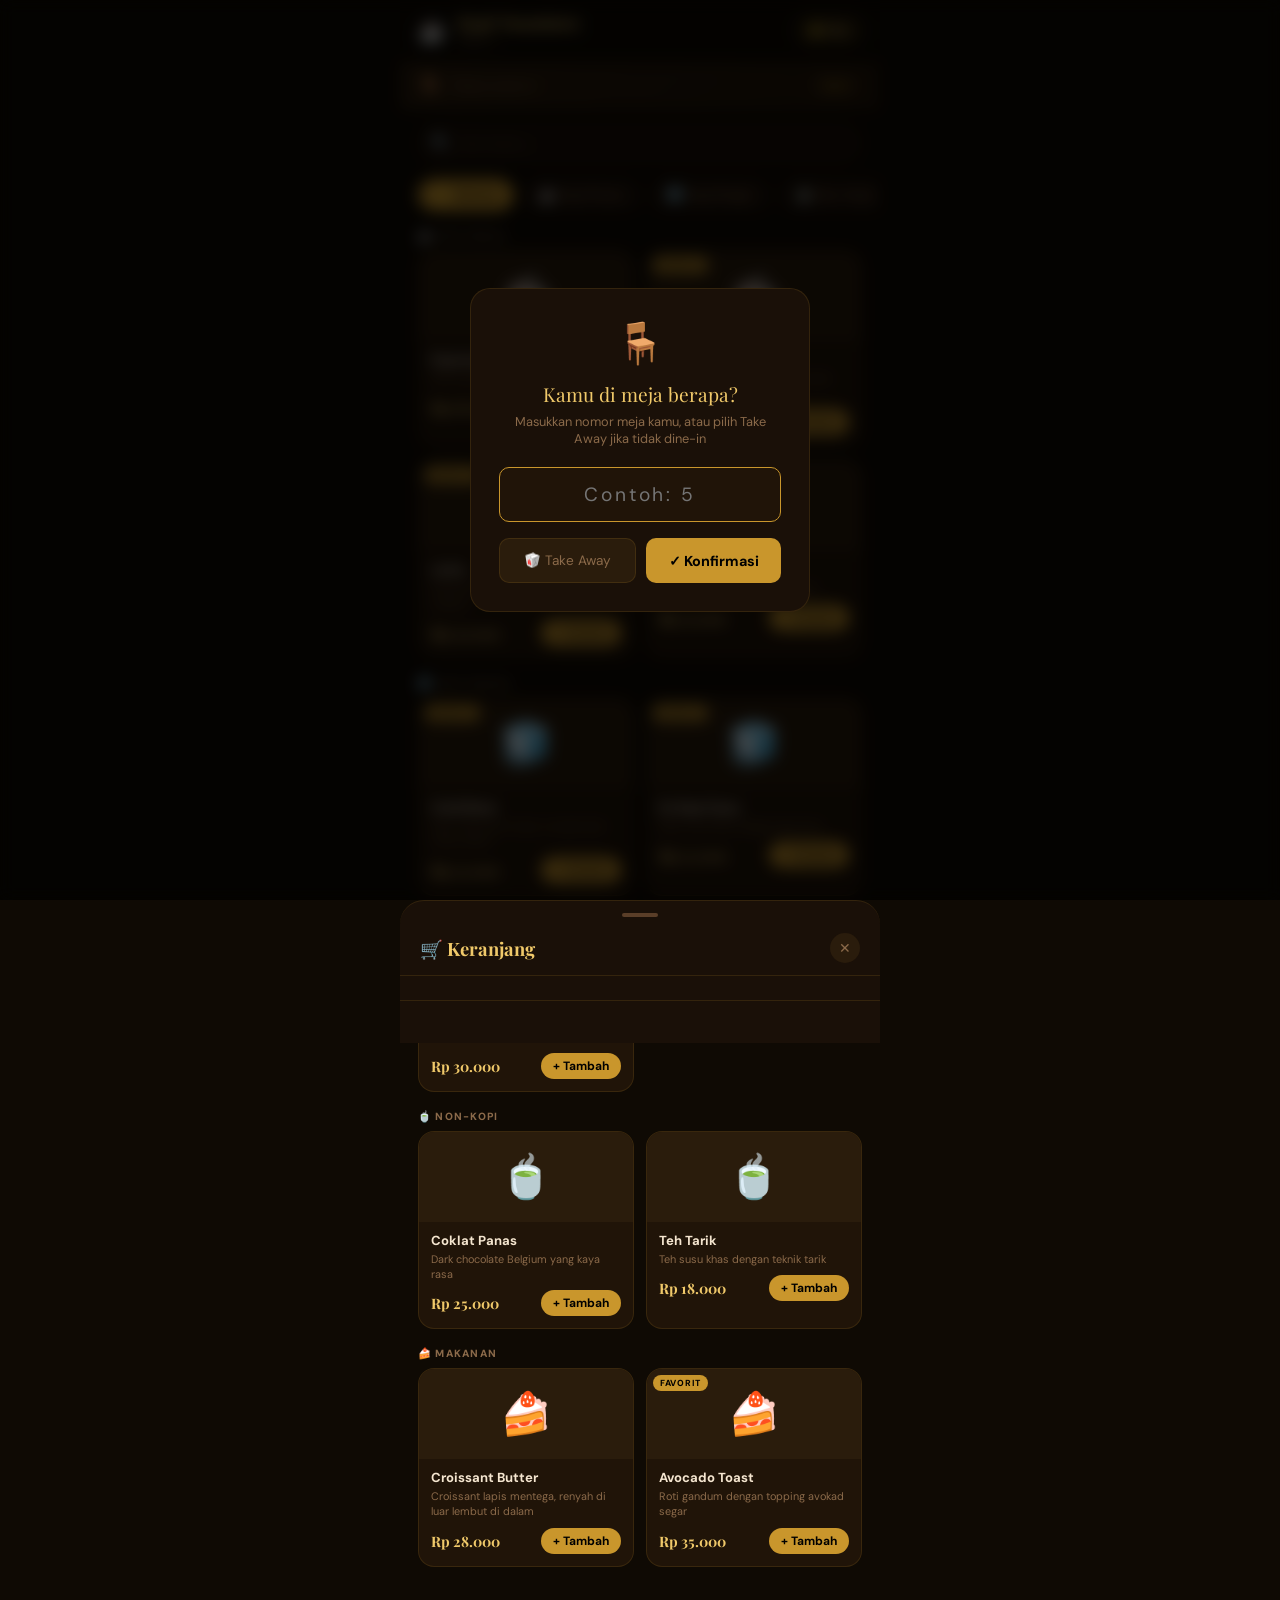
<file: order.html>
<!DOCTYPE html>
<html lang="id">
<head>
  <meta charset="UTF-8" />
  <meta name="viewport" content="width=device-width, initial-scale=1.0, maximum-scale=1.0" />
  <meta name="theme-color" content="#0f0a04" />
  <title>Kopi Nusantara — Pesan</title>
  <link href="https://fonts.googleapis.com/css2?family=Playfair+Display:wght@700;900&family=DM+Sans:wght@300;400;500;600;700&display=swap" rel="stylesheet" />
  <style>
    :root {
      --bg: #0f0a04;
      --surface: #1a1008;
      --card: #201408;
      --card2: #2a1c0c;
      --border: rgba(201,150,44,0.15);
      --border2: rgba(201,150,44,0.28);
      --gold: #c9962c;
      --gold-light: #f0c96a;
      --gold-dim: rgba(201,150,44,0.1);
      --green: #4ade80;
      --red: #f87171;
      --blue: #60a5fa;
      --text: #f5e6d0;
      --muted: #8b6a4a;
      --muted2: #5a3e28;
      --white: #fff;
      --font: 'DM Sans', sans-serif;
      --display: 'Playfair Display', serif;
      --radius: 16px;
      --radius-sm: 10px;
      --radius-xs: 7px;
      --transition: 0.22s cubic-bezier(0.4,0,0.2,1);
      --cart-h: 72px;
    }
    *, *::before, *::after { box-sizing: border-box; margin: 0; padding: 0; }
    html { scroll-behavior: smooth; -webkit-tap-highlight-color: transparent; }
    body {
      background: var(--bg); color: var(--text);
      font-family: var(--font); min-height: 100vh;
      max-width: 480px; margin: 0 auto;
      position: relative; overflow-x: hidden;
    }

    /* ─── TOPBAR ─────────────────────────────────── */
    .topbar {
      position: sticky; top: 0; z-index: 200;
      background: rgba(15,10,4,0.92); backdrop-filter: blur(16px);
      border-bottom: 1px solid var(--border);
      padding: 14px 18px;
      display: flex; align-items: center; gap: 12px;
    }
    .topbar-logo { font-size: 1.4rem; }
    .topbar-info { flex: 1; }
    .topbar-name {
      font-family: var(--display); font-size: 1.05rem;
      font-weight: 700; color: var(--gold-light); line-height: 1;
    }
    .topbar-table {
      font-size: 0.72rem; color: var(--muted); margin-top: 2px;
    }
    .topbar-table span {
      color: var(--gold); font-weight: 700;
    }
    .topbar-loyalty-btn {
      background: var(--gold-dim); border: 1px solid var(--border2);
      color: var(--gold-light); border-radius: 50px;
      padding: 6px 12px; font-size: 0.72rem; font-weight: 700;
      cursor: pointer; display: flex; align-items: center; gap: 5px;
      transition: var(--transition); font-family: var(--font);
      white-space: nowrap;
    }
    .topbar-loyalty-btn:hover { background: var(--gold); color: #000; }

    /* ─── TABLE BANNER ───────────────────────────── */
    .table-banner {
      background: linear-gradient(135deg, var(--card2), var(--card));
      border-bottom: 1px solid var(--border);
      padding: 10px 18px;
      display: flex; align-items: center; gap: 10px;
    }
    .table-banner-icon { font-size: 1.2rem; }
    .table-banner-text { font-size: 0.8rem; color: var(--muted); flex: 1; }
    .table-banner-text strong { color: var(--gold-light); }
    .table-change-btn {
      font-size: 0.7rem; color: var(--gold); background: none;
      border: 1px solid var(--border2); border-radius: 50px;
      padding: 4px 10px; cursor: pointer; font-family: var(--font);
      font-weight: 600; transition: var(--transition);
    }
    .table-change-btn:hover { background: var(--gold-dim); }

    /* ─── SEARCH ─────────────────────────────────── */
    .search-wrap {
      padding: 14px 18px 6px;
      position: sticky; top: 57px; z-index: 150;
      background: var(--bg);
    }
    .search-input-wrap {
      position: relative;
    }
    .search-icon {
      position: absolute; left: 14px; top: 50%;
      transform: translateY(-50%); font-size: 0.9rem;
      color: var(--muted); pointer-events: none;
    }
    .search-input {
      width: 100%; background: var(--surface);
      border: 1.5px solid var(--border);
      border-radius: 50px; color: var(--text);
      padding: 10px 14px 10px 38px;
      font-size: 0.875rem; font-family: var(--font);
      transition: var(--transition);
    }
    .search-input:focus { outline: none; border-color: var(--gold); background: var(--card); }
    .search-input::placeholder { color: var(--muted2); }

    /* ─── CATEGORY TABS ──────────────────────────── */
    .cat-scroll {
      display: flex; gap: 8px; overflow-x: auto; padding: 10px 18px 0;
      scrollbar-width: none; position: sticky; top: 110px; z-index: 140;
      background: var(--bg);
    }
    .cat-scroll::-webkit-scrollbar { display: none; }
    .cat-tab {
      background: var(--surface); border: 1.5px solid var(--border);
      color: var(--muted); border-radius: 50px;
      padding: 7px 16px; font-size: 0.78rem; font-weight: 600;
      cursor: pointer; white-space: nowrap; transition: var(--transition);
      font-family: var(--font); flex-shrink: 0;
    }
    .cat-tab:hover { border-color: var(--gold); color: var(--gold-light); }
    .cat-tab.active {
      background: var(--gold); border-color: var(--gold);
      color: #000; font-weight: 700;
    }

    /* ─── SECTION LABEL ──────────────────────────── */
    .section-label {
      padding: 18px 18px 8px;
      font-size: 0.65rem; font-weight: 800;
      text-transform: uppercase; letter-spacing: 0.12em;
      color: var(--muted);
    }

    /* ─── MENU GRID ──────────────────────────────── */
    .menu-grid {
      display: grid; grid-template-columns: 1fr 1fr;
      gap: 12px; padding: 0 18px;
    }

    .menu-card {
      background: var(--card); border: 1.5px solid var(--border);
      border-radius: var(--radius); overflow: hidden;
      transition: var(--transition); position: relative;
    }
    .menu-card:hover { border-color: var(--gold); transform: translateY(-2px); }
    .menu-card.unavailable { opacity: 0.45; pointer-events: none; }

    .menu-card-img {
      height: 90px; background: var(--card2);
      display: flex; align-items: center; justify-content: center;
      font-size: 2.6rem; position: relative;
    }
    .menu-card-featured {
      position: absolute; top: 6px; left: 6px;
      background: var(--gold); color: #000;
      font-size: 0.55rem; font-weight: 800;
      padding: 2px 7px; border-radius: 50px;
      text-transform: uppercase; letter-spacing: 0.08em;
    }
    .menu-card-body { padding: 10px 12px 12px; }
    .menu-card-name {
      font-weight: 700; font-size: 0.82rem;
      color: var(--text); margin-bottom: 3px;
      line-height: 1.3;
    }
    .menu-card-desc {
      font-size: 0.68rem; color: var(--muted);
      line-height: 1.4; margin-bottom: 8px;
      display: -webkit-box; -webkit-line-clamp: 2;
      -webkit-box-orient: vertical; overflow: hidden;
    }
    .menu-card-footer {
      display: flex; align-items: center; justify-content: space-between;
    }
    .menu-card-price {
      font-family: var(--display); font-size: 0.9rem;
      font-weight: 700; color: var(--gold-light);
    }

    /* Quantity control */
    .qty-ctrl {
      display: flex; align-items: center; gap: 6px;
    }
    .qty-btn {
      width: 26px; height: 26px; border-radius: 50%;
      border: none; cursor: pointer; font-size: 1rem; font-weight: 700;
      display: flex; align-items: center; justify-content: center;
      transition: var(--transition); flex-shrink: 0;
    }
    .qty-btn.minus { background: var(--card2); color: var(--muted); }
    .qty-btn.minus:hover { background: var(--red); color: #fff; }
    .qty-btn.plus  { background: var(--gold); color: #000; }
    .qty-btn.plus:hover { background: var(--gold-light); }
    .qty-num {
      font-size: 0.85rem; font-weight: 700;
      color: var(--text); min-width: 16px; text-align: center;
    }
    /* Add button (when qty=0) */
    .add-btn {
      background: var(--gold); color: #000;
      border: none; border-radius: 50px;
      padding: 5px 12px; font-size: 0.75rem; font-weight: 700;
      cursor: pointer; transition: var(--transition); font-family: var(--font);
    }
    .add-btn:hover { background: var(--gold-light); }

    /* ─── CART BAR ───────────────────────────────── */
    .cart-bar {
      position: fixed; bottom: 0; left: 50%;
      transform: translateX(-50%);
      width: 100%; max-width: 480px;
      padding: 12px 18px 20px;
      background: linear-gradient(to top, var(--bg) 70%, transparent);
      z-index: 300; pointer-events: none;
    }
    .cart-btn {
      width: 100%; background: var(--gold);
      border: none; border-radius: var(--radius);
      padding: 16px 20px;
      display: flex; align-items: center; justify-content: space-between;
      cursor: pointer; transition: var(--transition);
      font-family: var(--font); pointer-events: all;
      box-shadow: 0 8px 32px rgba(201,150,44,0.35);
    }
    .cart-btn:hover { background: var(--gold-light); transform: translateY(-2px); }
    .cart-btn:active { transform: scale(0.98); }
    .cart-btn-left { display: flex; align-items: center; gap: 10px; }
    .cart-count {
      background: #000; color: var(--gold);
      width: 28px; height: 28px; border-radius: 50%;
      font-size: 0.8rem; font-weight: 800;
      display: flex; align-items: center; justify-content: center;
    }
    .cart-label { font-size: 0.9rem; font-weight: 700; color: #000; }
    .cart-total { font-family: var(--display); font-size: 1rem; font-weight: 900; color: #000; }

    /* ─── CART DRAWER ────────────────────────────── */
    .drawer-overlay {
      position: fixed; inset: 0; z-index: 400;
      background: rgba(0,0,0,0.6); backdrop-filter: blur(6px);
      opacity: 0; pointer-events: none; transition: opacity 0.3s ease;
    }
    .drawer-overlay.open { opacity: 1; pointer-events: all; }

    .drawer {
      position: fixed; bottom: 0; left: 50%;
      transform: translateX(-50%) translateY(100%);
      width: 100%; max-width: 480px; z-index: 500;
      background: var(--surface); border-radius: 24px 24px 0 0;
      border-top: 1px solid var(--border);
      transition: transform 0.35s cubic-bezier(0.34,1.1,0.64,1);
      max-height: 88vh; display: flex; flex-direction: column;
    }
    .drawer.open { transform: translateX(-50%) translateY(0); }

    .drawer-handle {
      width: 36px; height: 4px; background: var(--muted2);
      border-radius: 50px; margin: 12px auto 0;
    }
    .drawer-header {
      padding: 16px 20px 12px;
      display: flex; align-items: center; justify-content: space-between;
      border-bottom: 1px solid var(--border); flex-shrink: 0;
    }
    .drawer-title {
      font-family: var(--display); font-size: 1.15rem;
      font-weight: 700; color: var(--gold-light);
    }
    .drawer-close {
      background: var(--card2); border: none; color: var(--muted);
      width: 30px; height: 30px; border-radius: 50%;
      cursor: pointer; font-size: 0.9rem; display: flex;
      align-items: center; justify-content: center;
      transition: var(--transition);
    }
    .drawer-close:hover { background: var(--red); color: #fff; }

    .drawer-body { flex: 1; overflow-y: auto; padding: 12px 0; }

    /* Cart items */
    .cart-item {
      display: flex; align-items: center; gap: 12px;
      padding: 12px 20px; transition: var(--transition);
    }
    .cart-item:hover { background: var(--gold-dim); }
    .cart-item-icon { font-size: 1.8rem; flex-shrink: 0; }
    .cart-item-info { flex: 1; min-width: 0; }
    .cart-item-name { font-weight: 700; font-size: 0.875rem; color: var(--text); }
    .cart-item-price { font-size: 0.75rem; color: var(--muted); margin-top: 2px; }
    .cart-item-ctrl { display: flex; align-items: center; gap: 8px; flex-shrink: 0; }
    .ci-btn {
      width: 28px; height: 28px; border-radius: 50%; border: none;
      cursor: pointer; font-size: 1rem; font-weight: 700;
      display: flex; align-items: center; justify-content: center;
      transition: var(--transition);
    }
    .ci-btn.minus { background: var(--card2); color: var(--muted); }
    .ci-btn.minus:hover { background: var(--red); color: #fff; }
    .ci-btn.plus  { background: var(--gold); color: #000; }
    .ci-btn.plus:hover { background: var(--gold-light); }
    .ci-qty { font-size: 0.9rem; font-weight: 700; color: var(--text); min-width: 18px; text-align: center; }

    .cart-note-wrap { padding: 12px 20px; }
    .cart-note-label { font-size: 0.72rem; font-weight: 700; color: var(--muted); text-transform: uppercase; letter-spacing: 0.08em; margin-bottom: 6px; }
    .cart-note-input {
      width: 100%; background: var(--card); border: 1.5px solid var(--border);
      border-radius: var(--radius-sm); color: var(--text);
      padding: 10px 14px; font-size: 0.82rem; font-family: var(--font);
      resize: none; transition: var(--transition);
    }
    .cart-note-input:focus { outline: none; border-color: var(--gold); }
    .cart-note-input::placeholder { color: var(--muted2); }

    /* Loyalty redeem panel */
    .loyalty-mini {
      margin: 0 20px 4px;
      background: rgba(201,150,44,0.08); border: 1px solid rgba(201,150,44,0.2);
      border-radius: var(--radius-sm); padding: 12px 14px;
      display: flex; align-items: center; gap: 10px;
    }
    .lm-icon { font-size: 1.4rem; }
    .lm-info { flex: 1; }
    .lm-info strong { font-size: 0.8rem; color: var(--gold-light); display: block; }
    .lm-info span { font-size: 0.7rem; color: var(--muted); }
    .lm-btn {
      background: var(--gold); color: #000; border: none;
      padding: 6px 12px; border-radius: 50px; font-size: 0.72rem;
      font-weight: 700; cursor: pointer; font-family: var(--font);
      white-space: nowrap; transition: var(--transition);
    }
    .lm-btn:hover { background: var(--gold-light); }

    /* Drawer footer */
    .drawer-footer {
      padding: 14px 20px 28px; border-top: 1px solid var(--border); flex-shrink: 0;
    }
    .price-breakdown { margin-bottom: 14px; }
    .price-row {
      display: flex; justify-content: space-between;
      font-size: 0.82rem; color: var(--muted); margin-bottom: 6px;
    }
    .price-row.total {
      font-size: 1rem; font-weight: 700; color: var(--text);
      padding-top: 8px; border-top: 1px solid var(--border); margin-top: 4px;
    }
    .price-row .discount { color: var(--green); }

    /* Payment method picker */
    .pay-methods { display: flex; gap: 8px; margin-bottom: 14px; }
    .pay-method {
      flex: 1; background: var(--card); border: 1.5px solid var(--border);
      border-radius: var(--radius-sm); padding: 10px 6px; text-align: center;
      cursor: pointer; transition: var(--transition); font-family: var(--font);
    }
    .pay-method:hover { border-color: var(--gold); }
    .pay-method.selected { border-color: var(--gold); background: var(--gold-dim); }
    .pay-method-icon { font-size: 1.3rem; display: block; margin-bottom: 3px; }
    .pay-method-label { font-size: 0.65rem; font-weight: 700; color: var(--muted); }
    .pay-method.selected .pay-method-label { color: var(--gold-light); }

    .checkout-btn {
      width: 100%; background: linear-gradient(135deg, var(--gold), #e0a020);
      border: none; border-radius: var(--radius-sm); color: #000;
      padding: 16px; font-size: 0.95rem; font-weight: 800;
      cursor: pointer; font-family: var(--font); transition: var(--transition);
    }
    .checkout-btn:hover { background: linear-gradient(135deg, var(--gold-light), var(--gold)); transform: translateY(-1px); }
    .checkout-btn:disabled { opacity: 0.4; pointer-events: none; }

    .empty-cart {
      text-align: center; padding: 48px 20px;
      color: var(--muted); font-size: 0.875rem;
    }
    .empty-cart-icon { font-size: 3rem; margin-bottom: 12px; }

    /* ─── CHECKOUT FORM ──────────────────────────── */
    .form-step {
      display: none; padding: 4px 20px 0;
    }
    .form-step.active { display: block; }
    .form-group { margin-bottom: 14px; }
    .form-label {
      display: block; font-size: 0.72rem; font-weight: 700;
      text-transform: uppercase; letter-spacing: 0.08em;
      color: var(--muted); margin-bottom: 6px;
    }
    .form-input {
      width: 100%; background: var(--card); border: 1.5px solid var(--border);
      border-radius: var(--radius-sm); color: var(--text);
      padding: 12px 14px; font-size: 0.9rem; font-family: var(--font);
      transition: var(--transition);
    }
    .form-input:focus { outline: none; border-color: var(--gold); background: var(--card2); }
    .form-input::placeholder { color: var(--muted2); }
    .back-btn {
      background: none; border: 1px solid var(--border); color: var(--muted);
      border-radius: var(--radius-sm); padding: 12px; font-size: 0.875rem;
      cursor: pointer; font-family: var(--font); margin-bottom: 10px;
      width: 100%; transition: var(--transition);
    }
    .back-btn:hover { border-color: var(--gold); color: var(--gold-light); }

    /* ─── SUCCESS SCREEN ─────────────────────────── */
    .success-screen {
      position: fixed; inset: 0; z-index: 600;
      background: var(--bg); display: flex; flex-direction: column;
      align-items: center; justify-content: center; padding: 32px;
      text-align: center; display: none;
    }
    .success-screen.show { display: flex; }
    .success-anim {
      font-size: 5rem; margin-bottom: 20px;
      animation: bounce 0.6s cubic-bezier(0.34,1.56,0.64,1) both;
    }
    @keyframes bounce { from{opacity:0;transform:scale(0.4)} to{opacity:1;transform:scale(1)} }
    .success-title { font-family: var(--display); font-size: 1.6rem; color: var(--gold-light); margin-bottom: 8px; }
    .success-sub { color: var(--muted); font-size: 0.875rem; margin-bottom: 32px; line-height: 1.6; }
    .success-order-id {
      background: var(--card); border: 1px solid var(--border2);
      border-radius: var(--radius); padding: 20px 28px; margin-bottom: 28px; width: 100%;
    }
    .success-order-id .label { font-size: 0.72rem; color: var(--muted); text-transform: uppercase; letter-spacing: 0.1em; }
    .success-order-id .num { font-family: var(--display); font-size: 2.5rem; color: var(--gold-light); font-weight: 900; }
    .success-track-btn {
      width: 100%; background: var(--gold); color: #000; border: none;
      border-radius: var(--radius-sm); padding: 14px;
      font-size: 0.9rem; font-weight: 700; cursor: pointer;
      font-family: var(--font); margin-bottom: 10px; transition: var(--transition);
    }
    .success-track-btn:hover { background: var(--gold-light); }
    .success-new-btn {
      width: 100%; background: none; color: var(--muted);
      border: 1px solid var(--border); border-radius: var(--radius-sm);
      padding: 14px; font-size: 0.875rem; cursor: pointer;
      font-family: var(--font); transition: var(--transition);
    }
    .success-new-btn:hover { border-color: var(--gold); color: var(--gold-light); }

    /* ─── TRACKER ────────────────────────────────── */
    .tracker-screen {
      position: fixed; inset: 0; z-index: 600;
      background: var(--bg); display: none;
      flex-direction: column; overflow-y: auto;
    }
    .tracker-screen.show { display: flex; }
    .tracker-topbar {
      padding: 16px 18px; display: flex; align-items: center; gap: 12px;
      border-bottom: 1px solid var(--border); flex-shrink: 0;
      background: var(--surface);
    }
    .tracker-back {
      background: var(--card2); border: none; color: var(--muted);
      width: 36px; height: 36px; border-radius: 50%; cursor: pointer;
      font-size: 1rem; display: flex; align-items: center; justify-content: center;
      transition: var(--transition);
    }
    .tracker-back:hover { background: var(--gold-dim); color: var(--gold-light); }
    .tracker-heading { font-family: var(--display); font-size: 1.1rem; color: var(--gold-light); }
    .tracker-body { padding: 24px 18px; flex: 1; }

    .tracker-card {
      background: var(--card); border: 1px solid var(--border);
      border-radius: var(--radius); overflow: hidden; margin-bottom: 16px;
    }
    .tracker-card-head {
      background: linear-gradient(135deg, var(--card2), var(--card));
      padding: 20px; border-bottom: 1px solid var(--border);
      display: flex; align-items: flex-start; justify-content: space-between;
    }
    .tracker-order-num {
      font-family: var(--display); font-size: 1.8rem;
      font-weight: 900; color: var(--gold-light);
    }
    .tracker-customer { font-size: 0.8rem; color: var(--muted); margin-top: 2px; }
    .tracker-status-block { text-align: right; }
    .tracker-status-icon { font-size: 2rem; display: block; }
    .tracker-status-msg { font-size: 0.78rem; color: var(--text); font-weight: 600; margin-top: 4px; }
    .tracker-eta {
      display: inline-block; background: var(--gold-dim); color: var(--gold-light);
      border: 1px solid var(--border2); padding: 3px 10px; border-radius: 50px;
      font-size: 0.68rem; font-weight: 700; margin-top: 6px;
    }

    .tracker-timeline {
      padding: 20px; display: flex; align-items: flex-start;
    }
    .tracker-step {
      flex: 1; display: flex; flex-direction: column;
      align-items: center; position: relative;
    }
    .tracker-step::after {
      content: ''; position: absolute; top: 15px; left: 50%;
      width: 100%; height: 3px; background: var(--border);
      z-index: 0;
    }
    .tracker-step:last-child::after { display: none; }
    .tracker-step.done::after { background: var(--gold); }
    .tracker-step-dot {
      width: 30px; height: 30px; border-radius: 50%;
      border: 2.5px solid var(--border); background: var(--card);
      display: flex; align-items: center; justify-content: center;
      font-size: 0.75rem; position: relative; z-index: 1;
      transition: var(--transition);
    }
    .tracker-step.done .tracker-step-dot { border-color: var(--gold); background: var(--gold); color: #000; }
    .tracker-step.active .tracker-step-dot {
      border-color: var(--gold-light); background: var(--gold-light);
      color: #000; box-shadow: 0 0 14px rgba(201,150,44,0.6);
      animation: glow 1.5s ease infinite;
    }
    @keyframes glow { 0%,100%{box-shadow:0 0 14px rgba(201,150,44,0.5)} 50%{box-shadow:0 0 24px rgba(201,150,44,0.9)} }
    .tracker-step-label {
      font-size: 0.62rem; color: var(--muted); margin-top: 6px;
      text-align: center; line-height: 1.3;
    }
    .tracker-step.done .tracker-step-label,
    .tracker-step.active .tracker-step-label { color: var(--gold-light); }

    .tracker-items-card {
      background: var(--card); border: 1px solid var(--border);
      border-radius: var(--radius); padding: 16px; margin-bottom: 16px;
    }
    .tci-label { font-size: 0.7rem; font-weight: 700; text-transform: uppercase; letter-spacing: 0.08em; color: var(--muted); margin-bottom: 10px; }
    .tci-item { display: flex; justify-content: space-between; font-size: 0.82rem; color: var(--text); padding: 5px 0; border-bottom: 1px solid rgba(255,255,255,0.04); }
    .tci-item:last-child { border-bottom: none; }

    /* ─── LOYALTY MODAL ──────────────────────────── */
    .loyalty-overlay {
      position: fixed; inset: 0; z-index: 700;
      background: rgba(0,0,0,0.7); backdrop-filter: blur(8px);
      display: none; align-items: flex-end; justify-content: center;
    }
    .loyalty-overlay.open { display: flex; }
    .loyalty-sheet {
      background: var(--surface); border-radius: 24px 24px 0 0;
      border-top: 1px solid var(--border);
      width: 100%; max-width: 480px;
      padding: 20px 20px 36px;
      animation: slideUp 0.35s cubic-bezier(0.34,1.1,0.64,1) both;
    }
    @keyframes slideUp { from{transform:translateY(100%)} to{transform:translateY(0)} }
    .ls-handle { width:36px; height:4px; background:var(--muted2); border-radius:50px; margin:0 auto 16px; }
    .ls-title { font-family:var(--display); font-size:1.2rem; color:var(--gold-light); margin-bottom:4px; }
    .ls-phone-row { display:flex; gap:8px; margin-bottom:16px; }
    .ls-phone-input {
      flex:1; background:var(--card); border:1.5px solid var(--border);
      border-radius:var(--radius-sm); color:var(--text); padding:11px 14px;
      font-size:0.9rem; font-family:var(--font); transition:var(--transition);
    }
    .ls-phone-input:focus { outline:none; border-color:var(--gold); }
    .ls-phone-input::placeholder { color:var(--muted2); }
    .ls-check-btn {
      background:var(--gold); color:#000; border:none; border-radius:var(--radius-sm);
      padding:11px 16px; font-weight:700; font-size:0.82rem;
      cursor:pointer; font-family:var(--font); transition:var(--transition); white-space:nowrap;
    }
    .ls-check-btn:hover { background:var(--gold-light); }
    .ls-result { display:none; }
    .ls-tier-card {
      background:linear-gradient(135deg, var(--card2), var(--card));
      border:1px solid var(--border2); border-radius:var(--radius);
      padding:18px; margin-bottom:14px; text-align:center;
    }
    .ls-tier-badge {
      display:inline-block; background:rgba(201,150,44,0.15); color:var(--gold);
      border:1px solid rgba(201,150,44,0.3); padding:4px 14px; border-radius:50px;
      font-size:0.72rem; font-weight:800; text-transform:uppercase; letter-spacing:0.08em;
      margin-bottom:10px;
    }
    .ls-pts { font-family:var(--display); font-size:3rem; font-weight:900; color:var(--gold-light); line-height:1; }
    .ls-pts-label { font-size:0.75rem; color:var(--muted); margin-top:4px; }
    .ls-prog-wrap { margin-top:12px; }
    .ls-prog-bar { background:rgba(255,255,255,0.08); border-radius:50px; height:6px; overflow:hidden; margin-bottom:4px; }
    .ls-prog-fill { height:100%; background:linear-gradient(90deg,var(--gold),var(--gold-light)); border-radius:50px; transition:width 1s ease; }
    .ls-prog-label { font-size:0.68rem; color:var(--muted); }
    .ls-redeem-row { display:flex; align-items:center; gap:10px; }
    .ls-redeem-input {
      flex:1; background:var(--card); border:1.5px solid var(--border);
      border-radius:var(--radius-sm); color:var(--text); padding:10px 14px;
      font-size:0.9rem; font-family:var(--font); transition:var(--transition);
    }
    .ls-redeem-input:focus { outline:none; border-color:var(--gold); }
    .ls-redeem-apply {
      background:var(--gold); color:#000; border:none; border-radius:var(--radius-sm);
      padding:10px 16px; font-weight:700; font-size:0.82rem;
      cursor:pointer; font-family:var(--font); transition:var(--transition); white-space:nowrap;
    }
    .ls-redeem-apply:hover { background:var(--gold-light); }
    .ls-discount-info { font-size:0.75rem; color:var(--green); margin-top:6px; display:none; }
    .ls-close-btn {
      width:100%; margin-top:14px; background:none; border:1px solid var(--border);
      color:var(--muted); border-radius:var(--radius-sm); padding:12px;
      font-family:var(--font); cursor:pointer; font-size:0.875rem; transition:var(--transition);
    }
    .ls-close-btn:hover { border-color:var(--gold); color:var(--gold-light); }

    /* ─── TABLE INPUT MODAL ──────────────────────── */
    .table-modal {
      position: fixed; inset: 0; z-index: 800;
      background: rgba(0,0,0,0.7); backdrop-filter: blur(8px);
      display: none; align-items: center; justify-content: center; padding: 24px;
    }
    .table-modal.open { display: flex; }
    .table-modal-card {
      background: var(--surface); border: 1px solid var(--border);
      border-radius: 20px; padding: 28px; width: 100%; max-width: 340px;
      animation: popIn 0.35s cubic-bezier(0.34,1.56,0.64,1) both;
      text-align: center;
    }
    @keyframes popIn { from{opacity:0;transform:scale(0.85)} to{opacity:1;transform:scale(1)} }
    .table-modal-icon { font-size: 2.5rem; margin-bottom: 12px; }
    .table-modal-title { font-family: var(--display); font-size: 1.2rem; color: var(--gold-light); margin-bottom: 6px; }
    .table-modal-sub { color: var(--muted); font-size: 0.8rem; margin-bottom: 20px; }
    .table-modal-input {
      width: 100%; background: var(--card); border: 1.5px solid var(--border);
      border-radius: var(--radius-sm); color: var(--text);
      padding: 14px; font-size: 1.2rem; font-family: var(--font);
      text-align: center; letter-spacing: 0.15em; margin-bottom: 16px;
      transition: var(--transition);
    }
    .table-modal-input:focus { outline: none; border-color: var(--gold); }
    .table-modal-btns { display: flex; gap: 10px; }
    .table-modal-ok {
      flex: 1; background: var(--gold); color: #000; border: none;
      border-radius: var(--radius-sm); padding: 13px; font-weight: 700;
      font-size: 0.9rem; cursor: pointer; font-family: var(--font); transition: var(--transition);
    }
    .table-modal-ok:hover { background: var(--gold-light); }
    .table-modal-takeaway {
      flex: 1; background: var(--card2); color: var(--muted); border: 1px solid var(--border);
      border-radius: var(--radius-sm); padding: 13px; font-size: 0.85rem;
      cursor: pointer; font-family: var(--font); transition: var(--transition);
    }
    .table-modal-takeaway:hover { color: var(--text); border-color: var(--gold); }

    /* ─── TOAST ──────────────────────────────────── */
    .toast {
      position: fixed; bottom: 90px; left: 50%; transform: translateX(-50%) translateY(30px);
      background: var(--card2); border: 1px solid var(--border2);
      color: var(--text); padding: 10px 20px; border-radius: 50px;
      font-size: 0.82rem; z-index: 999; opacity: 0; transition: all 0.3s ease;
      white-space: nowrap; max-width: calc(100% - 36px);
    }
    .toast.show { opacity: 1; transform: translateX(-50%) translateY(0); }

    /* ─── UTILS ──────────────────────────────────── */
    .spacer { height: 100px; }
    @keyframes fadeUp { from{opacity:0;transform:translateY(16px)} to{opacity:1;transform:translateY(0)} }
    .anim { animation: fadeUp 0.3s ease both; }
    @keyframes pulse { 0%,100%{opacity:1} 50%{opacity:0.45} }
  </style>
</head>
<body>

<!-- ══════════════════════════════════════════
     TOPBAR
══════════════════════════════════════════ -->
<div class="topbar">
  <div class="topbar-logo">☕</div>
  <div class="topbar-info">
    <div class="topbar-name">Kopi Nusantara</div>
    <div class="topbar-table" id="topbarTable">Meja: <span id="tableDisplay">—</span></div>
  </div>
  <button class="topbar-loyalty-btn" onclick="openLoyalty()">⭐ Poin</button>
</div>

<!-- TABLE BANNER -->
<div class="table-banner" id="tableBanner">
  <div class="table-banner-icon">🪑</div>
  <div class="table-banner-text">Pesan untuk <strong id="tableBannerText">—</strong></div>
  <button class="table-change-btn" onclick="openTableModal()">Ganti</button>
</div>

<!-- ══════════════════════════════════════════
     SEARCH
══════════════════════════════════════════ -->
<div class="search-wrap">
  <div class="search-input-wrap">
    <span class="search-icon">🔍</span>
    <input class="search-input" type="search" id="searchInput"
      placeholder="Cari menu..." oninput="filterMenus()" autocomplete="off" />
  </div>
</div>

<!-- ══════════════════════════════════════════
     CATEGORY TABS
══════════════════════════════════════════ -->
<div class="cat-scroll" id="catScroll">
  <button class="cat-tab active" data-cat="all" onclick="selectCat('all',this)">✨ Semua</button>
</div>

<!-- ══════════════════════════════════════════
     MENU LIST
══════════════════════════════════════════ -->
<div id="menuSections"></div>
<div class="spacer"></div>

<!-- ══════════════════════════════════════════
     CART BAR (bottom floating)
══════════════════════════════════════════ -->
<div class="cart-bar" id="cartBar" style="display:none">
  <button class="cart-btn" onclick="openDrawer()">
    <div class="cart-btn-left">
      <div class="cart-count" id="cartCount">0</div>
      <div class="cart-label">Lihat Keranjang</div>
    </div>
    <div class="cart-total" id="cartBarTotal">Rp 0</div>
  </button>
</div>

<!-- ══════════════════════════════════════════
     CART DRAWER
══════════════════════════════════════════ -->
<div class="drawer-overlay" id="drawerOverlay" onclick="closeDrawer()"></div>
<div class="drawer" id="cartDrawer">
  <div class="drawer-handle"></div>
  <div class="drawer-header">
    <div class="drawer-title" id="drawerTitle">🛒 Keranjang</div>
    <button class="drawer-close" onclick="closeDrawer()">✕</button>
  </div>
  <div class="drawer-body" id="drawerBody"></div>
  <div class="drawer-footer" id="drawerFooter"></div>
</div>

<!-- ══════════════════════════════════════════
     SUCCESS SCREEN
══════════════════════════════════════════ -->
<div class="success-screen" id="successScreen">
  <div class="success-anim">✅</div>
  <div class="success-title">Pesanan Diterima!</div>
  <div class="success-sub" id="successSub">Pesananmu sedang diproses.<br/>Barista kami segera menyeduh untukmu ☕</div>
  <div class="success-order-id">
    <div class="label">Nomor Pesananmu</div>
    <div class="num" id="successOrderNum">#0000</div>
  </div>
  <button class="success-track-btn" onclick="openTracker()">📍 Pantau Status Pesanan</button>
  <button class="success-new-btn" onclick="resetToOrder()">+ Pesan Lagi</button>
</div>

<!-- ══════════════════════════════════════════
     TRACKER SCREEN
══════════════════════════════════════════ -->
<div class="tracker-screen" id="trackerScreen">
  <div class="tracker-topbar">
    <button class="tracker-back" onclick="closeTracker()">←</button>
    <div class="tracker-heading">📍 Status Pesanan</div>
  </div>
  <div class="tracker-body" id="trackerBody">
    <div style="text-align:center;padding:48px 0;color:var(--muted)">Memuat status...</div>
  </div>
</div>

<!-- ══════════════════════════════════════════
     LOYALTY SHEET
══════════════════════════════════════════ -->
<div class="loyalty-overlay" id="loyaltyOverlay" onclick="if(event.target===this)closeLoyalty()">
  <div class="loyalty-sheet">
    <div class="ls-handle"></div>
    <div class="ls-title">⭐ Poin Loyalti Kamu</div>
    <p style="color:var(--muted);font-size:0.8rem;margin-bottom:14px">Masukkan nomor HP untuk cek atau tukar poin</p>
    <div class="ls-phone-row">
      <input class="ls-phone-input" type="tel" id="lsPhone" placeholder="08123456789" />
      <button class="ls-check-btn" onclick="checkLoyaltySheet()">Cek</button>
    </div>
    <div class="ls-result" id="lsResult">
      <div class="ls-tier-card">
        <div class="ls-tier-badge" id="lsTierBadge">🥉 Bronze</div>
        <div class="ls-pts" id="lsPts">0</div>
        <div class="ls-pts-label">Total Poin</div>
        <div class="ls-prog-wrap">
          <div class="ls-prog-bar"><div class="ls-prog-fill" id="lsProgFill" style="width:0%"></div></div>
          <div class="ls-prog-label" id="lsProgLabel">—</div>
        </div>
      </div>
      <p style="font-size:0.75rem;color:var(--muted);margin-bottom:8px">Tukar poin (100 poin = Rp 1.000 diskon)</p>
      <div class="ls-redeem-row">
        <input class="ls-redeem-input" type="number" id="lsRedeemInput" placeholder="Jumlah poin" min="0" step="100" />
        <button class="ls-redeem-apply" onclick="applyLoyaltyRedeem()">Tukar</button>
      </div>
      <div class="ls-discount-info" id="lsDiscountInfo">✅ Diskon diterapkan!</div>
    </div>
    <button class="ls-close-btn" onclick="closeLoyalty()">Tutup</button>
  </div>
</div>

<!-- ══════════════════════════════════════════
     TABLE MODAL
══════════════════════════════════════════ -->
<div class="table-modal" id="tableModal">
  <div class="table-modal-card">
    <div class="table-modal-icon">🪑</div>
    <div class="table-modal-title">Kamu di meja berapa?</div>
    <div class="table-modal-sub">Masukkan nomor meja kamu, atau pilih Take Away jika tidak dine-in</div>
    <input class="table-modal-input" type="text" id="tableModalInput"
      placeholder="Contoh: 5" maxlength="4" inputmode="numeric" />
    <div class="table-modal-btns">
      <button class="table-modal-takeaway" onclick="setTable('takeaway')">🥡 Take Away</button>
      <button class="table-modal-ok" onclick="confirmTable()">✓ Konfirmasi</button>
    </div>
  </div>
</div>

<!-- TOAST -->
<div class="toast" id="toast"></div>

<script>
  const API = 'http://localhost:3000/api';

  // ── STATE ────────────────────────────────────────
  let allMenus = [];
  let allCats  = [];
  let cart     = JSON.parse(sessionStorage.getItem('orderCart') || '[]');
  let activeCat = 'all';
  let searchQ   = '';
  let tableNum  = '';
  let loyaltyPhone = '';
  let loyaltyData  = null;
  let redeemPts    = 0;
  let currentOrderId = null;
  let selectedPayment = 'cash';
  let trackerInterval = null;

  // ── INIT ─────────────────────────────────────────
  window.addEventListener('DOMContentLoaded', () => {
    // Auto-detect table from URL ?meja=5
    const params = new URLSearchParams(location.search);
    const mejaParam = params.get('meja') || params.get('table');
    if (mejaParam) {
      tableNum = mejaParam;
      updateTableDisplay();
    } else {
      // Ask table number on first load
      setTimeout(() => openTableModal(), 400);
    }
    loadData();
  });

  // ── LOAD DATA ────────────────────────────────────
  async function loadData() {
    try {
      const [menuRes, catRes] = await Promise.all([
        fetch(`${API}/menus`),
        fetch(`${API}/menus/categories/all`)
      ]);
      const menuData = await menuRes.json();
      const catData  = await catRes.json();
      allMenus = menuData.data || menuData;
      allCats  = catData.data  || catData;
      buildCatTabs();
      renderMenus();
    } catch {
      allMenus = getDemoMenus();
      allCats  = getDemoCats();
      buildCatTabs();
      renderMenus();
    }
  }

  function getDemoCats() {
    return [{id:1,name:'Kopi Panas',icon:'☕'},{id:2,name:'Kopi Dingin',icon:'🧊'},{id:3,name:'Non-Kopi',icon:'🍵'},{id:4,name:'Makanan',icon:'🍰'}];
  }

  function getDemoMenus() {
    return [
      {id:1,category_id:1,category_name:'Kopi Panas',name:'Espresso',description:'Shot espresso murni, bold dan intens',price:18000,is_available:true,is_featured:false},
      {id:2,category_id:1,category_name:'Kopi Panas',name:'Cappuccino',description:'Espresso, steamed milk, dan foam yang sempurna',price:28000,is_available:true,is_featured:true},
      {id:3,category_id:1,category_name:'Kopi Panas',name:'Latte',description:'Espresso lembut dengan susu creamy',price:30000,is_available:true,is_featured:true},
      {id:4,category_id:1,category_name:'Kopi Panas',name:'V60 Pour Over',description:'Manual brew dengan biji pilihan',price:35000,is_available:true,is_featured:true},
      {id:5,category_id:2,category_name:'Kopi Dingin',name:'Cold Brew',description:'Kopi cold brew 12 jam, smooth dan manis alami',price:32000,is_available:true,is_featured:true},
      {id:6,category_id:2,category_name:'Kopi Dingin',name:'Es Kopi Susu',description:'Kopi susu khas dengan gula aren',price:25000,is_available:true,is_featured:true},
      {id:7,category_id:2,category_name:'Kopi Dingin',name:'Iced Matcha Latte',description:'Matcha premium dengan susu segar',price:30000,is_available:true,is_featured:false},
      {id:8,category_id:3,category_name:'Non-Kopi',name:'Coklat Panas',description:'Dark chocolate Belgium yang kaya rasa',price:25000,is_available:true,is_featured:false},
      {id:9,category_id:3,category_name:'Non-Kopi',name:'Teh Tarik',description:'Teh susu khas dengan teknik tarik',price:18000,is_available:true,is_featured:false},
      {id:10,category_id:4,category_name:'Makanan',name:'Croissant Butter',description:'Croissant lapis mentega, renyah di luar lembut di dalam',price:28000,is_available:true,is_featured:false},
      {id:11,category_id:4,category_name:'Makanan',name:'Avocado Toast',description:'Roti gandum dengan topping avokad segar',price:35000,is_available:true,is_featured:true},
    ];
  }

  // ── CATEGORY TABS ─────────────────────────────────
  function buildCatTabs() {
    const scroll = document.getElementById('catScroll');
    allCats.forEach(c => {
      const btn = document.createElement('button');
      btn.className = 'cat-tab';
      btn.dataset.cat = c.id;
      btn.textContent = `${c.icon} ${c.name}`;
      btn.onclick = () => selectCat(c.id, btn);
      scroll.appendChild(btn);
    });
  }

  function selectCat(id, el) {
    activeCat = id;
    document.querySelectorAll('.cat-tab').forEach(b => b.classList.remove('active'));
    el.classList.add('active');
    el.scrollIntoView({ behavior: 'smooth', block: 'nearest', inline: 'center' });
    renderMenus();
  }

  function filterMenus() {
    searchQ = document.getElementById('searchInput').value.toLowerCase();
    renderMenus();
  }

  // ── RENDER MENUS ──────────────────────────────────
  const emojiMap = {'Kopi Panas':'☕','Kopi Dingin':'🧊','Non-Kopi':'🍵','Makanan':'🍰'};

  function renderMenus() {
    const container = document.getElementById('menuSections');
    let filtered = allMenus;
    if (activeCat !== 'all') filtered = filtered.filter(m => String(m.category_id) === String(activeCat));
    if (searchQ) filtered = filtered.filter(m =>
      m.name.toLowerCase().includes(searchQ) ||
      (m.description||'').toLowerCase().includes(searchQ)
    );

    if (filtered.length === 0) {
      container.innerHTML = `<div style="text-align:center;padding:60px 18px;color:var(--muted)"><div style="font-size:2.5rem;margin-bottom:12px">🔍</div><p>Menu tidak ditemukan</p></div>`;
      return;
    }

    // Group by category if showing all
    if (activeCat === 'all' && !searchQ) {
      const grouped = {};
      filtered.forEach(m => {
        const k = m.category_name || 'Lainnya';
        if (!grouped[k]) grouped[k] = [];
        grouped[k].push(m);
      });
      container.innerHTML = Object.entries(grouped).map(([cat, items]) => `
        <div class="section-label">${emojiMap[cat]||'☕'} ${cat}</div>
        <div class="menu-grid">${items.map(menuCard).join('')}</div>
      `).join('');
    } else {
      container.innerHTML = `<div class="menu-grid" style="margin-top:12px">${filtered.map(menuCard).join('')}</div>`;
    }
  }

  function menuCard(m) {
    const qty = getQty(m.id);
    const icon = emojiMap[m.category_name] || '☕';
    return `
      <div class="menu-card ${m.is_available ? '' : 'unavailable'}" id="mc-${m.id}">
        <div class="menu-card-img">
          ${icon}
          ${m.is_featured ? '<span class="menu-card-featured">Favorit</span>' : ''}
        </div>
        <div class="menu-card-body">
          <div class="menu-card-name">${m.name}</div>
          <div class="menu-card-desc">${m.description || ''}</div>
          <div class="menu-card-footer">
            <div class="menu-card-price">${fmtRp(m.price)}</div>
            ${qty === 0
              ? `<button class="add-btn" onclick="addItem(${m.id})">+ Tambah</button>`
              : `<div class="qty-ctrl">
                  <button class="qty-btn minus" onclick="removeItem(${m.id})">−</button>
                  <span class="qty-num">${qty}</span>
                  <button class="qty-btn plus" onclick="addItem(${m.id})">+</button>
                </div>`
            }
          </div>
        </div>
      </div>`;
  }

  // ── CART OPERATIONS ───────────────────────────────
  function getQty(id) {
    const item = cart.find(c => c.id === id);
    return item ? item.qty : 0;
  }

  function addItem(id) {
    const menu = allMenus.find(m => m.id === id);
    if (!menu) return;
    const existing = cart.find(c => c.id === id);
    if (existing) existing.qty++;
    else cart.push({ id, name: menu.name, price: menu.price, qty: 1, icon: emojiMap[menu.category_name]||'☕' });
    saveCart();
    refreshCardQty(id);
    updateCartBar();
    showToast(`✅ ${menu.name} ditambahkan`);
  }

  function removeItem(id) {
    const existing = cart.find(c => c.id === id);
    if (!existing) return;
    existing.qty--;
    if (existing.qty <= 0) cart = cart.filter(c => c.id !== id);
    saveCart();
    refreshCardQty(id);
    updateCartBar();
  }

  function refreshCardQty(id) {
    const card = document.getElementById('mc-' + id);
    if (!card) return;
    const qty = getQty(id);
    const footer = card.querySelector('.menu-card-footer');
    const price = footer.querySelector('.menu-card-price').outerHTML;
    footer.innerHTML = price + (qty === 0
      ? `<button class="add-btn" onclick="addItem(${id})">+ Tambah</button>`
      : `<div class="qty-ctrl">
          <button class="qty-btn minus" onclick="removeItem(${id})">−</button>
          <span class="qty-num">${qty}</span>
          <button class="qty-btn plus" onclick="addItem(${id})">+</button>
        </div>`
    );
  }

  function saveCart() { sessionStorage.setItem('orderCart', JSON.stringify(cart)); }

  function getSubtotal() { return cart.reduce((s, c) => s + c.price * c.qty, 0); }
  function getTax() { return Math.round(getSubtotal() * 0.1); }
  function getDiscount() { return Math.round(redeemPts / 100) * 1000; }
  function getTotal() { return getSubtotal() + getTax() - getDiscount(); }

  function updateCartBar() {
    const total = cart.reduce((s, c) => s + c.qty, 0);
    const bar = document.getElementById('cartBar');
    bar.style.display = total > 0 ? 'block' : 'none';
    document.getElementById('cartCount').textContent = total;
    document.getElementById('cartBarTotal').textContent = fmtRp(getTotal());
  }

  // ── DRAWER ────────────────────────────────────────
  function openDrawer() {
    renderDrawer();
    document.getElementById('drawerOverlay').classList.add('open');
    document.getElementById('cartDrawer').classList.add('open');
    document.body.style.overflow = 'hidden';
  }

  function closeDrawer() {
    document.getElementById('drawerOverlay').classList.remove('open');
    document.getElementById('cartDrawer').classList.remove('open');
    document.body.style.overflow = '';
  }

  function renderDrawer() {
    const body = document.getElementById('drawerBody');
    const foot = document.getElementById('drawerFooter');

    if (cart.length === 0) {
      body.innerHTML = `<div class="empty-cart"><div class="empty-cart-icon">🛒</div><p>Keranjangmu masih kosong</p></div>`;
      foot.innerHTML = '';
      return;
    }

    // Cart items
    body.innerHTML = `
      ${loyaltyData ? `
        <div class="loyalty-mini">
          <div class="lm-icon">⭐</div>
          <div class="lm-info">
            <strong>${loyaltyData.points} poin · ${loyaltyData.tier_label}</strong>
            <span>${redeemPts > 0 ? `${redeemPts} poin digunakan = diskon ${fmtRp(getDiscount())}` : 'Tukar poin untuk diskon'}</span>
          </div>
          <button class="lm-btn" onclick="openLoyalty()">Tukar</button>
        </div>` : ''}
      ${cart.map(c => `
        <div class="cart-item">
          <div class="cart-item-icon">${c.icon}</div>
          <div class="cart-item-info">
            <div class="cart-item-name">${c.name}</div>
            <div class="cart-item-price">${fmtRp(c.price)} × ${c.qty} = ${fmtRp(c.price * c.qty)}</div>
          </div>
          <div class="cart-item-ctrl">
            <button class="ci-btn minus" onclick="removeItem(${c.id});renderDrawer();updateCartBar()">−</button>
            <span class="ci-qty">${c.qty}</span>
            <button class="ci-btn plus" onclick="addItem(${c.id});renderDrawer();updateCartBar()">+</button>
          </div>
        </div>`).join('')}
      <div class="cart-note-wrap">
        <div class="cart-note-label">Catatan Pesanan</div>
        <textarea class="cart-note-input" id="cartNote" rows="2"
          placeholder="Contoh: less sugar, no ice...">${sessionStorage.getItem('cartNote')||''}</textarea>
      </div>`;

    // Footer: form step
    const hasName = !!sessionStorage.getItem('guestName');
    foot.innerHTML = `
      <!-- STEP 1: Payment + Summary -->
      <div class="form-step active" id="step1">
        <p style="font-size:0.72rem;font-weight:700;text-transform:uppercase;letter-spacing:0.08em;color:var(--muted);margin-bottom:8px">Metode Pembayaran</p>
        <div class="pay-methods">
          <div class="pay-method ${selectedPayment==='cash'?'selected':''}" onclick="selPay('cash',this)">
            <span class="pay-method-icon">💵</span>
            <div class="pay-method-label">Tunai</div>
          </div>
          <div class="pay-method ${selectedPayment==='qris'?'selected':''}" onclick="selPay('qris',this)">
            <span class="pay-method-icon">📱</span>
            <div class="pay-method-label">QRIS</div>
          </div>
          <div class="pay-method ${selectedPayment==='card'?'selected':''}" onclick="selPay('card',this)">
            <span class="pay-method-icon">💳</span>
            <div class="pay-method-label">Kartu</div>
          </div>
        </div>
        <div class="price-breakdown">
          <div class="price-row"><span>Subtotal</span><span>${fmtRp(getSubtotal())}</span></div>
          <div class="price-row"><span>PPN 10%</span><span>${fmtRp(getTax())}</span></div>
          ${redeemPts > 0 ? `<div class="price-row"><span>Diskon Poin</span><span class="discount">−${fmtRp(getDiscount())}</span></div>` : ''}
          <div class="price-row total"><span>Total</span><span>${fmtRp(getTotal())}</span></div>
        </div>
        <button class="checkout-btn" onclick="goToStep2()">Lanjut Pesan →</button>
      </div>
      <!-- STEP 2: Customer info -->
      <div class="form-step" id="step2">
        <button class="back-btn" onclick="goToStep1()">← Kembali</button>
        <div class="form-group">
          <label class="form-label">Nama Kamu</label>
          <input class="form-input" type="text" id="guestName"
            placeholder="Contoh: Budi" value="${sessionStorage.getItem('guestName')||''}" />
        </div>
        <div class="form-group">
          <label class="form-label">No. HP <span style="font-weight:400;text-transform:none;letter-spacing:0">(opsional, untuk poin)</span></label>
          <input class="form-input" type="tel" id="guestPhone"
            placeholder="08123456789" value="${loyaltyPhone||''}" />
        </div>
        <button class="checkout-btn" onclick="submitOrder()">☕ Pesan Sekarang</button>
      </div>`;
  }

  function selPay(method, el) {
    selectedPayment = method;
    document.querySelectorAll('.pay-method').forEach(e => e.classList.remove('selected'));
    el.classList.add('selected');
  }

  function goToStep2() {
    sessionStorage.setItem('cartNote', document.getElementById('cartNote')?.value || '');
    document.getElementById('step1').classList.remove('active');
    document.getElementById('step2').classList.add('active');
    document.getElementById('drawerTitle').textContent = '📝 Info Pemesan';
    setTimeout(() => document.getElementById('guestName')?.focus(), 100);
  }

  function goToStep1() {
    document.getElementById('step2').classList.remove('active');
    document.getElementById('step1').classList.add('active');
    document.getElementById('drawerTitle').textContent = '🛒 Keranjang';
  }

  // ── SUBMIT ORDER ──────────────────────────────────
  async function submitOrder() {
    const name = document.getElementById('guestName')?.value.trim();
    if (!name) { showToast('⚠️ Masukkan nama dulu ya!'); return; }
    const phone = document.getElementById('guestPhone')?.value.trim() || '';
    sessionStorage.setItem('guestName', name);

    const note = sessionStorage.getItem('cartNote') || '';
    const btn = document.querySelector('#step2 .checkout-btn');
    btn.disabled = true; btn.textContent = '⏳ Memproses...';

    const payload = {
      customer_name: name,
      table_number: tableNum || null,
      customer_phone: phone || null,
      payment_method: selectedPayment,
      note,
      points_redeemed: redeemPts,
      discount_amount: getDiscount(),
      items: cart.map(c => ({
        menu_id: c.id,
        menu_name: c.name,
        quantity: c.qty,
        unit_price: c.price,
        subtotal: c.price * c.qty,
      })),
    };

    try {
      const res = await fetch(`${API}/orders`, {
        method: 'POST',
        headers: { 'Content-Type': 'application/json' },
        body: JSON.stringify(payload),
      });
      const data = await res.json();
      if (!data.success) throw new Error(data.message);

      currentOrderId = data.data?.id || data.id || Math.floor(Math.random()*900+100);

      // Earn loyalty points if phone given
      if (phone && data.data?.id) {
        fetch(`${API}/loyalty/earn`, {
          method: 'POST',
          headers: { 'Content-Type': 'application/json' },
          body: JSON.stringify({ customer_name: name, customer_phone: phone, order_id: data.data.id, total_amount: getTotal() }),
        }).catch(() => {});
      }
    } catch {
      // Demo mode
      currentOrderId = Math.floor(Math.random() * 900 + 100);
    }

    // Clear cart
    cart = []; redeemPts = 0; loyaltyData = null;
    saveCart();
    sessionStorage.removeItem('cartNote');
    closeDrawer();
    showSuccessScreen();
  }

  // ── SUCCESS ───────────────────────────────────────
  function showSuccessScreen() {
    document.getElementById('successOrderNum').textContent = '#' + String(currentOrderId).padStart(4, '0');
    document.getElementById('successScreen').classList.add('show');
  }

  function openTracker() {
    document.getElementById('trackerScreen').classList.add('show');
    loadTrackerData(currentOrderId);
  }

  function closeTracker() {
    document.getElementById('trackerScreen').classList.remove('show');
    clearInterval(trackerInterval);
  }

  async function loadTrackerData(id) {
    try {
      const res = await fetch(`${API}/tracking/${id}`);
      const { data } = await res.json();
      renderTracker(data);
      clearInterval(trackerInterval);
      trackerInterval = setInterval(() => loadTrackerData(id), 15000);
    } catch {
      renderTrackerDemo(id);
    }
  }

  function renderTracker(d) {
    const statusLabels = { pending:'Diterima', preparing:'Diproses', ready:'Siap Ambil', done:'Selesai' };
    const allStatuses = ['pending','preparing','ready','done'];
    document.getElementById('trackerBody').innerHTML = `
      <div class="tracker-card anim">
        <div class="tracker-card-head">
          <div>
            <div class="tracker-order-num">#${String(d.order_id).padStart(4,'0')}</div>
            <div class="tracker-customer">${d.customer_name}${d.table_number ? ' · '+d.table_number : ''}</div>
          </div>
          <div class="tracker-status-block">
            <span class="tracker-status-icon">${d.current_icon||'☕'}</span>
            <div class="tracker-status-msg">${d.current_message||'-'}</div>
            <span class="tracker-eta">⏱ ${d.eta||'-'}</span>
          </div>
        </div>
        <div class="tracker-timeline">
          ${allStatuses.map((s, i) => {
            const curIdx = allStatuses.indexOf(d.status);
            const done = i <= curIdx && d.status !== 'cancelled';
            const active = s === d.status;
            return `<div class="tracker-step ${done?'done':''} ${active?'active':''}">
              <div class="tracker-step-dot">${done?'✓':''}</div>
              <div class="tracker-step-label">${statusLabels[s]}</div>
            </div>`;
          }).join('')}
        </div>
      </div>
      <div class="tracker-items-card anim">
        <div class="tci-label">Pesananmu</div>
        ${d.items_summary ? d.items_summary.split(', ').map(item => `
          <div class="tci-item"><span>${item}</span></div>`).join('')
          : '<div class="tci-item"><span>—</span></div>'
        }
      </div>
      <p style="text-align:center;color:var(--muted);font-size:0.72rem;margin-top:12px">
        Auto refresh setiap 15 detik
      </p>`;
  }

  function renderTrackerDemo(id) {
    renderTracker({
      order_id: id, customer_name: 'Pelanggan', table_number: tableNum||null,
      status: 'preparing', current_icon: '☕',
      current_message: 'Barista sedang menyeduh pesananmu', eta: '5-8 menit',
      items_summary: cart.map ? null : 'Pesanan kamu',
    });
  }

  function resetToOrder() {
    document.getElementById('successScreen').classList.remove('show');
    updateCartBar();
    renderMenus();
  }

  // ── TABLE ─────────────────────────────────────────
  function openTableModal() {
    document.getElementById('tableModal').classList.add('open');
    setTimeout(() => document.getElementById('tableModalInput')?.focus(), 100);
  }

  function confirmTable() {
    const val = document.getElementById('tableModalInput').value.trim();
    if (!val) { showToast('⚠️ Masukkan nomor meja dulu'); return; }
    setTable(val);
  }

  function setTable(val) {
    tableNum = val === 'takeaway' ? 'Take Away' : 'Meja ' + val;
    document.getElementById('tableModal').classList.remove('open');
    updateTableDisplay();
  }

  function updateTableDisplay() {
    document.getElementById('tableDisplay').textContent = tableNum || '—';
    document.getElementById('tableBannerText').textContent = tableNum || '—';
  }

  // ── LOYALTY ───────────────────────────────────────
  function openLoyalty() {
    document.getElementById('loyaltyOverlay').classList.add('open');
    if (loyaltyPhone) document.getElementById('lsPhone').value = loyaltyPhone;
  }
  function closeLoyalty() { document.getElementById('loyaltyOverlay').classList.remove('open'); }

  async function checkLoyaltySheet() {
    const phone = document.getElementById('lsPhone').value.trim();
    if (phone.length < 8) { showToast('⚠️ Nomor HP tidak valid'); return; }
    loyaltyPhone = phone;
    try {
      const res = await fetch(`${API}/loyalty/check/${phone}`);
      const data = await res.json();
      if (data.success && data.exists) {
        loyaltyData = data.data;
        document.getElementById('lsResult').style.display = 'block';
        document.getElementById('lsTierBadge').textContent = data.data.tier_label;
        document.getElementById('lsPts').textContent = data.data.points.toLocaleString('id-ID');
        document.getElementById('lsRedeemInput').max = data.data.points;
        // Progress bar
        const tier = data.data.tier;
        const tierMins = {bronze:0,silver:500,gold:1500,platinum:4000};
        const tierNexts = {bronze:500,silver:1500,gold:4000,platinum:4000};
        const pct = tier === 'platinum' ? 100 :
          Math.min(100, Math.round(((data.data.points - tierMins[tier]) / (tierNexts[tier] - tierMins[tier])) * 100));
        document.getElementById('lsProgFill').style.width = pct + '%';
        document.getElementById('lsProgLabel').textContent = data.data.points_to_next > 0
          ? `${data.data.points_to_next} poin lagi ke tier berikutnya`
          : '🏆 Tier tertinggi!';
      } else {
        showToast('📱 Nomor ini belum terdaftar — daftar otomatis setelah pesan!');
      }
    } catch {
      showToast('⚠️ Tidak bisa cek poin saat ini');
    }
  }

  function applyLoyaltyRedeem() {
    const pts = parseInt(document.getElementById('lsRedeemInput').value) || 0;
    if (!loyaltyData || pts > loyaltyData.points) { showToast('⚠️ Poin tidak cukup'); return; }
    if (pts % 100 !== 0) { showToast('⚠️ Tukar kelipatan 100 poin'); return; }
    redeemPts = pts;
    const disc = Math.round(pts / 100) * 1000;
    document.getElementById('lsDiscountInfo').textContent = `✅ Diskon ${fmtRp(disc)} diterapkan!`;
    document.getElementById('lsDiscountInfo').style.display = 'block';
    showToast(`✅ Diskon ${fmtRp(disc)} diterapkan!`);
    updateCartBar();
    closeLoyalty();
    if (document.getElementById('cartDrawer').classList.contains('open')) renderDrawer();
  }

  // ── HELPERS ───────────────────────────────────────
  function fmtRp(n) { return 'Rp ' + Math.round(Number(n)).toLocaleString('id-ID'); }

  let toastTimer;
  function showToast(msg) {
    const t = document.getElementById('toast');
    t.textContent = msg; t.classList.add('show');
    clearTimeout(toastTimer);
    toastTimer = setTimeout(() => t.classList.remove('show'), 2500);
  }
</script>
</body>
</html>
</file>
<file: style.css>
/* =====================================================
   KOPI NUSANTARA — CSS
   Warm Coffee Aesthetic · Playfair Display + DM Sans
   ===================================================== */

:root {
  --brown-900: #1a0f00;
  --brown-800: #2d1a00;
  --brown-700: #4a2c00;
  --brown-600: #6b3f00;
  --brown-500: #8b5300;
  --brown-400: #b87333;
  --brown-300: #d4956a;
  --brown-200: #ecc99a;
  --brown-100: #f7e8d4;
  --brown-50:  #fdf5ea;
  --cream:     #fefaf4;
  --gold:      #c9962c;
  --gold-light:#f0c96a;
  --text-dark: #1a0f00;
  --text-mid:  #4a2c00;
  --text-light:#8b6a4a;
  --white:     #ffffff;
  --shadow:    0 4px 24px rgba(26,15,0,0.10);
  --shadow-lg: 0 12px 48px rgba(26,15,0,0.18);
  --radius:    16px;
  --radius-sm: 8px;
  --font-display: 'Playfair Display', serif;
  --font-body:    'DM Sans', sans-serif;
  --transition:   0.3s cubic-bezier(0.4,0,0.2,1);
}

*, *::before, *::after { box-sizing: border-box; margin: 0; padding: 0; }

html { scroll-behavior: smooth; }

body {
  font-family: var(--font-body);
  background: var(--cream);
  color: var(--text-dark);
  line-height: 1.65;
  overflow-x: hidden;
}

.container { max-width: 1200px; margin: 0 auto; padding: 0 24px; }

a { color: inherit; text-decoration: none; }

/* =====================================================
   NAVBAR
   ===================================================== */
.navbar {
  position: fixed;
  top: 0; left: 0; right: 0;
  z-index: 1000;
  padding: 16px 0;
  transition: var(--transition);
  background: transparent;
}

.navbar.scrolled {
  background: rgba(253,245,234,0.95);
  backdrop-filter: blur(12px);
  box-shadow: 0 2px 20px rgba(26,15,0,0.08);
  padding: 12px 0;
}

.nav-container {
  max-width: 1200px;
  margin: 0 auto;
  padding: 0 24px;
  display: flex;
  align-items: center;
  gap: 32px;
}

.nav-logo {
  display: flex;
  align-items: center;
  gap: 10px;
  font-family: var(--font-display);
  font-weight: 700;
  font-size: 1.35rem;
  color: var(--brown-800);
  text-decoration: none;
  flex-shrink: 0;
}

.logo-icon { font-size: 1.5rem; }

.nav-links {
  display: flex;
  list-style: none;
  gap: 8px;
  margin-left: auto;
}

.nav-links a {
  color: var(--brown-700);
  font-size: 0.9rem;
  font-weight: 500;
  padding: 8px 14px;
  border-radius: 50px;
  transition: var(--transition);
}

.nav-links a:hover {
  background: var(--brown-100);
  color: var(--brown-800);
}

.cart-btn {
  background: var(--brown-800);
  color: var(--white);
  border: none;
  padding: 10px 18px;
  border-radius: 50px;
  cursor: pointer;
  font-size: 0.9rem;
  font-weight: 600;
  display: flex;
  align-items: center;
  gap: 6px;
  transition: var(--transition);
  flex-shrink: 0;
}

.cart-btn:hover { background: var(--brown-600); transform: scale(1.04); }

.cart-count {
  background: var(--gold);
  color: var(--white);
  border-radius: 50px;
  min-width: 20px;
  height: 20px;
  display: inline-flex;
  align-items: center;
  justify-content: center;
  font-size: 0.75rem;
  font-weight: 700;
  padding: 0 6px;
}

.hamburger {
  display: none;
  flex-direction: column;
  gap: 5px;
  background: none;
  border: none;
  cursor: pointer;
  padding: 4px;
}

.hamburger span {
  display: block;
  width: 24px;
  height: 2px;
  background: var(--brown-800);
  border-radius: 2px;
  transition: var(--transition);
}

/* =====================================================
   HERO
   ===================================================== */
.hero {
  min-height: 100vh;
  display: flex;
  align-items: center;
  position: relative;
  overflow: hidden;
  padding: 120px 24px 80px;
  background: linear-gradient(135deg, var(--brown-900) 0%, #3d2200 50%, #1a0f00 100%);
}

.hero-bg { position: absolute; inset: 0; pointer-events: none; }

.hero-grain {
  position: absolute; inset: 0;
  background-image: url("data:image/svg+xml,%3Csvg viewBox='0 0 256 256' xmlns='http://www.w3.org/2000/svg'%3E%3Cfilter id='noise'%3E%3CfeTurbulence type='fractalNoise' baseFrequency='0.9' numOctaves='4' stitchTiles='stitch'/%3E%3C/filter%3E%3Crect width='100%25' height='100%25' filter='url(%23noise)' opacity='0.08'/%3E%3C/svg%3E");
  opacity: 0.4;
}

.hero-circle {
  position: absolute;
  border-radius: 50%;
  filter: blur(80px);
}

.c1 { width: 500px; height: 500px; background: rgba(180,100,0,0.25); top: -100px; right: -100px; }
.c2 { width: 300px; height: 300px; background: rgba(200,140,0,0.15); bottom: 0; left: 10%; }
.c3 { width: 200px; height: 200px; background: rgba(255,180,50,0.1); top: 40%; left: 30%; }

.hero-content {
  position: relative;
  z-index: 2;
  max-width: 600px;
  animation: fadeInUp 0.9s ease both;
}

.hero-eyebrow {
  color: var(--gold-light);
  font-size: 0.875rem;
  font-weight: 600;
  letter-spacing: 0.08em;
  text-transform: uppercase;
  margin-bottom: 20px;
}

.hero-title {
  font-family: var(--font-display);
  font-size: clamp(3rem, 6vw, 5.5rem);
  font-weight: 900;
  line-height: 1.05;
  color: var(--white);
  margin-bottom: 24px;
}

.hero-title em {
  font-style: italic;
  color: var(--gold-light);
}

.hero-desc {
  color: rgba(255,255,255,0.75);
  font-size: 1.1rem;
  max-width: 480px;
  margin-bottom: 36px;
  line-height: 1.7;
}

.hero-actions { display: flex; gap: 16px; margin-bottom: 56px; flex-wrap: wrap; }

.btn-primary {
  background: var(--gold);
  color: var(--white);
  padding: 14px 32px;
  border-radius: 50px;
  font-weight: 700;
  font-size: 0.95rem;
  border: none;
  cursor: pointer;
  transition: var(--transition);
  display: inline-flex;
  align-items: center;
  gap: 8px;
}

.btn-primary:hover { background: var(--gold-light); color: var(--brown-900); transform: translateY(-2px); }

.btn-secondary {
  background: transparent;
  color: var(--white);
  padding: 14px 32px;
  border-radius: 50px;
  font-weight: 600;
  font-size: 0.95rem;
  border: 2px solid rgba(255,255,255,0.3);
  cursor: pointer;
  transition: var(--transition);
  display: inline-flex;
  align-items: center;
  gap: 8px;
}

.btn-secondary:hover { border-color: var(--white); background: rgba(255,255,255,0.08); }

.hero-stats { display: flex; align-items: center; gap: 32px; }

.stat { text-align: center; }

.stat-num {
  font-family: var(--font-display);
  font-size: 2.4rem;
  font-weight: 900;
  color: var(--gold-light);
}

.stat p { color: rgba(255,255,255,0.6); font-size: 0.8rem; margin-top: 2px; }

.stat-divider { width: 1px; height: 48px; background: rgba(255,255,255,0.15); }

.hero-visual {
  position: relative;
  flex: 1;
  display: flex;
  justify-content: center;
  align-items: center;
  z-index: 2;
  animation: fadeInRight 1s ease 0.3s both;
}

.coffee-card {
  background: rgba(255,255,255,0.06);
  backdrop-filter: blur(20px);
  border: 1px solid rgba(255,255,255,0.12);
  border-radius: 28px;
  padding: 40px;
  text-align: center;
  width: 280px;
}

.coffee-img-wrap {
  position: relative;
  width: 140px;
  height: 140px;
  margin: 0 auto 20px;
  display: flex;
  align-items: center;
  justify-content: center;
}

.coffee-emoji { font-size: 6rem; line-height: 1; }

.steam {
  position: absolute;
  bottom: 60%;
  width: 6px;
  background: linear-gradient(to top, rgba(255,255,255,0.4), transparent);
  border-radius: 10px;
  animation: steam 2.5s ease-in-out infinite;
}

.s1 { left: 25%; height: 32px; animation-delay: 0s; }
.s2 { left: 50%; height: 48px; animation-delay: 0.5s; }
.s3 { left: 68%; height: 24px; animation-delay: 1s; }

.coffee-tag strong { display: block; color: var(--white); font-family: var(--font-display); font-size: 1.1rem; }
.coffee-tag span { color: rgba(255,255,255,0.5); font-size: 0.8rem; }

.float-badge {
  position: absolute;
  background: var(--white);
  color: var(--brown-800);
  padding: 8px 16px;
  border-radius: 50px;
  font-size: 0.8rem;
  font-weight: 700;
  box-shadow: var(--shadow-lg);
  animation: float 3s ease-in-out infinite;
}

.badge-1 { top: 10%; right: -20px; animation-delay: 0s; }
.badge-2 { bottom: 20%; left: -30px; animation-delay: 1.5s; }

/* =====================================================
   ABOUT
   ===================================================== */
.about { padding: 100px 0; background: var(--cream); }

.about-grid { display: grid; grid-template-columns: 1fr 1.2fr; gap: 80px; align-items: center; }

.about-visual { position: relative; display: flex; flex-direction: column; gap: 20px; }

.about-card {
  background: var(--white);
  border-radius: var(--radius);
  padding: 32px;
  box-shadow: var(--shadow);
  transition: var(--transition);
}

.about-card:hover { transform: translateY(-4px); box-shadow: var(--shadow-lg); }

.about-icon-big { font-size: 2.5rem; margin-bottom: 12px; }

.about-card h3 {
  font-family: var(--font-display);
  font-size: 1.25rem;
  color: var(--brown-800);
  margin-bottom: 4px;
}

.about-card p { color: var(--text-light); font-size: 0.9rem; }

.main-card { margin-right: 40px; }
.side-card { margin-left: 40px; }

.section-eyebrow {
  color: var(--gold);
  font-size: 0.875rem;
  font-weight: 700;
  letter-spacing: 0.1em;
  text-transform: uppercase;
  margin-bottom: 12px;
  display: block;
}

.section-title {
  font-family: var(--font-display);
  font-size: clamp(2rem, 3.5vw, 3rem);
  font-weight: 900;
  color: var(--brown-900);
  line-height: 1.15;
  margin-bottom: 24px;
}

.about-text { color: var(--text-mid); margin-bottom: 16px; font-size: 1.0rem; line-height: 1.75; }

.about-features { display: flex; flex-direction: column; gap: 12px; margin-top: 28px; }

.feature-item { display: flex; align-items: center; gap: 12px; font-size: 0.95rem; color: var(--text-mid); }

.feature-icon {
  width: 24px; height: 24px;
  background: var(--brown-100);
  color: var(--brown-600);
  border-radius: 50%;
  display: flex; align-items: center; justify-content: center;
  font-size: 0.75rem;
  font-weight: 800;
  flex-shrink: 0;
}

/* =====================================================
   MENU SECTION
   ===================================================== */
.menu-section { padding: 100px 0; background: var(--brown-50); }

.section-header { text-align: center; margin-bottom: 56px; }
.section-header.light .section-eyebrow { color: var(--gold-light); }
.section-header.light .section-title { color: var(--white); }

.category-tabs {
  display: flex;
  gap: 10px;
  justify-content: center;
  flex-wrap: wrap;
  margin-bottom: 48px;
}

.tab-btn {
  background: var(--white);
  border: 2px solid var(--brown-100);
  color: var(--text-mid);
  padding: 10px 22px;
  border-radius: 50px;
  cursor: pointer;
  font-weight: 600;
  font-size: 0.875rem;
  font-family: var(--font-body);
  transition: var(--transition);
}

.tab-btn:hover, .tab-btn.active {
  background: var(--brown-800);
  border-color: var(--brown-800);
  color: var(--white);
}

.menu-grid {
  display: grid;
  grid-template-columns: repeat(auto-fill, minmax(260px, 1fr));
  gap: 24px;
}

.menu-card {
  background: var(--white);
  border-radius: var(--radius);
  overflow: hidden;
  box-shadow: var(--shadow);
  transition: var(--transition);
  display: flex;
  flex-direction: column;
  cursor: pointer;
}

.menu-card:hover { transform: translateY(-6px); box-shadow: var(--shadow-lg); }

.menu-card-img {
  height: 180px;
  background: linear-gradient(135deg, var(--brown-800), var(--brown-600));
  display: flex;
  align-items: center;
  justify-content: center;
  font-size: 4rem;
  position: relative;
  overflow: hidden;
}

.menu-badge {
  position: absolute;
  top: 12px;
  right: 12px;
  background: var(--gold);
  color: var(--white);
  padding: 4px 12px;
  border-radius: 50px;
  font-size: 0.7rem;
  font-weight: 700;
}

.menu-unavailable-badge {
  position: absolute;
  inset: 0;
  background: rgba(0,0,0,0.5);
  display: flex;
  align-items: center;
  justify-content: center;
  color: var(--white);
  font-weight: 700;
  font-size: 0.9rem;
}

.menu-card-body { padding: 20px; flex: 1; display: flex; flex-direction: column; }

.menu-cat-tag {
  font-size: 0.75rem;
  font-weight: 600;
  color: var(--gold);
  text-transform: uppercase;
  letter-spacing: 0.05em;
  margin-bottom: 6px;
}

.menu-name {
  font-family: var(--font-display);
  font-size: 1.15rem;
  font-weight: 700;
  color: var(--brown-900);
  margin-bottom: 6px;
}

.menu-desc { color: var(--text-light); font-size: 0.85rem; line-height: 1.5; margin-bottom: 16px; flex: 1; }

.menu-footer { display: flex; align-items: center; justify-content: space-between; }

.menu-price {
  font-family: var(--font-display);
  font-size: 1.2rem;
  font-weight: 700;
  color: var(--brown-700);
}

.add-btn {
  background: var(--brown-800);
  color: var(--white);
  border: none;
  width: 36px;
  height: 36px;
  border-radius: 50%;
  font-size: 1.2rem;
  cursor: pointer;
  transition: var(--transition);
  display: flex;
  align-items: center;
  justify-content: center;
}

.add-btn:hover { background: var(--gold); transform: scale(1.15) rotate(90deg); }
.add-btn:disabled { background: var(--brown-200); cursor: not-allowed; transform: none; }

.menu-loading {
  grid-column: 1/-1;
  text-align: center;
  padding: 80px 0;
  color: var(--text-light);
  display: flex;
  flex-direction: column;
  align-items: center;
  gap: 16px;
}

.spinner {
  width: 40px; height: 40px;
  border: 3px solid var(--brown-100);
  border-top-color: var(--brown-600);
  border-radius: 50%;
  animation: spin 0.8s linear infinite;
}

/* =====================================================
   ORDER SECTION
   ===================================================== */
.order-section { padding: 100px 0; background: var(--brown-900); }

.order-grid { display: grid; grid-template-columns: 1fr 1fr; gap: 40px; }

.cart-panel, .form-panel {
  background: rgba(255,255,255,0.06);
  border: 1px solid rgba(255,255,255,0.1);
  border-radius: var(--radius);
  padding: 32px;
}

.cart-panel h3, .form-panel h3 {
  color: var(--white);
  font-family: var(--font-display);
  font-size: 1.3rem;
  margin-bottom: 24px;
}

.cart-items { display: flex; flex-direction: column; gap: 12px; min-height: 200px; }

.cart-empty {
  display: flex;
  flex-direction: column;
  align-items: center;
  justify-content: center;
  height: 100%;
  min-height: 180px;
  gap: 12px;
  color: rgba(255,255,255,0.3);
  text-align: center;
}

.cart-empty span { font-size: 3rem; }
.cart-empty p { font-size: 0.875rem; line-height: 1.6; }

.cart-item {
  background: rgba(255,255,255,0.05);
  border-radius: var(--radius-sm);
  padding: 14px 16px;
  display: flex;
  align-items: center;
  gap: 12px;
}

.cart-item-name { color: var(--white); font-weight: 600; font-size: 0.9rem; flex: 1; }
.cart-item-price { color: var(--gold-light); font-size: 0.85rem; }

.cart-qty-btn {
  background: rgba(255,255,255,0.1);
  border: none;
  color: var(--white);
  width: 28px; height: 28px;
  border-radius: 50%;
  cursor: pointer;
  font-size: 1rem;
  display: flex; align-items: center; justify-content: center;
  transition: var(--transition);
}

.cart-qty-btn:hover { background: var(--gold); }

.cart-qty { color: var(--white); min-width: 24px; text-align: center; font-weight: 700; }

.cart-total {
  border-top: 1px solid rgba(255,255,255,0.1);
  margin-top: 20px;
  padding-top: 20px;
  display: flex;
  flex-direction: column;
  gap: 10px;
}

.total-row {
  display: flex;
  justify-content: space-between;
  color: rgba(255,255,255,0.7);
  font-size: 0.9rem;
}

.total-row.grand {
  color: var(--white);
  font-size: 1.1rem;
  font-weight: 700;
  padding-top: 10px;
  border-top: 1px solid rgba(255,255,255,0.1);
}

.form-group { margin-bottom: 20px; }

.form-group label {
  display: block;
  color: rgba(255,255,255,0.7);
  font-size: 0.85rem;
  font-weight: 600;
  margin-bottom: 8px;
  text-transform: uppercase;
  letter-spacing: 0.05em;
}

.form-group input, .form-group textarea {
  width: 100%;
  background: rgba(255,255,255,0.07);
  border: 1px solid rgba(255,255,255,0.15);
  border-radius: var(--radius-sm);
  color: var(--white);
  padding: 12px 16px;
  font-size: 0.95rem;
  font-family: var(--font-body);
  transition: var(--transition);
  resize: vertical;
}

.form-group input::placeholder, .form-group textarea::placeholder { color: rgba(255,255,255,0.3); }

.form-group input:focus, .form-group textarea:focus {
  outline: none;
  border-color: var(--gold);
  background: rgba(255,255,255,0.1);
}

.btn-order {
  width: 100%;
  background: linear-gradient(135deg, var(--gold), #e0a020);
  color: var(--white);
  border: none;
  padding: 16px;
  border-radius: var(--radius-sm);
  font-size: 1rem;
  font-weight: 700;
  cursor: pointer;
  transition: var(--transition);
  font-family: var(--font-body);
}

.btn-order:hover { transform: translateY(-2px); box-shadow: 0 8px 24px rgba(201,150,44,0.4); }
.btn-order:disabled { opacity: 0.5; cursor: not-allowed; transform: none; }

.order-note { color: rgba(255,255,255,0.35); font-size: 0.8rem; text-align: center; margin-top: 12px; }

/* =====================================================
   TESTIMONIALS
   ===================================================== */
.testimonial-section { padding: 100px 0; background: var(--cream); }

.testimonial-grid {
  display: grid;
  grid-template-columns: repeat(auto-fill, minmax(260px, 1fr));
  gap: 24px;
  margin-bottom: 64px;
}

.testimonial-card {
  background: var(--white);
  border-radius: var(--radius);
  padding: 28px;
  box-shadow: var(--shadow);
  transition: var(--transition);
}

.testimonial-card:hover { transform: translateY(-4px); box-shadow: var(--shadow-lg); }

.test-stars { color: var(--gold); font-size: 1rem; letter-spacing: 2px; margin-bottom: 12px; }

.test-message {
  color: var(--text-mid);
  font-style: italic;
  font-size: 0.95rem;
  line-height: 1.7;
  margin-bottom: 16px;
}

.test-author { display: flex; align-items: center; gap: 10px; }

.test-avatar {
  width: 40px; height: 40px;
  background: var(--brown-100);
  border-radius: 50%;
  display: flex; align-items: center; justify-content: center;
  font-size: 1.2rem;
}

.test-name { font-weight: 700; font-size: 0.875rem; color: var(--brown-800); }
.test-date { font-size: 0.75rem; color: var(--text-light); }

.testimonial-form-wrap {
  background: var(--white);
  border-radius: var(--radius);
  padding: 40px;
  box-shadow: var(--shadow);
  max-width: 700px;
  margin: 0 auto;
}

.testimonial-form-wrap h3 {
  font-family: var(--font-display);
  font-size: 1.4rem;
  color: var(--brown-900);
  margin-bottom: 24px;
}

.form-row { display: grid; grid-template-columns: 1fr 1fr; gap: 20px; }

.testimonial-form .form-group label {
  color: var(--text-mid);
  font-size: 0.85rem;
  font-weight: 700;
  text-transform: uppercase;
  letter-spacing: 0.05em;
  margin-bottom: 8px;
  display: block;
}

.testimonial-form .form-group input,
.testimonial-form .form-group textarea {
  width: 100%;
  background: var(--brown-50);
  border: 1.5px solid var(--brown-100);
  border-radius: var(--radius-sm);
  color: var(--text-dark);
  padding: 12px 16px;
  font-size: 0.95rem;
  font-family: var(--font-body);
  transition: var(--transition);
  resize: vertical;
}

.testimonial-form .form-group input:focus,
.testimonial-form .form-group textarea:focus {
  outline: none;
  border-color: var(--gold);
}

.star-rating { display: flex; gap: 6px; cursor: pointer; margin-top: 4px; }

.star {
  font-size: 1.8rem;
  color: var(--brown-100);
  transition: var(--transition);
  line-height: 1;
}

.star.active, .star:hover { color: var(--gold); transform: scale(1.2); }

/* =====================================================
   CONTACT
   ===================================================== */
.contact-section { padding: 100px 0; background: var(--brown-50); }

.contact-grid {
  display: grid;
  grid-template-columns: repeat(auto-fill, minmax(220px, 1fr));
  gap: 24px;
}

.contact-card {
  background: var(--white);
  border-radius: var(--radius);
  padding: 32px 24px;
  text-align: center;
  box-shadow: var(--shadow);
  transition: var(--transition);
}

.contact-card:hover { transform: translateY(-4px); box-shadow: var(--shadow-lg); }

.contact-icon { font-size: 2.5rem; margin-bottom: 16px; }

.contact-card h4 {
  font-family: var(--font-display);
  font-size: 1.1rem;
  color: var(--brown-800);
  margin-bottom: 8px;
}

.contact-card p { color: var(--text-light); font-size: 0.9rem; line-height: 1.6; }
.contact-card a { color: var(--gold); font-weight: 600; }
.contact-card a:hover { color: var(--brown-600); }

/* =====================================================
   FOOTER
   ===================================================== */
.footer { background: var(--brown-900); padding: 48px 0 24px; }

.footer-content { display: flex; justify-content: space-between; align-items: center; margin-bottom: 32px; flex-wrap: wrap; gap: 24px; }

.footer-brand { display: flex; flex-direction: column; gap: 8px; }
.footer-brand .logo-text { color: var(--white); font-family: var(--font-display); font-size: 1.25rem; }
.footer-brand p { color: rgba(255,255,255,0.4); font-size: 0.875rem; }

.footer-links { display: flex; gap: 24px; flex-wrap: wrap; }
.footer-links a { color: rgba(255,255,255,0.5); font-size: 0.875rem; transition: var(--transition); }
.footer-links a:hover { color: var(--gold-light); }

.footer-bottom {
  border-top: 1px solid rgba(255,255,255,0.08);
  padding-top: 24px;
  text-align: center;
  color: rgba(255,255,255,0.3);
  font-size: 0.8rem;
}

/* =====================================================
   CART SIDEBAR
   ===================================================== */
.cart-sidebar {
  position: fixed;
  top: 0; right: -380px;
  width: 380px;
  height: 100%;
  background: var(--white);
  z-index: 2000;
  box-shadow: -8px 0 40px rgba(0,0,0,0.15);
  display: flex;
  flex-direction: column;
  transition: right 0.35s cubic-bezier(0.4,0,0.2,1);
}

.cart-sidebar.open { right: 0; }

.cart-sidebar-header {
  display: flex;
  justify-content: space-between;
  align-items: center;
  padding: 24px;
  border-bottom: 1px solid var(--brown-100);
}

.cart-sidebar-header h3 { font-family: var(--font-display); font-size: 1.2rem; color: var(--brown-900); }

.cart-sidebar-header button {
  background: none;
  border: none;
  font-size: 1.2rem;
  cursor: pointer;
  color: var(--text-light);
  width: 32px; height: 32px;
  border-radius: 50%;
  transition: var(--transition);
}

.cart-sidebar-header button:hover { background: var(--brown-100); }

.cart-sidebar-items { flex: 1; overflow-y: auto; padding: 16px 24px; display: flex; flex-direction: column; gap: 12px; }

.sidebar-item {
  display: flex;
  align-items: center;
  gap: 12px;
  padding: 12px;
  background: var(--brown-50);
  border-radius: var(--radius-sm);
}

.sidebar-item-name { flex: 1; font-weight: 600; font-size: 0.875rem; color: var(--brown-800); }
.sidebar-item-price { color: var(--gold); font-weight: 700; font-size: 0.875rem; }

.sidebar-qty { font-weight: 700; min-width: 24px; text-align: center; color: var(--brown-800); }

.sidebar-qty-btn {
  background: var(--brown-100);
  border: none;
  color: var(--brown-700);
  width: 26px; height: 26px;
  border-radius: 50%;
  cursor: pointer;
  font-size: 1rem;
  display: flex; align-items: center; justify-content: center;
  transition: var(--transition);
}

.sidebar-qty-btn:hover { background: var(--brown-300); color: var(--white); }

.cart-sidebar-footer {
  padding: 24px;
  border-top: 1px solid var(--brown-100);
  display: flex;
  align-items: center;
  justify-content: space-between;
  gap: 16px;
}

.cart-sidebar-footer p { font-weight: 700; color: var(--brown-800); }

.cart-overlay {
  position: fixed;
  inset: 0;
  background: rgba(26,15,0,0.4);
  z-index: 1999;
  display: none;
  backdrop-filter: blur(4px);
}

.cart-overlay.open { display: block; }

/* =====================================================
   TOAST
   ===================================================== */
.toast {
  position: fixed;
  bottom: 32px;
  left: 50%;
  transform: translateX(-50%) translateY(100px);
  background: var(--brown-800);
  color: var(--white);
  padding: 14px 28px;
  border-radius: 50px;
  font-size: 0.9rem;
  font-weight: 600;
  z-index: 3000;
  transition: transform 0.35s cubic-bezier(0.4,0,0.2,1);
  pointer-events: none;
  white-space: nowrap;
}

.toast.show { transform: translateX(-50%) translateY(0); }

/* =====================================================
   MODAL
   ===================================================== */
.modal-overlay {
  position: fixed;
  inset: 0;
  background: rgba(26,15,0,0.5);
  z-index: 5000;
  display: flex;
  align-items: center;
  justify-content: center;
  backdrop-filter: blur(8px);
}

.modal {
  background: var(--white);
  border-radius: 24px;
  padding: 48px 40px;
  max-width: 420px;
  width: 90%;
  text-align: center;
  animation: modalPop 0.4s cubic-bezier(0.34,1.56,0.64,1) both;
}

.modal-icon { font-size: 4rem; margin-bottom: 20px; }

.modal h3 {
  font-family: var(--font-display);
  font-size: 1.6rem;
  color: var(--brown-900);
  margin-bottom: 12px;
}

.modal p { color: var(--text-light); margin-bottom: 28px; }

/* =====================================================
   ANIMATIONS
   ===================================================== */
@keyframes fadeInUp {
  from { opacity: 0; transform: translateY(40px); }
  to   { opacity: 1; transform: translateY(0); }
}

@keyframes fadeInRight {
  from { opacity: 0; transform: translateX(40px); }
  to   { opacity: 1; transform: translateX(0); }
}

@keyframes float {
  0%, 100% { transform: translateY(0px); }
  50%       { transform: translateY(-10px); }
}

@keyframes steam {
  0%   { transform: scaleX(1) translateY(0); opacity: 0.6; }
  50%  { transform: scaleX(1.5) translateY(-20px); opacity: 0.3; }
  100% { transform: scaleX(1) translateY(-40px); opacity: 0; }
}

@keyframes spin {
  to { transform: rotate(360deg); }
}

@keyframes modalPop {
  from { opacity: 0; transform: scale(0.8); }
  to   { opacity: 1; transform: scale(1); }
}

/* =====================================================
   RESPONSIVE
   ===================================================== */
@media (max-width: 900px) {
  .hero { flex-direction: column; text-align: center; }
  .hero-content { max-width: 100%; }
  .hero-actions { justify-content: center; }
  .hero-stats { justify-content: center; }
  .hero-visual { margin-top: 48px; }
  .about-grid { grid-template-columns: 1fr; gap: 48px; }
  .order-grid { grid-template-columns: 1fr; }
  .nav-links { display: none; }
  .nav-links.open {
    display: flex;
    flex-direction: column;
    position: fixed;
    top: 0; left: 0; right: 0;
    background: var(--white);
    padding: 80px 24px 32px;
    box-shadow: var(--shadow-lg);
    z-index: 999;
    gap: 4px;
  }
  .hamburger { display: flex; }
}

@media (max-width: 600px) {
  .form-row { grid-template-columns: 1fr; }
  .cart-sidebar { width: 100%; right: -100%; }
  .hero-stats { gap: 20px; }
}

/* =====================================================
   PAYMENT METHODS
   ===================================================== */
.payment-methods {
  display: flex;
  flex-direction: column;
  gap: 10px;
}

.payment-option {
  display: flex;
  align-items: center;
  gap: 14px;
  background: rgba(255,255,255,0.05);
  border: 2px solid rgba(255,255,255,0.1);
  border-radius: var(--radius-sm);
  padding: 14px 16px;
  cursor: pointer;
  transition: var(--transition);
  position: relative;
}

.payment-option:hover {
  border-color: rgba(201,150,44,0.5);
  background: rgba(255,255,255,0.08);
}

.payment-option.selected {
  border-color: var(--gold);
  background: rgba(201,150,44,0.12);
}

.payment-icon { font-size: 1.6rem; flex-shrink: 0; }

.payment-info {
  flex: 1;
  display: flex;
  flex-direction: column;
  gap: 2px;
}

.payment-info strong {
  color: var(--white);
  font-size: 0.95rem;
}

.payment-info span {
  color: rgba(255,255,255,0.45);
  font-size: 0.78rem;
}

.payment-check {
  width: 22px;
  height: 22px;
  border-radius: 50%;
  border: 2px solid rgba(255,255,255,0.2);
  display: flex;
  align-items: center;
  justify-content: center;
  font-size: 0.7rem;
  color: transparent;
  transition: var(--transition);
  flex-shrink: 0;
}

.payment-option.selected .payment-check {
  background: var(--gold);
  border-color: var(--gold);
  color: var(--white);
}

/* Payment detail panels */
.payment-detail {
  animation: fadeInUp 0.3s ease both;
  margin-top: -4px;
}

.qris-box {
  background: rgba(255,255,255,0.06);
  border: 1px solid rgba(255,255,255,0.1);
  border-radius: var(--radius-sm);
  padding: 20px;
  text-align: center;
}

.qris-label {
  color: rgba(255,255,255,0.6);
  font-size: 0.85rem;
  margin-bottom: 14px;
}

.qris-img { display: flex; justify-content: center; margin-bottom: 14px; }

.qris-placeholder {
  width: 140px;
  height: 140px;
  background: var(--white);
  border-radius: 12px;
  display: flex;
  flex-direction: column;
  align-items: center;
  justify-content: center;
  gap: 4px;
  position: relative;
  padding: 10px;
}

.qr-grid {
  width: 100px;
  height: 100px;
  background-image:
    repeating-linear-gradient(0deg, #1a0f00 0, #1a0f00 4px, transparent 4px, transparent 10px),
    repeating-linear-gradient(90deg, #1a0f00 0, #1a0f00 4px, transparent 4px, transparent 10px);
  border: 3px solid #1a0f00;
  border-radius: 4px;
}

.qris-placeholder span {
  color: var(--brown-800);
  font-weight: 900;
  font-size: 0.75rem;
  letter-spacing: 0.1em;
}

.qris-placeholder small {
  color: var(--text-light);
  font-size: 0.6rem;
}

.qris-note {
  color: rgba(255,255,255,0.5);
  font-size: 0.82rem;
  margin-bottom: 4px;
}

.qris-note strong { color: var(--gold-light); }

.file-input {
  width: 100%;
  background: rgba(255,255,255,0.05) !important;
  border: 1.5px dashed rgba(255,255,255,0.2) !important;
  border-radius: var(--radius-sm);
  padding: 10px 14px;
  color: rgba(255,255,255,0.6) !important;
  font-size: 0.85rem;
  cursor: pointer;
}

.card-info-box {
  background: rgba(255,255,255,0.06);
  border: 1px solid rgba(255,255,255,0.1);
  border-radius: var(--radius-sm);
  padding: 18px 20px;
}

.card-icon-row {
  display: flex;
  gap: 8px;
  margin-bottom: 12px;
}

.card-brand {
  padding: 4px 10px;
  border-radius: 4px;
  font-size: 0.7rem;
  font-weight: 800;
  letter-spacing: 0.05em;
}

.card-brand.visa  { background: #1a1f71; color: #fff; }
.card-brand.mc    { background: #eb001b; color: #fff; }
.card-brand.gpn   { background: #e40521; color: #fff; }

.card-info-box p {
  color: rgba(255,255,255,0.55);
  font-size: 0.85rem;
  line-height: 1.6;
}

/* =====================================================
   MODAL PAYMENT INFO
   ===================================================== */
.modal-payment-info {
  margin: 16px 0;
  background: var(--brown-50);
  border-radius: var(--radius-sm);
  padding: 16px 20px;
  text-align: left;
}

.modal-payment-badge {
  display: inline-flex;
  align-items: center;
  gap: 8px;
  background: var(--brown-100);
  border-radius: 50px;
  padding: 6px 14px;
  font-size: 0.82rem;
  font-weight: 700;
  color: var(--brown-700);
  margin-bottom: 10px;
}

.modal-payment-detail {
  color: var(--text-mid);
  font-size: 0.875rem;
  line-height: 1.6;
}

.modal-order-id {
  display: flex;
  align-items: center;
  justify-content: space-between;
  background: var(--brown-800);
  color: var(--white);
  border-radius: var(--radius-sm);
  padding: 12px 20px;
  margin: 12px 0 20px;
}

.modal-order-id span {
  color: rgba(255,255,255,0.6);
  font-size: 0.8rem;
}

.modal-order-id strong {
  font-family: var(--font-display);
  font-size: 1.3rem;
  color: var(--gold-light);
  letter-spacing: 0.05em;
}

/* =====================================================
   STEP 1: LOYALTY SYSTEM
   ===================================================== */
.loyalty-nav-btn {
  display: flex;
  align-items: center;
  gap: 6px;
  background: linear-gradient(135deg, #c9962c, #e0b84a);
  color: var(--white);
  border: none;
  padding: 9px 16px;
  border-radius: 50px;
  font-size: 0.82rem;
  font-weight: 700;
  cursor: pointer;
  transition: var(--transition);
  flex-shrink: 0;
}
.loyalty-nav-btn:hover { transform: scale(1.05); box-shadow: 0 4px 16px rgba(201,150,44,0.4); }
.loyalty-icon { font-size: 1rem; }

.phone-input-wrap { position: relative; display: flex; align-items: center; gap: 10px; }
.phone-input-wrap input { flex: 1; }
.loyalty-badge-inline {
  background: var(--gold);
  color: var(--white);
  padding: 6px 12px;
  border-radius: 50px;
  font-size: 0.75rem;
  font-weight: 700;
  white-space: nowrap;
  animation: fadeInUp 0.3s ease both;
}

.redeem-panel {
  background: rgba(201,150,44,0.1);
  border: 1.5px solid rgba(201,150,44,0.3);
  border-radius: var(--radius-sm);
  padding: 14px 16px;
  margin-bottom: 20px;
  animation: fadeInUp 0.3s ease both;
}
.redeem-inner { display: flex; align-items: center; gap: 12px; }
.redeem-icon { font-size: 1.6rem; }
.redeem-info { flex: 1; }
.redeem-info strong { display: block; color: var(--gold-light); font-size: 0.9rem; }
.redeem-info span { color: rgba(255,255,255,0.5); font-size: 0.78rem; }
.redeem-btn {
  background: var(--gold);
  color: var(--white);
  border: none;
  padding: 8px 16px;
  border-radius: 50px;
  font-size: 0.8rem;
  font-weight: 700;
  cursor: pointer;
  transition: var(--transition);
}
.redeem-btn:hover { background: var(--gold-light); color: var(--brown-900); }

.redeem-slider-wrap {
  margin-top: 14px;
  padding-top: 14px;
  border-top: 1px solid rgba(255,255,255,0.1);
  animation: fadeInUp 0.2s ease both;
}
.redeem-slider-wrap label { color: rgba(255,255,255,0.7); font-size: 0.85rem; display: block; margin-bottom: 10px; }
.redeem-slider-wrap label strong { color: var(--gold-light); }
.redeem-slider-wrap input[type=range] {
  width: 100%;
  accent-color: var(--gold);
  height: 6px;
  margin-bottom: 12px;
}
.btn-apply-redeem {
  width: 100%;
  background: linear-gradient(135deg, var(--gold), #e0a020);
  color: var(--white);
  border: none;
  padding: 10px;
  border-radius: var(--radius-sm);
  font-weight: 700;
  cursor: pointer;
  transition: var(--transition);
}
.btn-apply-redeem:hover { opacity: 0.9; }

/* Loyalty Modal */
.loyalty-modal {
  background: var(--white);
  border-radius: 24px;
  width: 440px;
  max-width: 95vw;
  max-height: 85vh;
  overflow-y: auto;
  animation: modalPop 0.35s cubic-bezier(0.34,1.56,0.64,1) both;
}
.loyalty-modal-header {
  display: flex;
  justify-content: space-between;
  align-items: center;
  padding: 24px 28px 0;
}
.loyalty-modal-header h3 { font-family: var(--font-display); font-size: 1.3rem; color: var(--brown-900); }
.loyalty-modal-header button { background:none; border:none; font-size:1.1rem; cursor:pointer; color:var(--text-light); }

.loyalty-modal-body { padding: 20px 28px 28px; }

.loyalty-tier-card {
  background: linear-gradient(135deg, var(--brown-800), var(--brown-600));
  border-radius: var(--radius);
  padding: 28px;
  text-align: center;
  margin-bottom: 24px;
  color: var(--white);
}
.lt-tier-badge {
  display: inline-block;
  background: rgba(255,255,255,0.15);
  border-radius: 50px;
  padding: 6px 16px;
  font-size: 0.85rem;
  font-weight: 700;
  margin-bottom: 16px;
}
.lt-points {
  font-family: var(--font-display);
  font-size: 3.5rem;
  font-weight: 900;
  color: var(--gold-light);
  line-height: 1;
}
.lt-points-label { color: rgba(255,255,255,0.6); font-size: 0.8rem; margin-bottom: 16px; }
.lt-progress-wrap { margin-top: 4px; }
.lt-progress-bar {
  background: rgba(255,255,255,0.15);
  border-radius: 50px;
  height: 8px;
  overflow: hidden;
  margin-bottom: 6px;
}
.lt-progress-fill {
  height: 100%;
  background: linear-gradient(90deg, var(--gold-light), #fff59d);
  border-radius: 50px;
  transition: width 1s ease;
}
#ltProgressLabel { color: rgba(255,255,255,0.6); font-size: 0.78rem; }

.lt-perks h4 { font-family: var(--font-display); font-size: 1rem; color: var(--brown-800); margin-bottom: 12px; }
.lt-perk-list { display: flex; flex-direction: column; gap: 8px; margin-bottom: 24px; }
.lt-perk {
  display: flex;
  align-items: center;
  gap: 12px;
  padding: 10px 14px;
  border-radius: var(--radius-sm);
  background: var(--brown-50);
  opacity: 0.5;
  transition: var(--transition);
}
.lt-perk.active, .lt-perk.unlocked { opacity: 1; background: var(--brown-100); }
.lt-perk span { font-size: 1.4rem; }
.lt-perk strong { display: block; font-size: 0.85rem; color: var(--brown-800); }
.lt-perk p { font-size: 0.75rem; color: var(--text-light); margin: 0; }

.lt-history h4 { font-family: var(--font-display); font-size: 1rem; color: var(--brown-800); margin-bottom: 12px; }
.lt-history-item {
  display: flex;
  justify-content: space-between;
  align-items: center;
  padding: 10px 0;
  border-bottom: 1px solid var(--brown-100);
  font-size: 0.85rem;
}
.lt-history-item span { color: var(--text-light); }
.lt-history-item strong { color: var(--gold); }

/* =====================================================
   STEP 1: LIVE ORDER TRACKER
   ===================================================== */
.tracker-section { padding: 100px 0; background: var(--brown-900); }
.tracker-section .section-title { color: var(--white); }
.tracker-subtitle { color: rgba(255,255,255,0.5); text-align: center; font-size: 0.95rem; margin-top: -16px; }

.tracker-lookup { display: flex; justify-content: center; margin: 40px 0; }
.tracker-input-wrap {
  display: flex;
  gap: 12px;
  width: 100%;
  max-width: 500px;
}
.tracker-input-wrap input {
  flex: 1;
  background: rgba(255,255,255,0.07);
  border: 1.5px solid rgba(255,255,255,0.15);
  border-radius: var(--radius-sm);
  color: var(--white);
  padding: 14px 18px;
  font-size: 1rem;
  font-family: var(--font-body);
  transition: var(--transition);
}
.tracker-input-wrap input:focus { outline:none; border-color: var(--gold); background: rgba(255,255,255,0.1); }
.tracker-input-wrap input::placeholder { color: rgba(255,255,255,0.3); }

.btn-track {
  background: var(--gold);
  color: var(--white);
  border: none;
  padding: 14px 24px;
  border-radius: var(--radius-sm);
  font-weight: 700;
  font-size: 0.9rem;
  cursor: pointer;
  white-space: nowrap;
  transition: var(--transition);
}
.btn-track:hover { background: var(--gold-light); color: var(--brown-900); }

.tracker-card {
  background: rgba(255,255,255,0.05);
  border: 1px solid rgba(255,255,255,0.1);
  border-radius: var(--radius);
  padding: 32px;
  max-width: 700px;
  margin: 0 auto;
  animation: fadeInUp 0.4s ease both;
}

.tracker-header {
  display: flex;
  justify-content: space-between;
  align-items: flex-start;
  margin-bottom: 32px;
  gap: 20px;
  flex-wrap: wrap;
}
.tracker-order-id {
  font-family: var(--font-display);
  font-size: 1.6rem;
  font-weight: 900;
  color: var(--gold-light);
  display: block;
}
.tracker-customer { color: rgba(255,255,255,0.6); font-size: 0.875rem; }

.tracker-current-status { text-align: right; }
.tracker-status-icon { font-size: 2rem; display: block; margin-bottom: 4px; }
.tracker-status-msg { color: var(--white); font-weight: 600; display: block; font-size: 0.9rem; }
.tracker-eta {
  display: inline-block;
  background: rgba(201,150,44,0.2);
  color: var(--gold-light);
  padding: 4px 12px;
  border-radius: 50px;
  font-size: 0.78rem;
  font-weight: 700;
  margin-top: 6px;
}

.tracker-timeline {
  display: flex;
  align-items: flex-start;
  gap: 0;
  margin-bottom: 24px;
  overflow-x: auto;
  padding-bottom: 8px;
}

.tracker-step {
  display: flex;
  flex-direction: column;
  align-items: center;
  flex: 1;
  min-width: 80px;
  position: relative;
}

.tracker-step::before {
  content: '';
  position: absolute;
  top: 16px;
  left: 50%;
  width: 100%;
  height: 3px;
  background: rgba(255,255,255,0.1);
  z-index: 0;
}
.tracker-step:last-child::before { display: none; }
.tracker-step.completed::before { background: var(--gold); }

.tracker-step-dot {
  width: 32px;
  height: 32px;
  border-radius: 50%;
  border: 3px solid rgba(255,255,255,0.2);
  background: var(--brown-900);
  display: flex;
  align-items: center;
  justify-content: center;
  font-size: 0.85rem;
  position: relative;
  z-index: 1;
  transition: var(--transition);
}
.tracker-step.completed .tracker-step-dot {
  border-color: var(--gold);
  background: var(--gold);
}
.tracker-step.active .tracker-step-dot {
  border-color: var(--gold-light);
  background: var(--gold-light);
  box-shadow: 0 0 16px rgba(201,150,44,0.6);
  animation: pulse 1.5s ease infinite;
}
.tracker-step-label {
  font-size: 0.7rem;
  color: rgba(255,255,255,0.4);
  text-align: center;
  margin-top: 8px;
  text-transform: capitalize;
}
.tracker-step.completed .tracker-step-label,
.tracker-step.active .tracker-step-label { color: var(--gold-light); }

.tracker-items {
  border-top: 1px solid rgba(255,255,255,0.08);
  padding-top: 16px;
  color: rgba(255,255,255,0.5);
  font-size: 0.85rem;
}

@keyframes pulse {
  0%, 100% { box-shadow: 0 0 16px rgba(201,150,44,0.5); }
  50%       { box-shadow: 0 0 28px rgba(201,150,44,0.9); }
}

/* =====================================================
   PERSONA QUIZ FLOATING BUTTON
   ===================================================== */
.quiz-float-btn {
  position: fixed;
  bottom: 90px;
  right: 24px;
  background: linear-gradient(135deg, var(--brown-800), var(--brown-600));
  color: var(--white);
  border: 2px solid rgba(201,150,44,0.4);
  padding: 12px 20px;
  border-radius: 50px;
  font-size: 0.875rem;
  font-weight: 700;
  cursor: pointer;
  z-index: 900;
  box-shadow: var(--shadow-lg);
  transition: var(--transition);
  display: flex;
  align-items: center;
  gap: 8px;
  font-family: var(--font-body);
}
.quiz-float-btn:hover { transform: translateY(-3px) scale(1.04); border-color: var(--gold); }

/* Quiz Modal */
.quiz-modal {
  background: var(--white);
  border-radius: 24px;
  width: 480px;
  max-width: 95vw;
  animation: modalPop 0.35s cubic-bezier(0.34,1.56,0.64,1) both;
  overflow: hidden;
}
.quiz-header {
  background: linear-gradient(135deg, var(--brown-900), var(--brown-700));
  padding: 28px 28px 24px;
  position: relative;
}
.quiz-header h3 { font-family: var(--font-display); font-size: 1.4rem; color: var(--white); margin-bottom: 6px; }
.quiz-header p { color: rgba(255,255,255,0.6); font-size: 0.875rem; }
.quiz-close {
  position: absolute;
  top: 20px;
  right: 20px;
  background: rgba(255,255,255,0.1);
  border: none;
  color: var(--white);
  width: 32px;
  height: 32px;
  border-radius: 50%;
  cursor: pointer;
  font-size: 0.9rem;
  display: flex;
  align-items: center;
  justify-content: center;
  transition: var(--transition);
}
.quiz-close:hover { background: rgba(255,255,255,0.2); }

.quiz-body { padding: 28px; }

.quiz-question h4 { font-family: var(--font-display); font-size: 1.1rem; color: var(--brown-900); margin-bottom: 16px; }
.quiz-options { display: flex; flex-direction: column; gap: 10px; }
.quiz-option {
  display: flex;
  align-items: center;
  gap: 14px;
  padding: 14px 16px;
  background: var(--brown-50);
  border: 2px solid var(--brown-100);
  border-radius: var(--radius-sm);
  cursor: pointer;
  transition: var(--transition);
  text-align: left;
  font-family: var(--font-body);
  width: 100%;
}
.quiz-option:hover { border-color: var(--gold); background: var(--brown-100); }
.quiz-option.selected { border-color: var(--gold); background: rgba(201,150,44,0.08); }
.quiz-option-icon { font-size: 1.6rem; }
.quiz-option-text strong { display: block; color: var(--brown-800); font-size: 0.9rem; }
.quiz-option-text span { color: var(--text-light); font-size: 0.78rem; }

.quiz-progress {
  display: flex;
  gap: 6px;
  margin-bottom: 24px;
}
.quiz-progress-dot {
  flex: 1;
  height: 4px;
  background: var(--brown-100);
  border-radius: 50px;
  transition: var(--transition);
}
.quiz-progress-dot.done { background: var(--gold); }

.quiz-result {
  text-align: center;
  animation: fadeInUp 0.4s ease both;
}
.quiz-result-icon { font-size: 4rem; margin-bottom: 16px; }
.quiz-result h4 { font-family: var(--font-display); font-size: 1.4rem; color: var(--brown-900); margin-bottom: 8px; }
.quiz-result p { color: var(--text-light); font-size: 0.9rem; margin-bottom: 20px; }
.quiz-result-menus { display: flex; flex-direction: column; gap: 10px; margin-bottom: 24px; }
.quiz-result-item {
  display: flex;
  align-items: center;
  gap: 14px;
  padding: 12px 16px;
  background: var(--brown-50);
  border-radius: var(--radius-sm);
  cursor: pointer;
  transition: var(--transition);
  text-align: left;
  border: 2px solid transparent;
}
.quiz-result-item:hover { border-color: var(--gold); }
.quiz-result-item-icon { font-size: 1.8rem; }
.quiz-result-item strong { display: block; color: var(--brown-800); font-size: 0.9rem; }
.quiz-result-item span { color: var(--text-light); font-size: 0.78rem; }
.quiz-result-item .item-price { color: var(--gold); font-weight: 700; font-size: 0.85rem; margin-left: auto; }

/* =====================================================
   AI WEATHER WIDGET
   ===================================================== */
.weather-widget {
  background: linear-gradient(135deg, rgba(201,150,44,0.12), rgba(26,15,0,0.8));
  border: 1px solid rgba(201,150,44,0.3);
  border-radius: var(--radius);
  padding: 14px 20px;
  margin-bottom: 32px;
  animation: fadeInUp 0.4s ease both;
}
.ww-inner { display: flex; align-items: center; gap: 14px; }
.ww-icon { font-size: 1.8rem; flex-shrink: 0; }
.ww-content { flex: 1; }
.ww-content strong { display: block; color: var(--brown-100); font-size: 0.9rem; margin-bottom: 3px; }
.ww-content span { color: var(--text-light); font-size: 0.8rem; }
.ww-close {
  background: none; border: none; color: var(--text-light); cursor: pointer;
  font-size: 0.9rem; padding: 4px 8px; border-radius: 50%; transition: var(--transition);
}
.ww-close:hover { background: rgba(255,255,255,0.1); color: var(--white); }
</file>
